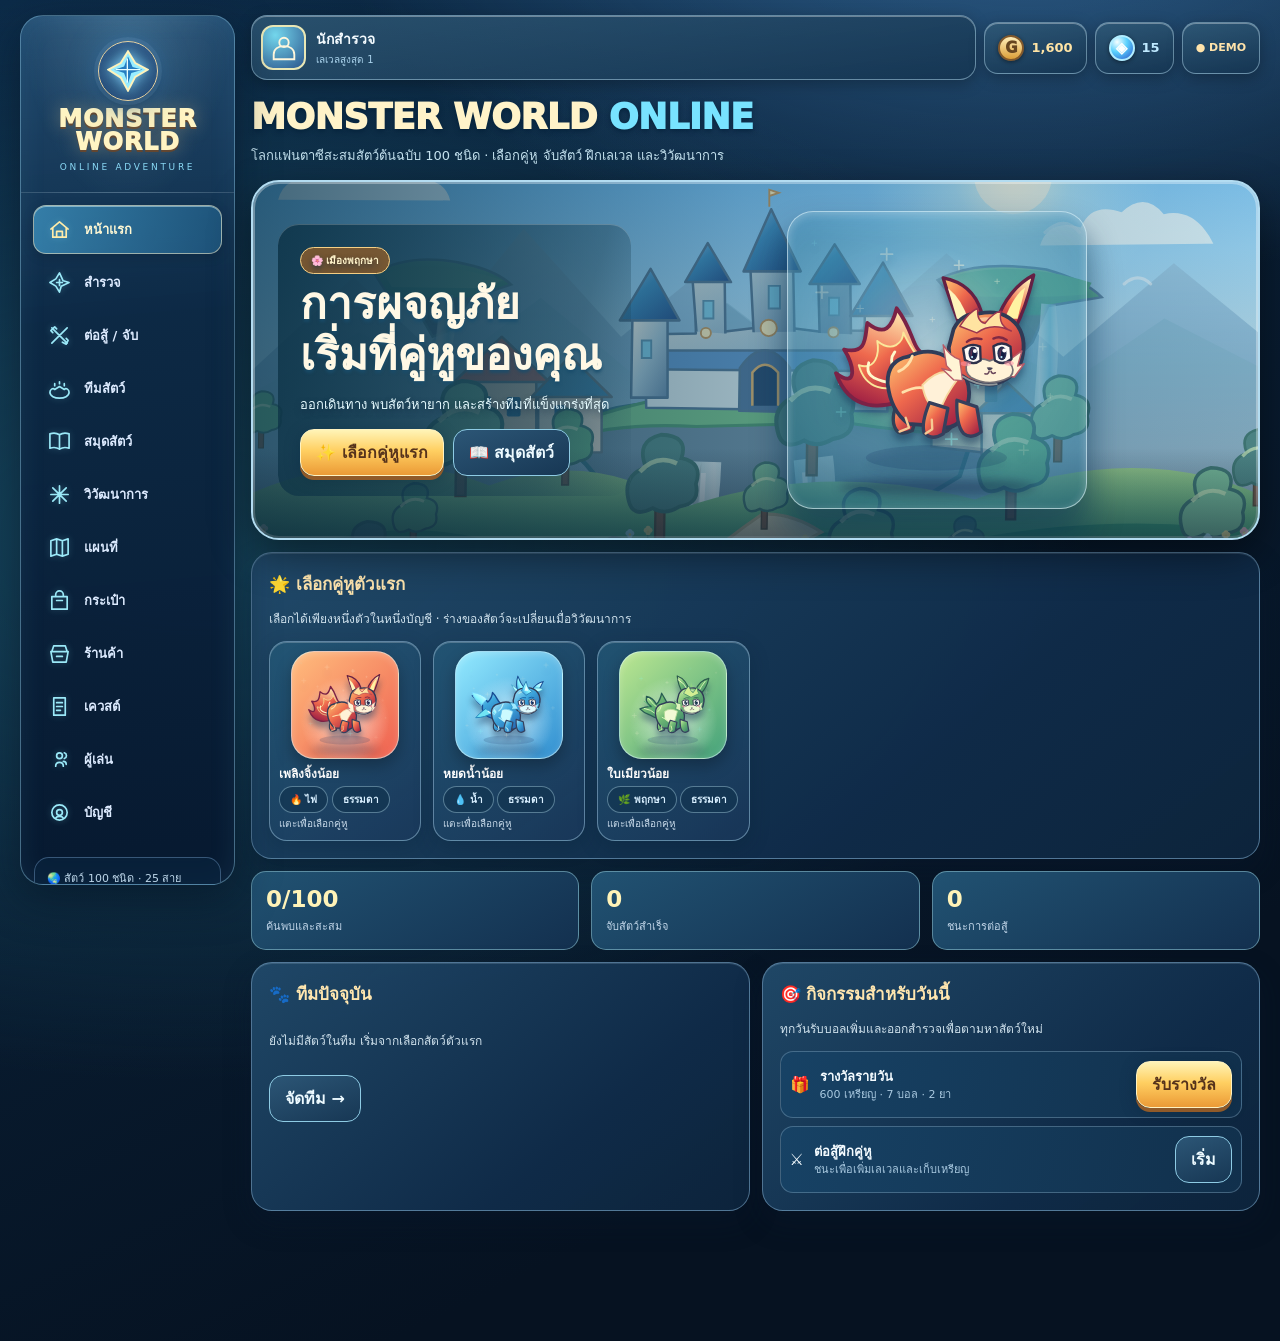
<file: public/monster-world/index.html>
<!doctype html>
<html lang="th"><head>
<meta charset="utf-8"><meta name="viewport" content="width=device-width,initial-scale=1,viewport-fit=cover">
<meta name="theme-color" content="#0d2239"><meta name="description" content="MONSTER WORLD ONLINE - capture, train, battle and evolve 100 original fantasy creatures">
<title>MONSTER WORLD ONLINE · V0.3.1 Hotfix</title>
<link rel="stylesheet" href="./style.css?v=030">
</head>
<body>
<div id="app">
 <aside class="sidebar">
  <div class="logo"><div class="logo-mark"><svg viewBox="0 0 64 64" aria-hidden="true"><path d="M32 2 43 20 62 30 43 41 32 62 21 42 2 30 21 20Z" fill="#98edff" stroke="#fff3bb" stroke-width="3"/><path d="M32 10 39 26 54 30 37 35 32 51 26 35 11 30 26 25Z" fill="#247dc1"/><path d="M31 13v37M13 30h38" stroke="#e9ffff" stroke-width="2"/></svg></div><strong>MONSTER<br>WORLD</strong><em>ONLINE ADVENTURE</em></div>
  <nav class="side-nav" id="menu" aria-label="เมนูเกม"></nav>
  <div class="side-note">🌏 สัตว์ 100 ชนิด · 25 สายวิวัฒนาการ<br>เซิร์ฟเวอร์ป้องกันการแก้ไขเหรียญและสัตว์</div>
 </aside>
 <main class="main">
  <header class="hud" aria-label="สถานะผู้เล่น">
   <div class="hud-user"><div class="hud-icon"><svg viewBox="0 0 32 32" aria-hidden="true"><circle cx="16" cy="10" r="5"/><path d="M5 28v-5c0-6 5-9 11-9s11 3 11 9v5Z"/></svg></div><div><strong id="trainer">นักสำรวจ</strong><small id="team-level">เลเวลสูงสุด 1</small></div></div>
   <div class="hud-chip gold"><span class="currency-icon" aria-hidden="true">G</span> <span id="coins">1,600</span></div>
   <div class="hud-chip ball"><span class="currency-icon ball" aria-hidden="true">◈</span> <span id="balls">15</span></div>
   <div class="hud-chip mode" id="mode">● DEMO</div>
  </header>
  <div id="view" role="main"></div>
 </main>
</div>
<nav id="mobile-menu" class="nav-mobile" aria-label="เมนูมือถือ"></nav>
<div id="toast" aria-live="polite"></div>
<script src="../config.js"></script>
<script defer src="./game.js?v=031"></script>
</body></html>
</file>
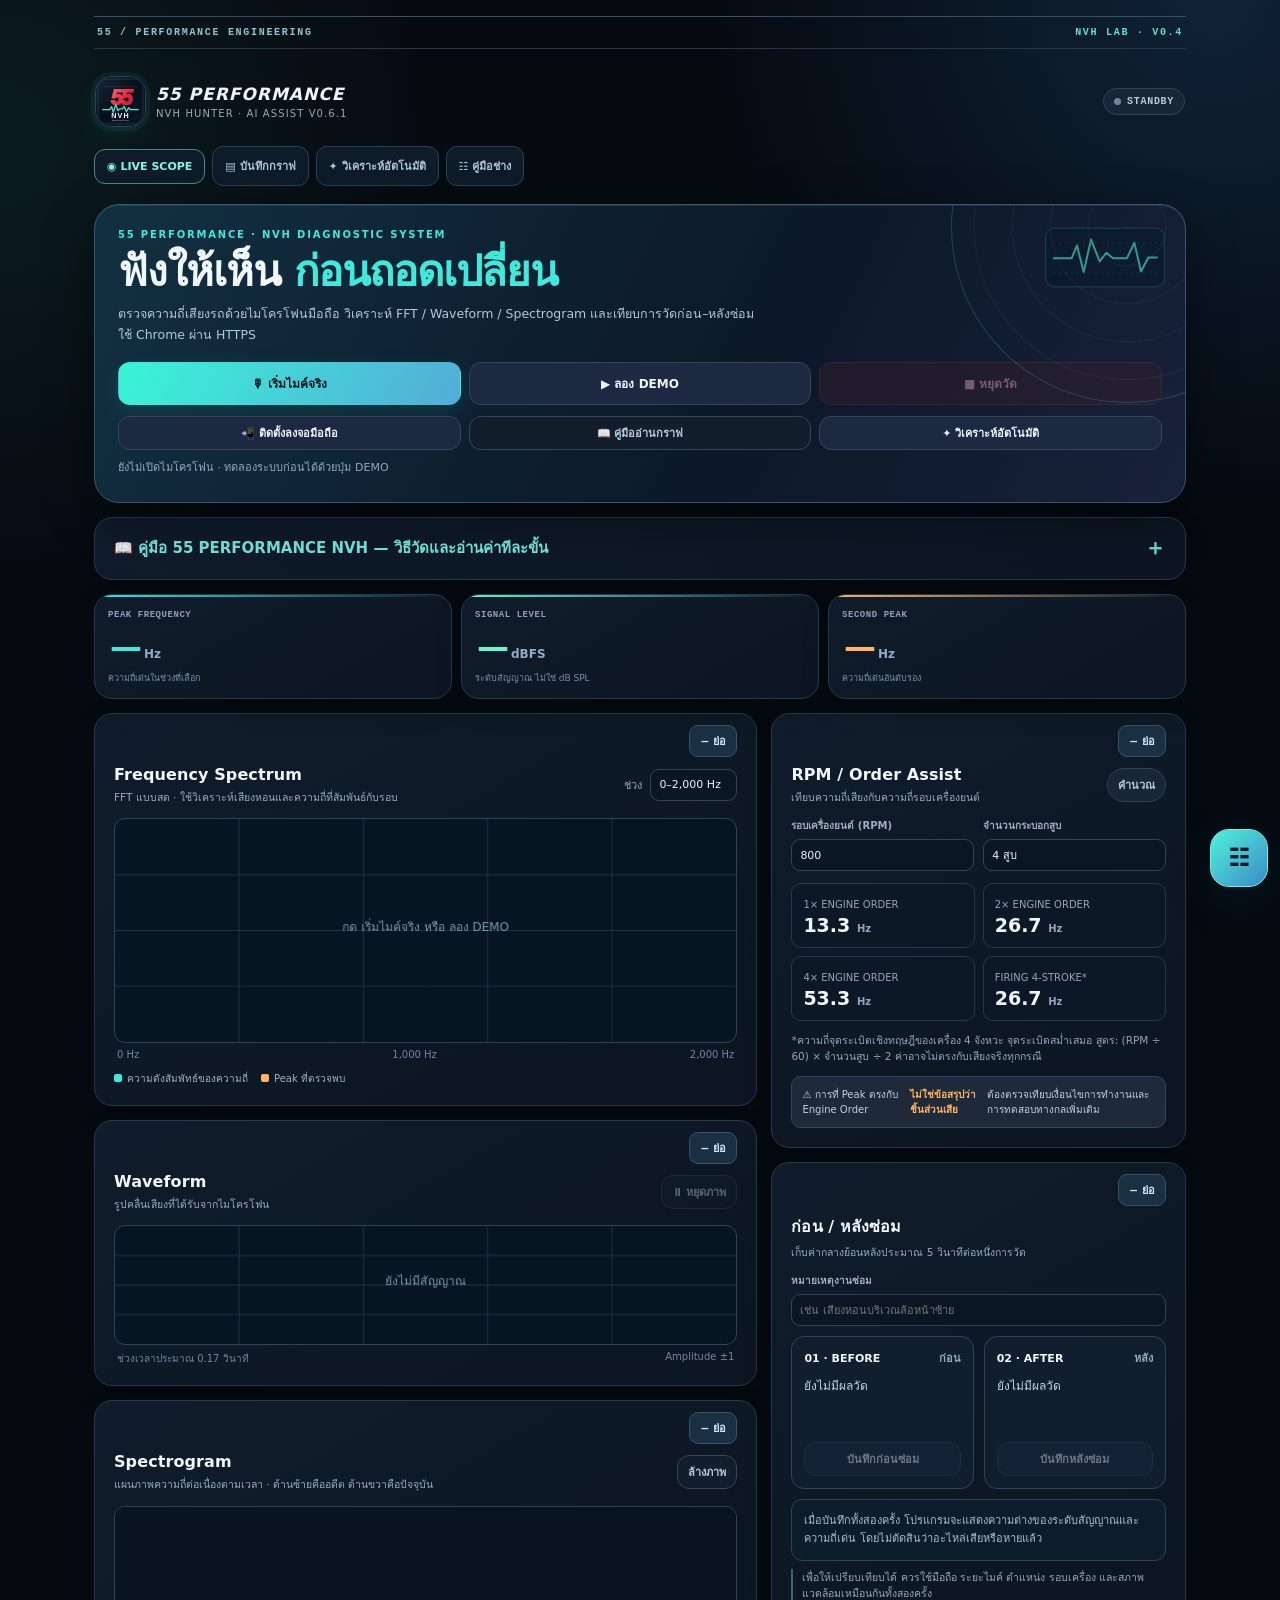
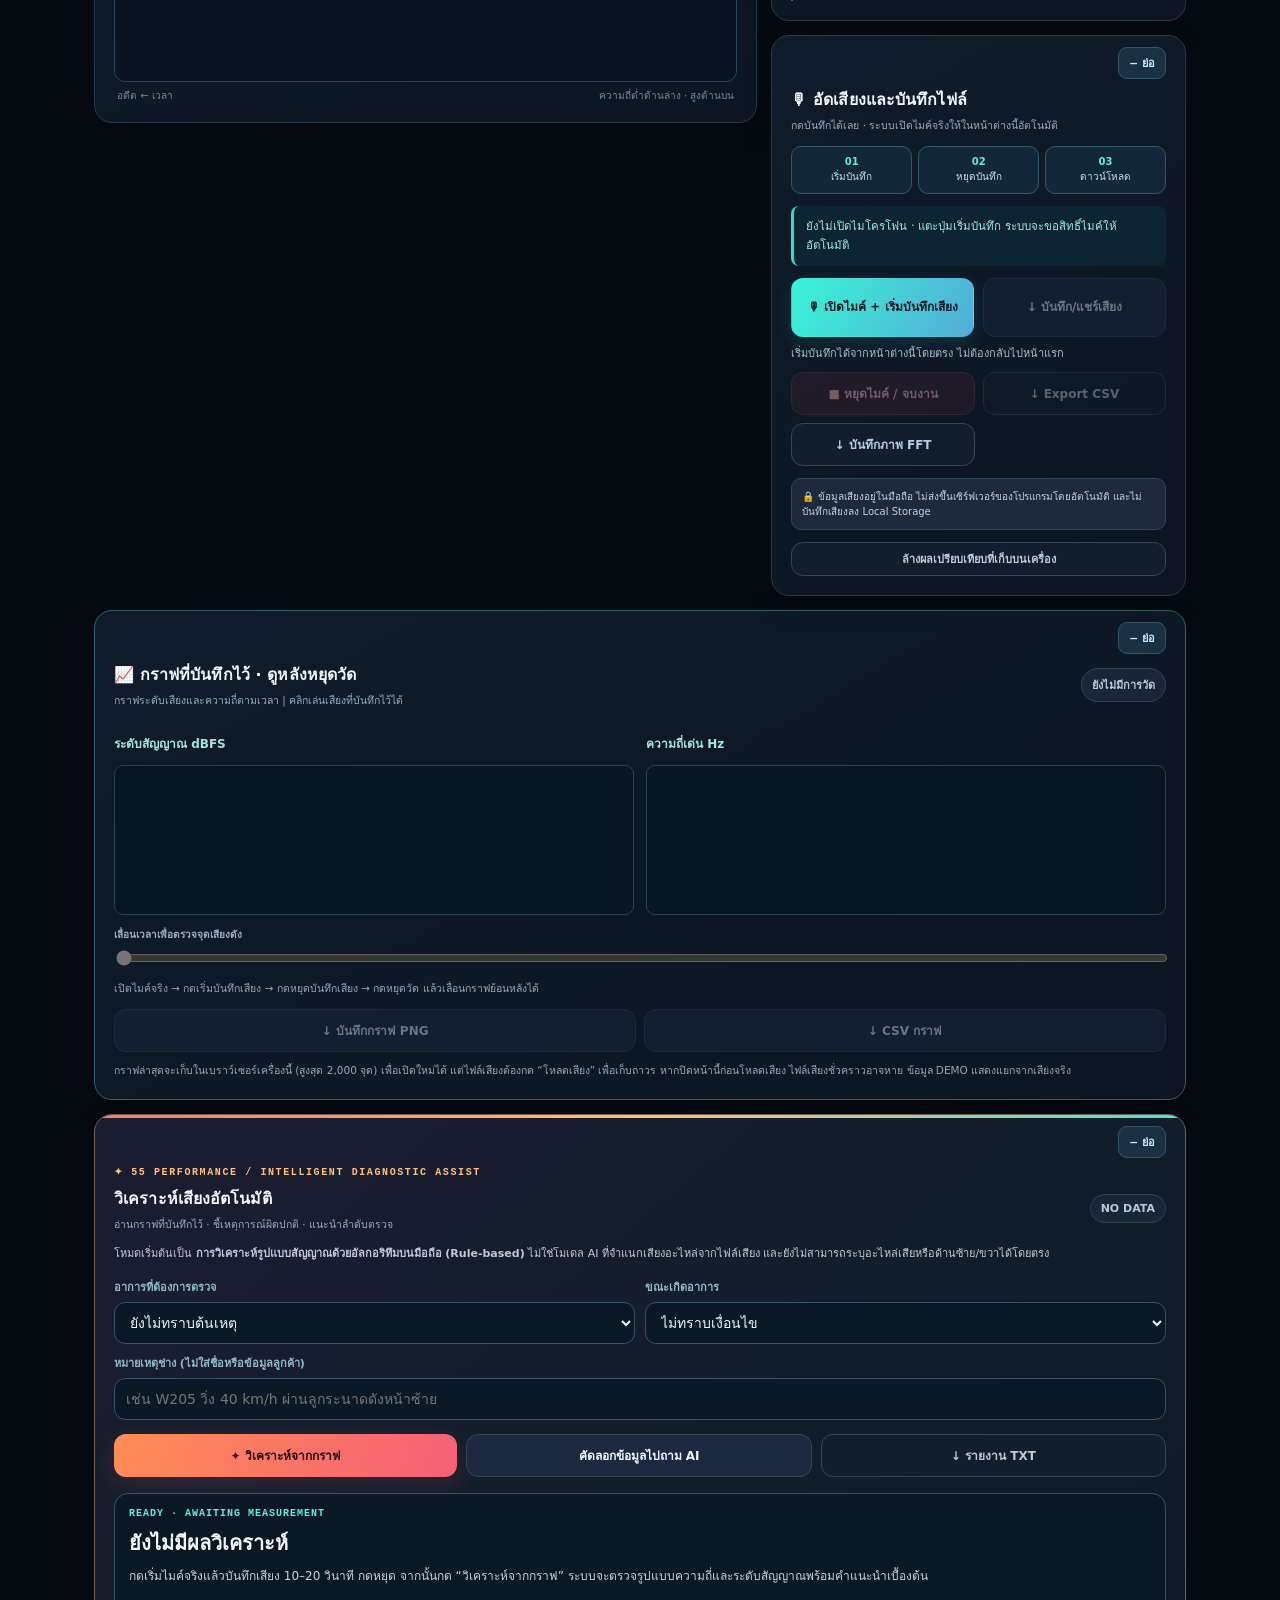
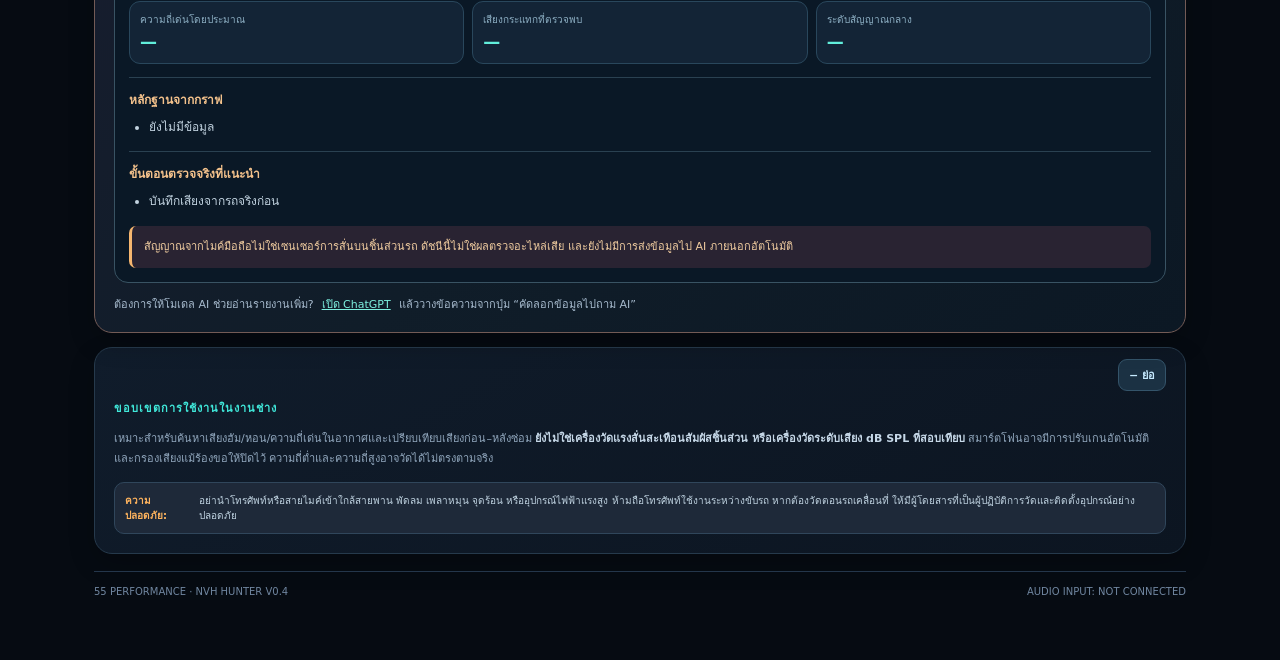
<file: public/nvh/index.html>
<!doctype html>
<html lang="th">
<head>
<meta charset="utf-8">
<meta name="viewport" content="width=device-width, initial-scale=1, viewport-fit=cover">
<meta name="theme-color" content="#0a101a">
<meta name="description" content="55 MB NVH HUNTER — Mobile Noise & Vibration Diagnosis Assistant">
<title>55 PERFORMANCE NVH HUNTER</title>
<link rel="manifest" href="./manifest.webmanifest">
<link rel="icon" type="image/svg+xml" href="./icon.svg">
<link rel="icon" type="image/png" sizes="192x192" href="./icon-192.png">
<link rel="apple-touch-icon" href="./icon-192.png">
<meta name="apple-mobile-web-app-capable" content="yes">
<meta name="apple-mobile-web-app-status-bar-style" content="black-translucent">
<meta name="application-name" content="55 NVH HUNTER">
<meta property="og:title" content="55 PERFORMANCE NVH HUNTER">
<style>
:root{color-scheme:dark;--bg:#080e18;--panel:#111a29;--panel2:#152133;--line:#263448;--text:#edf5ff;--dim:#8e9db4;--cyan:#48e7ed;--teal:#49d6aa;--amber:#ffbf66;--pink:#d29bff;--red:#ff7e91;--radius:17px}
*{box-sizing:border-box;-webkit-tap-highlight-color:transparent}html{scroll-behavior:smooth}body{margin:0;background:radial-gradient(ellipse at 8% -8%,#123349 0%,transparent 35%),var(--bg);color:var(--text);font-family:system-ui,-apple-system,"Noto Sans Thai",Tahoma,sans-serif;font-size:14px;font-variant-numeric:tabular-nums}
button,input,select{font:inherit}button{cursor:pointer}button:disabled{cursor:not-allowed;opacity:.42}button:focus-visible,input:focus-visible,select:focus-visible{outline:2px solid var(--cyan);outline-offset:3px}
.wrap{width:min(1120px,100%);margin:auto;padding:16px 14px 64px}.topbar{display:flex;align-items:center;justify-content:space-between;gap:12px;padding:8px 0 17px}.brand{display:flex;gap:10px;align-items:center}.emblem{display:grid;place-items:center;width:43px;height:43px;border-radius:13px;background:linear-gradient(140deg,#49e8e2,#0d827d);font-size:18px;color:#05121a;font-weight:950;box-shadow:0 4px 24px #33d6d42e}.brand strong{display:block;font-weight:850;letter-spacing:.35px;font-size:15px}.brand small{color:var(--dim);font-size:10px;letter-spacing:1.8px}.tag,.state{display:inline-flex;align-items:center;gap:6px;padding:7px 10px;background:#182636;border:1px solid #304354;color:#b8c9dc;border-radius:999px;font-size:11px;font-weight:800;white-space:nowrap}.dot{height:7px;width:7px;background:#71869e;border-radius:50%}.state.live .dot{background:var(--teal);box-shadow:0 0 12px var(--teal)}.state.demo .dot{background:var(--amber);box-shadow:0 0 12px var(--amber)}
.hero{padding:20px 20px 18px;background:linear-gradient(114deg,#132d3f,#111c2a 64%,#161c32);border:1px solid #244052;border-radius:22px;position:relative;overflow:hidden;margin-bottom:14px}.hero:after{content:"";position:absolute;right:-72px;top:-100px;width:250px;height:250px;border-radius:100%;border:50px solid #35ded510;pointer-events:none}.eyebrow{color:var(--cyan);font-weight:800;letter-spacing:1.8px;font-size:10px;margin-bottom:8px}.hero h1{font-size:clamp(24px,5.1vw,40px);line-height:1.15;margin:0 0 8px;font-weight:860;letter-spacing:-.8px}.hero h1 span{color:var(--cyan)}.hero p{color:#b6c7d8;line-height:1.65;margin:0;font-size:12.5px;max-width:630px}.actionbar{display:grid;grid-template-columns:1fr 1fr 1fr;gap:8px;margin:16px 0 0}.btn{min-height:43px;border:1px solid #35455b;background:#202d40;color:#edf5ff;border-radius:12px;padding:9px 11px;font-weight:780;font-size:12px;transition:background .15s}.btn:active{transform:translateY(1px)}.btn.primary{background:linear-gradient(125deg,#48e8e1,#38a9cf);border-color:transparent;color:#071721}.btn.stop{border-color:#63364a;color:#ffb5bd;background:#381e2c}.btn.secondary{background:#1c2940}.btn.muted{background:#121e2b;color:#b8cbe1}.btn.success{color:#65edb6;border-color:#346253}.btn.pill{border-radius:30px}.btn.full{width:100%}.btn.small{min-height:34px;padding:6px 10px;font-size:11px}#notice{margin:10px 0 0;min-height:18px;color:#90a8be;font-size:11px;line-height:1.5}#notice.warn{color:var(--amber)}#notice.error{color:#ff9fac}#notice.ok{color:var(--teal)}
.kpis{display:grid;grid-template-columns:repeat(3,1fr);gap:9px;margin:14px 0}.metric{padding:15px 13px 13px;background:var(--panel);border:1px solid var(--line);border-radius:var(--radius);min-width:0}.metric .lab{color:#8fa1b9;font-size:10px;font-weight:700;letter-spacing:.3px}.metric .val{font-weight:850;letter-spacing:-.7px;line-height:1.23;margin-top:8px;font-size:clamp(20px,4.8vw,32px);white-space:nowrap}.metric .val span{font-size:12px;color:#92acc1;font-weight:650;letter-spacing:0;margin-left:2px}.metric .tip{font-size:9px;color:#7890aa;margin-top:5px;line-height:1.4}.accent{color:var(--cyan)}.green{color:var(--teal)}.gold{color:var(--amber)}
.grid2{display:grid;grid-template-columns:minmax(0,1.6fr) minmax(0,1fr);gap:14px;align-items:start}.card{background:var(--panel);border:1px solid var(--line);border-radius:var(--radius);padding:17px;margin-bottom:14px;overflow:hidden}.card-title{display:flex;align-items:center;justify-content:space-between;flex-wrap:wrap;gap:10px;margin-bottom:13px}.card h2{margin:0;font-size:15px;letter-spacing:.1px}.subtitle{color:var(--dim);font-size:10.5px;margin:5px 0 0;line-height:1.55}.bar{display:flex;align-items:center;gap:8px;flex-wrap:wrap}.ctrl{appearance:none;background:#0b1624;border:1px solid #344256;color:#eaf4ff;border-radius:9px;padding:7px 8px;font-size:11px;min-height:32px;max-width:100%}.ctrl.number{width:95px}.ctrl.wide{width:100%}.mini{color:var(--dim);font-size:11px}.plot{width:100%;height:225px;display:block;border:1px solid #293c4c;background:linear-gradient(180deg,#0c1928,#091420);border-radius:11px}.plot.wave{height:120px}.plot.water{height:176px}.axis{display:flex;justify-content:space-between;color:#7088a2;font-size:10px;margin:6px 3px 0}.legend{display:flex;gap:13px;flex-wrap:wrap;color:#9fb1c6;font-size:10px;margin-top:11px}.swatch{display:inline-block;width:8px;height:8px;border-radius:2px;margin-right:5px;background:var(--cyan)}.swatch.pink{background:var(--pink)}.swatch.gold{background:var(--amber)}
.rpm-layout{display:grid;grid-template-columns:1fr 1fr;gap:9px}.field label{display:block;color:#9cafc4;font-size:10px;font-weight:750;margin-bottom:6px}.field input,.field select{width:100%}.orders{display:grid;grid-template-columns:1fr 1fr;gap:8px;margin-top:12px}.order{background:#0d1826;border:1px solid #25394e;border-radius:10px;padding:11px}.order small{color:#91a6bc;font-size:10px}.order strong{display:block;font-size:19px;margin-top:3px}.help{line-height:1.55;font-size:10.5px;color:#90a6bc}.hint{display:flex;gap:7px;align-items:flex-start;padding:10px;background:#1e2939;border:1px solid #30465b;border-radius:10px;color:#bfd2e0;font-size:10px;line-height:1.5;margin-top:12px}.hint b{color:var(--amber)}
.stepnote{border-left:2px solid #356778;padding-left:9px;margin-top:8px;color:#91a6bb;font-size:10.5px;line-height:1.55}.section-header{font-size:11px;font-weight:820;letter-spacing:1px;color:var(--cyan);margin:0 0 12px;text-transform:uppercase}.compare{display:grid;grid-template-columns:1fr 1fr;gap:10px}.capture{background:#101e2d;border:1px solid #344457;border-radius:13px;padding:12px}.capture .captitle{display:flex;align-items:center;justify-content:space-between;gap:5px;font-size:11px;font-weight:800}.capture .capstats{min-height:55px;margin:10px 0;color:#c5d3e3;font-size:12px;line-height:1.6}.capstats strong{color:var(--cyan)}.capture .date{color:#7c94aa;font-size:10px;margin-top:5px}.compare-result{padding:12px;margin-top:10px;background:#0d1c2b;border:1px solid #2d4253;border-radius:11px;font-size:11px;line-height:1.6;color:#a6bdd0}.tool-actions{display:grid;grid-template-columns:1fr 1fr;gap:8px}.record{display:flex;align-items:center;gap:8px;color:#a7bbcc;font-size:11px;margin-top:9px;line-height:1.5}.red-dot{width:8px;height:8px;background:var(--red);border-radius:50%;box-shadow:0 0 9px #ff7e917d}.footer{color:#70879c;font-size:10px;line-height:1.8;margin-top:16px;padding:0 2px}.footer strong{color:#d4a7a9}.footstrip{display:flex;justify-content:space-between;gap:10px;flex-wrap:wrap;border-top:1px solid #24364b;padding-top:14px;margin-top:17px;font-size:10px;color:#7086a0}.pill-demo{color:#fbd499;background:#4b3725;padding:3px 6px;border-radius:6px}
@media(max-width:760px){.grid2{grid-template-columns:1fr}.wrap{padding:12px 10px 60px}.topbar{padding:7px 4px 16px}.card{padding:13px}.hero{padding:18px 16px}.metric{padding:13px 10px}.metric .val{font-size:clamp(19px,5vw,24px)}.metric .tip{font-size:8.8px}.actionbar .btn{font-size:11px;padding:8px 5px}.plot{height:207px}.plot.water{height:152px}.kpis{gap:7px}}
@media(max-width:370px){.brand strong{font-size:13px}.tag{font-size:9px}.metric .val{font-size:19px}.hero h1{font-size:23px}.actionbar{grid-template-columns:1fr 1fr}.actionbar .btn:last-child{grid-column:1/-1}.compare{grid-template-columns:1fr}}
@media(prefers-reduced-motion:reduce){*{scroll-behavior:auto;transition:none!important}}

.usage-guide{border-color:#35576a;background:linear-gradient(140deg,#14253a,#101b2b)}
.usage-guide summary{cursor:pointer;color:#75eadc;font-size:15px;font-weight:800;line-height:1.55;list-style:none;display:flex;align-items:center;justify-content:space-between;gap:8px}
.usage-guide summary::-webkit-details-marker{display:none}
.usage-guide summary::after{content:'＋';font-size:22px;line-height:1;color:#5de1d3}
.usage-guide[open] summary::after{content:'−'}
.guide-intro{font-size:12px;color:#b5c7d7;line-height:1.85;margin:10px 0 16px}
.guide-grid{display:grid;grid-template-columns:repeat(2,minmax(0,1fr));gap:11px}
.guide-box{padding:12px;background:#0b1626;border:1px solid #2a4054;border-radius:13px}
.guide-box h3{margin:0 0 8px;color:#fff;font-size:13px}
.guide-box p,.guide-box li{font-size:11.5px;line-height:1.85;color:#bed0df;margin:0}
.guide-box ul,.guide-box ol{margin:6px 0 0;padding-left:21px}
.guide-box strong{color:#6be7d5}
.guide-table{width:100%;border-collapse:collapse;font-size:11.5px;line-height:1.7}
.guide-table th,.guide-table td{text-align:left;border-bottom:1px solid #304153;padding:8px 5px;vertical-align:top}
.guide-table th{color:#62e6d4}
.guide-wide{grid-column:1/-1}
.quick-links{display:flex;gap:8px;flex-wrap:wrap;margin-top:11px;margin-bottom:9px}
.quick-links .btn{flex:1;min-width:125px}
.guide-alert{font-size:11.5px;line-height:1.85;margin-top:12px;border-left:3px solid #ffbf66;background:#272435;padding:11px 12px;border-radius:7px;color:#ffd9a2}
.brand-logo{width:45px;height:45px;object-fit:contain;border-radius:12px;border:1px solid #284457;flex-shrink:0}
@media(max-width:600px){.guide-grid{grid-template-columns:1fr}.guide-box{padding:11px}.guide-wide{grid-column:auto}.usage-guide summary{font-size:13px}.quick-links .btn{min-width:0}}
.historyGrid{display:grid;grid-template-columns:1fr 1fr;gap:12px}.historyGrid canvas{display:block;width:100%;height:150px;background:#081624;border:1px solid #294153;border-radius:9px}.historyGrid h3{font-size:12px;color:#a4e3de}.historyPanel{border-color:#315d66}.historyPanel input[type=range]{width:100%;accent-color:#43d8cf}.historyPanel audio{width:100%;margin:10px 0}.historyPanel .help{line-height:1.75}@media(max-width:650px){.historyGrid{grid-template-columns:1fr}}
/* 55 PERFORMANCE NVH HUNTER V0.6.1 — TECH CONSOLE */
:root{--bg:#060b12;--panel:#0e1825;--panel2:#112131;--line:#274056;--text:#f0f7ff;--dim:#93abc0;--cyan:#40e9db;--teal:#67f5ce;--amber:#ffb45e;--pink:#caa5ff;--radius:18px}
body{background:radial-gradient(circle at 95% 0%,#17345290 0%,transparent 33%),radial-gradient(circle at 0% 16%,#153a385a,transparent 29%),#060b12;background-attachment:fixed}
.wrap{max-width:1160px}
.topbar{padding:12px 1px 18px}
.brand strong{font-size:17px;letter-spacing:1px;font-style:italic}
.brand small{font-size:10px;letter-spacing:1.1px}
.brand-logo{width:51px;height:51px;border-radius:16px;box-shadow:0 0 0 4px #36d9d010,0 8px 25px #40e9db14}
.state{font-family:ui-monospace,monospace;letter-spacing:.7px;font-size:10px}
.lab-ribbon{display:flex;justify-content:space-between;align-items:center;gap:12px;border-top:1px solid #335364;border-bottom:1px solid #203949;color:#8fc5cf;padding:10px 3px;font:700 10px ui-monospace,monospace;letter-spacing:1.7px;margin-bottom:15px}
.lab-ribbon span:last-child{color:#61e0ce}
.nav-rail{display:flex;align-items:center;gap:7px;overflow-x:auto;margin-bottom:14px;scrollbar-width:none;padding:1px 0 4px}
.nav-rail::-webkit-scrollbar{display:none}
.nav-rail a{white-space:nowrap;padding:10px 12px;border:1px solid #284153;background:#0e1c29;color:#adc6d6;border-radius:11px;text-decoration:none;font-size:11px;font-weight:750}
.nav-rail a:focus-visible,.nav-rail a:hover{color:#77ffe7;border-color:#3aafad}
.nav-rail a:first-child{border-color:#408c91;color:#83f9e6}
.hero{border-radius:25px;border:1px solid #38576a;background:linear-gradient(116deg,#123041,#0c1828 60%,#18213a);box-shadow:0 17px 50px #0006, inset 0 1px 0 #bceaff1b;min-height:236px;padding:24px 23px}
.hero:after{right:-118px;top:-154px;width:350px;height:350px;border:1px solid #56f1eb32;background:repeating-radial-gradient(circle,#47dbdc0f 0px,#47dbdc0f 1px,transparent 2px,transparent 38px);border-radius:50%}
.hero h1{font-size:clamp(26px,5.8vw,42px);max-width:700px;letter-spacing:-1.2px}
.hero p{max-width:650px}
.hero-scope{position:absolute;right:20px;top:17px;width:120px;height:71px;opacity:.58;pointer-events:none}
.btn{border-radius:12px}
.btn.primary{background:linear-gradient(120deg,#39f5d7,#54acd7);box-shadow:0 6px 20px #2ddcc122}
.btn.ai-cta{background:linear-gradient(110deg,#ff8d55,#f55f77);border:none;color:#200d18;font-weight:900;box-shadow:0 7px 25px #f5686d24}
.card,.metric{background:linear-gradient(150deg,#101c2b,#0c1521);border-color:#263a4c;box-shadow:0 10px 27px #0003}
.card{padding:19px}
.card h2{font-size:16px}
.metric{position:relative;overflow:hidden}
.metric:before{content:"";position:absolute;top:0;left:0;right:0;height:2px;background:linear-gradient(90deg,#37e9d9,transparent)}
.metric:nth-child(2):before{background:linear-gradient(90deg,#67f5ce,transparent)}
.metric:nth-child(3):before{background:linear-gradient(90deg,#ffb45e,transparent)}
.metric .lab{font-family:ui-monospace,monospace;font-size:9px;letter-spacing:.55px}
.plot{background:#071522;border-color:#294658}
.historyPanel{border-color:#32626e}
.ai-panel{border:1px solid #735b56;background:linear-gradient(140deg,#1b1d31,#101d29 60%,#0c1824);position:relative;overflow:hidden}
.ai-panel:before{content:"";position:absolute;top:0;left:0;right:0;height:3px;background:linear-gradient(90deg,#f77c61,#ffc076,#46e6d7)}
.ai-eyebrow{color:#ffc180;font:750 10px ui-monospace,monospace;letter-spacing:1.6px;margin:0 0 8px}
.ai-label{font-size:11px;color:#bdcbd9;line-height:1.7}
.ai-controls{display:grid;grid-template-columns:1fr 1fr;gap:10px;margin:14px 0}
.ai-controls label{display:block;color:#91b9c8;font-weight:700;font-size:11px;margin-bottom:6px}
.ai-controls select,.ai-controls input{width:100%;min-height:42px;background:#0b1927;border:1px solid #385066;color:#eaf8ff;border-radius:11px;padding:9px 11px}
.ai-controls .full{grid-column:1/-1}
.ai-actions{display:flex;gap:9px;flex-wrap:wrap}
.ai-actions .btn{flex:1;min-width:160px}
.ai-results{margin-top:16px;border-radius:14px;border:1px solid #395363;background:#0a1826;padding:14px}
.ai-stamp{font:750 10px ui-monospace,monospace;color:#61eddb;letter-spacing:1px}
.ai-results h3{margin:10px 0 6px;font-size:20px;color:#f3f8ff;line-height:1.4}
.ai-results p{font-size:12px;line-height:1.9;color:#c2d3e2;margin:8px 0}
.ai-tiles{display:grid;grid-template-columns:repeat(3,minmax(0,1fr));gap:8px;margin:13px 0}
.ai-tile{padding:11px 10px;background:#132436;border:1px solid #29475c;border-radius:11px}
.ai-tile small{display:block;font-size:10px;color:#8caec2;line-height:1.4}
.ai-tile strong{display:block;font-size:17px;color:#61eedb;margin-top:5px;overflow-wrap:anywhere}
.ai-section{border-top:1px solid #2a4151;padding-top:12px;margin-top:12px}
.ai-section h4{font-size:12px;color:#f4c28c;margin:0 0 7px}
.ai-section ul{margin:0;padding-left:20px;color:#c3d4e1;font-size:12px;line-height:1.95}
.ai-alert{background:#292332;border-left:3px solid #f6b66f;padding:11px 12px;border-radius:7px;color:#f1cda0;font-size:11px;line-height:1.8;margin-top:13px}
.ai-external{display:flex;align-items:center;gap:8px;flex-wrap:wrap;font-size:11px;margin-top:12px;color:#a7bbce}
.ai-external a{color:#7df0df}
.ai-event{display:inline-block;margin:4px;padding:6px 9px;background:#182a3b;border:1px solid #476073;color:#7df0df;border-radius:8px;font-size:11px;cursor:pointer}
.ai-event:focus-visible{outline:2px solid #7df0df}
#analysisPanel{scroll-margin-top:18px}#historyPanel{scroll-margin-top:18px}#usageGuide{scroll-margin-top:18px}
@media(max-width:760px){.hero{padding:21px 17px}.hero-scope{width:82px;height:53px;right:8px;top:9px;opacity:.36}.card{padding:14px}.nav-rail a{font-size:10px;padding:9px 11px}}
@media(max-width:450px){.hero h1{max-width:280px}.ai-tiles{grid-template-columns:1fr 1fr}.ai-tiles .ai-tile:last-child{grid-column:1/-1}.ai-controls{grid-template-columns:1fr}.ai-controls .full{grid-column:auto}.ai-actions .btn{min-width:135px}.lab-ribbon{letter-spacing:.7px;font-size:9px}}

/* V0.5 FLOATING WINDOWS + ANDROID AUDIO EXPORT */
.float-lock{overflow:hidden}
.nvh-float-backdrop{position:fixed;inset:0;background:rgba(3,8,16,.78);z-index:1380;backdrop-filter:blur(5px)}
.nvh-float-dock{position:fixed;z-index:1450;right:12px;bottom:max(13px,env(safe-area-inset-bottom));display:flex;flex-direction:column;align-items:flex-end;gap:9px}
.nvh-float-fab{width:58px;height:58px;border:1px solid #6df3e5;border-radius:19px;background:linear-gradient(135deg,#52f1dc,#388cc5);color:#071724;box-shadow:0 12px 34px #001820bf;font-weight:950;font-size:24px}
.nvh-float-menu{width:min(330px,calc(100vw - 24px));max-height:65vh;overflow-y:auto;background:#0b1828;border:1px solid #3c6c75;border-radius:20px;padding:14px;box-shadow:0 15px 50px #000b}
.nvh-float-menu[hidden],.nvh-float-backdrop[hidden],.nvh-float-close[hidden],.audio-recovery[hidden]{display:none!important}
.float-menu-grid{display:grid;grid-template-columns:1fr 1fr;gap:9px;margin-top:11px}
.float-menu-grid button{min-height:43px;text-align:left;border:1px solid #355164;border-radius:11px;background:#14283a;color:#e4f7ff;font-weight:750;font-size:11px;padding:9px}
.float-menu-grid button:active{background:#205066}
.float-menu-head{display:flex;align-items:center;justify-content:space-between;gap:8px;color:#fff}
.float-menu-head strong{font-size:15px}
.float-menu-head button{background:#192c3d;color:#eff;border:1px solid #365268;border-radius:9px;padding:8px 11px}
.card.float-panel{position:fixed!important;z-index:1405!important;top:7vh;left:50%;transform:translateX(-50%);width:min(790px,calc(100vw - 22px));max-height:85vh;overflow:auto!important;margin:0!important;border:1px solid #5ad8c5!important;box-shadow:0 22px 65px #000b;background:#0a1929!important;padding-top:51px!important}
.nvh-float-close{position:fixed;z-index:1410;right:max(19px,calc((100vw - 790px)/2 + 10px));top:calc(7vh + 9px);border:1px solid #5e7788;border-radius:10px;background:#273f51;color:#fff;font-size:12px;padding:8px 12px}
.card.float-collapsed>:not(.float-toolline):not(.card-title):not(.section-header):not(.ai-eyebrow){display:none!important}
.float-toolline{display:flex;justify-content:flex-end;gap:7px;margin:-8px 0 8px}
.float-collapse-btn{min-height:31px;border:1px solid #34546a;border-radius:9px;background:#1b3143;color:#c6eaff;font-size:11px;font-weight:800;padding:6px 10px}
.audio-recovery{margin-top:11px;padding:12px;background:#102537;border:1px solid #406376;border-radius:12px}
.audio-recovery strong{display:block;font-size:12px;color:#aaf5e4;margin-bottom:8px}
.audio-recovery audio{width:100%;margin-top:7px}
.audio-recovery a{display:block;margin:8px 0 0;background:#22554c;border:1px solid #4dd8c0;border-radius:10px;padding:11px;text-align:center;color:#e8fff8;text-decoration:none;font-size:12px;font-weight:800;overflow-wrap:anywhere}
.audio-recovery small{display:block;font-size:10px;line-height:1.6;color:#a7c3d3;margin-top:8px}
#downloadStatus{color:#7ae4ce;font-size:11px;min-height:18px;margin-top:6px}
@media(max-width:450px){.card.float-panel{top:5vh;max-height:90vh}.nvh-float-close{top:calc(5vh + 8px);right:19px}.nvh-float-dock{right:11px}}

/* V0.6 RECORDER FIX – record inside floating window */
.rec-flow{display:flex;justify-content:space-between;gap:6px;margin:7px 0 12px}
.rec-flow-stage{flex:1;min-width:0;background:#122739;border:1px solid #35576a;border-radius:10px;padding:9px 5px;text-align:center;font-size:10px;color:#c5e3ec}
.rec-flow-stage small{display:block;font-size:10px;font-weight:900;color:#63ebd7;margin-bottom:2px}
.rec-mic-status{border-left:3px solid #35dbcb;background:#0d2432;color:#9ceadf;padding:11px 12px;border-radius:8px;font-size:11.5px;line-height:1.65}
.rec-main{display:grid;grid-template-columns:1fr 1fr;gap:9px}
.rec-main .rec-primary{min-height:59px;font-size:12px;line-height:1.6}
#recordBtn.recording{border:1px solid #ff9ca8;background:linear-gradient(125deg,#e34b68,#bc2e49);color:#fff;animation:recPulse 1.4s ease-in-out infinite}
@keyframes recPulse{50%{box-shadow:0 0 0 4px #d43d4b26}}
#recMicStatus[data-state="recording"]{color:#ffb4bc;border-color:#ff738c;background:#311d2c}
#recMicStatus[data-state="ready"]{color:#8df1d6;border-color:#53cfa8}
#recMicStatus[data-state="error"]{color:#ffb4bc;border-color:#ff738c}
@media(max-width:380px){.rec-main{grid-template-columns:1fr}.rec-flow-stage{font-size:9px}}
</style>
</head>
<body>
<main class="wrap">
<div class="lab-ribbon"><span>55 / PERFORMANCE ENGINEERING</span><span>NVH LAB · V0.4</span></div>
  <header class="topbar">
    <div class="brand"><img class="brand-logo" src="./icon.svg" alt="55 PERFORMANCE NVH"><div><strong>55 PERFORMANCE</strong><small>NVH HUNTER · AI ASSIST V0.6.1</small></div></div>
    <div class="state" id="stateBadge"><i class="dot"></i><span id="stateText">STANDBY</span></div>
  </header>
<nav class="nav-rail" aria-label="เมนูโปรแกรม">
<a href="#liveDashboard">◉ LIVE SCOPE</a><a href="#historyPanel">▤ บันทึกกราฟ</a><a href="#analysisPanel">✦ วิเคราะห์อัตโนมัติ</a><a href="#usageGuide">☷ คู่มือช่าง</a>
</nav>
  <section class="hero" id="liveDashboard">
    <svg class="hero-scope" viewBox="0 0 180 90" xmlns="http://www.w3.org/2000/svg" aria-hidden="true"><rect x="1" y="1" width="178" height="88" rx="13" fill="#071b2a" stroke="#41ead7" stroke-opacity=".5"/><path d="M12 46H40L48 27L58 67L69 18L82 51L92 38L102 46H123L134 23L144 66L155 45H169" stroke="#48f2dd" fill="none" stroke-width="3" stroke-linejoin="round"/><path d="M12 23H168M12 68H168" stroke="#325067" stroke-width="1" stroke-dasharray="3 6"/></svg>
    <div class="eyebrow">55 PERFORMANCE · NVH DIAGNOSTIC SYSTEM</div>
    <h1>ฟังให้เห็น <span>ก่อนถอดเปลี่ยน</span></h1>
    <p>ตรวจความถี่เสียงรถด้วยไมโครโฟนมือถือ วิเคราะห์ FFT / Waveform / Spectrogram และเทียบการวัดก่อน–หลังซ่อม ใช้ Chrome ผ่าน HTTPS</p>
    <div class="actionbar">
      <button class="btn primary" id="startBtn">🎙 เริ่มไมค์จริง</button>
      <button class="btn secondary" id="demoBtn">▶ ลอง DEMO</button>
      <button class="btn stop" id="stopBtn" disabled>■ หยุดวัด</button>
    </div>
    <div class="quick-links"><button class="btn small secondary" id="installBtn" type="button">📲 ติดตั้งลงจอมือถือ</button><button class="btn small muted" id="guideBtn" type="button">📖 คู่มืออ่านกราฟ</button><button class="btn small secondary" id="goAiBtn" type="button">✦ วิเคราะห์อัตโนมัติ</button></div>
    <div id="notice" role="status" aria-live="polite">ยังไม่เปิดไมโครโฟน · ทดลองระบบก่อนได้ด้วยปุ่ม DEMO</div>
  </section>

  <details class="card usage-guide" id="usageGuide">
    <summary>📖 คู่มือ 55 PERFORMANCE NVH — วิธีวัดและอ่านค่าทีละขั้น</summary>
    <p class="guide-intro">โปรแกรมรับ <strong>เสียงในอากาศจากไมโครโฟน Android</strong> แล้วใช้ FFT แยกพลังงานตามความถี่ วาดรูปคลื่นและกราฟความถี่ตามเวลา พร้อมคำนวณความถี่ที่สัมพันธ์กับรอบเครื่องจาก RPM ที่ช่างกรอกเอง เครื่องมือนี้ช่วยหาเบาะแสของเสียงผิดปกติ ไม่ใช่เครื่องฟันธงอะไหล่เสีย</p>
    <div class="guide-grid">
      <div class="guide-box">
        <h3>01 · เริ่มวัดเสียงจริง</h3>
        <ol><li>เปิดหน้าเว็บนี้ด้วย Chrome ผ่าน HTTPS หรือไอคอนที่ติดตั้งบนหน้าจอ</li><li>กด <strong>เริ่มไมค์จริง</strong> และอนุญาตให้ใช้ไมโครโฟน</li><li>วางมือถือ ณ จุดปลอดภัยและกำหนดระยะห่างคงที่</li><li>รอกราฟนิ่งแล้วบันทึก Hz หรือกด Before / After</li><li>กด <strong>หยุดวัด</strong> เมื่อเสร็จ</li></ol>
        <p><strong>โหมด DEMO</strong> เป็นเสียงจำลอง ไม่ใช่ค่าจากรถ ห้ามนำไปวินิจฉัยจริง</p>
      </div>
      <div class="guide-box">
        <h3>02 · อ่านตัวเลขบนสุด</h3>
        <p><strong>PEAK FREQUENCY (Hz)</strong> ความถี่ที่เด่นที่สุดในย่านที่เลือก เช่น 185 Hz แปลว่าพบองค์ประกอบเสียงเด่นประมาณ 185 รอบคลื่นต่อวินาที <em>ไม่ได้แปลว่าลูกปืนเสีย</em></p>
        <p><strong>SECOND PEAK</strong> ความถี่เด่นอันดับรอง อาจเป็นฮาร์มอนิกของเสียงเดียวกันหรือแหล่งเสียงอื่น</p>
        <p><strong>SIGNAL LEVEL (dBFS)</strong> ระดับสัญญาณดิจิทัล: ค่าใกล้ 0 dBFS คือสัญญาณแรงขึ้น เป็น <strong>ไม่ใช่ dB SPL</strong> และไม่ใช่ระดับเสียงจริงที่สอบเทียบ</p>
      </div>
      <div class="guide-box">
        <h3>03 · Frequency Spectrum (FFT)</h3>
        <p>แกนนอนเป็น <strong>Hz</strong> (ซ้ายความถี่ต่ำ → ขวาความถี่สูง) กราฟยิ่งสูงหมายถึงพลังงานเสียงในย่านนั้นมาก เลือกย่าน 500 / 2,000 / 8,000 Hz เพื่อซูมช่วงที่สนใจ</p>
        <p><strong>ตัวอย่าง:</strong> พบยอดที่ 120 Hz และ 240 Hz อาจเกี่ยวข้องกันเป็นความถี่หลักกับ 2 เท่า ควรลองเปลี่ยนรอบหรือเงื่อนไขงานเพื่อดูว่ายอดเคลื่อนตามหรือไม่</p>
      </div>
      <div class="guide-box">
        <h3>04 · Waveform และ Spectrogram</h3>
        <p><strong>Waveform:</strong> รูปร่างสัญญาณตามเวลา ใช้ดูจังหวะเสียงกระแทก เสียงเป็นพัก ๆ หรือสัญญาณที่ดังขึ้น ไม่สามารถระบุชิ้นส่วนจากรูปคลื่นลำพัง</p>
        <p><strong>Spectrogram:</strong> ซ้ายคืออดีต ขวาคือปัจจุบัน; ความถี่ต่ำอยู่ล่าง สูงอยู่บน แถบสีสว่างแสดงพลังงานมากขึ้น เส้นแนวนอนต่อเนื่องอาจหมายถึงเสียงคงที่ เส้นที่เลื่อนขึ้นเมื่อเร่งอาจสัมพันธ์กับรอบ</p>
      </div>
      <div class="guide-box">
        <h3>05 · RPM / Engine Order</h3>
        <p>ใส่ <strong>RPM จากหน้าปัดหรือเครื่องสแกน</strong> ด้วยตนเอง (โปรแกรมยังไม่อ่าน ECU) โปรแกรมคำนวณ: <strong>1× = RPM ÷ 60</strong>; 2× และ 4× คือสองและสี่เท่า</p>
        <p>เช่น 1,500 RPM → 1× = 25 Hz, 2× = 50 Hz, 4× = 100 Hz; ค่า Firing สำหรับเครื่อง 4 จังหวะคำนวณจากจำนวนสูบ แต่แรงสั่นจริงมีฮาร์มอนิกและแหล่งอื่นได้</p>
      </div>
      <div class="guide-box">
        <h3>06 · ก่อน–หลังซ่อม / Export</h3>
        <p>วัดใน <strong>ตำแหน่งเดิม ระยะเดิม RPM เดิม และสภาพแวดล้อมใกล้เคียงกัน</strong> แล้วกด BEFORE ก่อนซ่อม และ AFTER หลังซ่อม ระบบเทียบค่าเฉลี่ยช่วงล่าสุดประมาณ 5 วินาที</p>
        <p>กด <strong>เริ่มบันทึกเสียง</strong> เพื่อบันทึก WebM; <strong>CSV</strong> เพื่อส่งออกค่าตามเวลา; <strong>PNG</strong> เพื่อเก็บรูป FFT ระหว่างตรวจ</p>
      </div>
      <div class="guide-box guide-wide">
        <h3>07 · อาการที่ใช้ช่วยตรวจได้</h3>
        <table class="guide-table">
          <thead><tr><th>อาการ</th><th>วิธีเปรียบเทียบ</th><th>ข้อควรระวังในการตีความ</th></tr></thead>
          <tbody>
            <tr><td>เสียงหอนตามรอบเครื่อง</td><td>เปรียบเทียบ FFT ที่เดินเบาและรอบสูงขึ้นขณะรถจอดอย่างปลอดภัย</td><td>เสียงอาจมาจากสายพาน ลูกลอก พัดลม หรือระบบอื่น ไม่ใช่คำยืนยัน</td></tr>
            <tr><td>เสียงหอนตามความเร็วรถ</td><td>บันทึกในห้องโดยสารด้วยอุปกรณ์ยึดแน่น ให้ผู้โดยสารเป็นผู้ควบคุม</td><td>มือถืออย่างเดียวแยกลูกปืนล้อ ยาง และเฟืองท้ายไม่ได้แน่นอน</td></tr>
            <tr><td>เสียงกุกกัก / กระแทก</td><td>ดู Waveform และ Spectrogram ว่าเกิดเป็นช่วงใด</td><td>ต้องตรวจช่วงล่างเชิงกลและทดสอบซ้ำ</td></tr>
            <tr><td>ตรวจหลังเปลี่ยนอะไหล่</td><td>เทียบ BEFORE / AFTER ภายใต้เงื่อนไขเดิม</td><td>Auto Gain Control ของไมค์อาจเปลี่ยนระดับเสียงที่วัดได้</td></tr>
          </tbody>
        </table>
      </div>
      <div class="guide-box guide-wide">
        <h3>📲 วิธีติดตั้งไอคอนบน Android</h3>
        <ol><li>เปิด <strong>https://tanawattanwa22-dotcom.github.io/amber-world-class/nvh/</strong> ใน Chrome</li><li>แตะ <strong>⋮</strong> มุมขวาบน เลือก <strong>ติดตั้งแอป</strong> หรือ <strong>เพิ่มลงในหน้าจอหลัก</strong> (ชื่อเมนูขึ้นอยู่กับรุ่น Chrome)</li><li>ยืนยันติดตั้ง จะเห็นไอคอน <strong>55 PERFORMANCE NVH</strong> บนหน้าจอมือถือ</li><li>เข้าไอคอนแล้วกดเริ่มไมโครโฟนเพื่อวัดจริง หากไม่ขึ้นไอคอนใหม่ให้ลบทางลัดเก่าและเพิ่มอีกครั้ง</li></ol>
      </div>
    </div>
    <div class="guide-alert"><strong>ความปลอดภัย:</strong> ห้ามถือมือถือวัดเสียงขณะขับรถหรือเข้าใกล้พัดลม/สายพาน/ท่อไอเสียร้อน ๆ; อย่าวางมือถือในบริเวณที่หล่นเข้าชิ้นส่วนหมุนหรือรบกวนถุงลมนิรภัย ไมค์มือถือวัดเสียงในอากาศ <strong>ไม่ใช่</strong> เซนเซอร์การสั่นชิ้นส่วนโดยตรง และไม่ควรใช้ค่า dBFS เปรียบเทียบระหว่างคนละรุ่นมือถือเพื่อยืนยันงานซ่อม</div>
  </details>
  <section class="kpis" aria-label="ค่าที่วัดได้">
    <div class="metric"><div class="lab">PEAK FREQUENCY</div><div class="val accent"><span id="peakVal" style="font-size:inherit;color:inherit">—</span><span>Hz</span></div><div class="tip">ความถี่เด่นในช่วงที่เลือก</div></div>
    <div class="metric"><div class="lab">SIGNAL LEVEL</div><div class="val green"><span id="rmsVal" style="font-size:inherit;color:inherit">—</span><span>dBFS</span></div><div class="tip">ระดับสัญญาณ ไม่ใช่ dB SPL</div></div>
    <div class="metric"><div class="lab">SECOND PEAK</div><div class="val gold"><span id="secondVal" style="font-size:inherit;color:inherit">—</span><span>Hz</span></div><div class="tip">ความถี่เด่นอันดับรอง</div></div>
  </section>
  <div class="grid2">
    <div>
      <section class="card" id="scopeFFT">
        <div class="card-title"><div><h2>Frequency Spectrum <span class="pill-demo" id="demoMark" hidden>SIMULATED</span></h2><p class="subtitle">FFT แบบสด · ใช้วิเคราะห์เสียงหอนและความถี่ที่สัมพันธ์กับรอบ</p></div><div class="bar"><label class="mini" for="freqRange">ช่วง</label><select id="freqRange" class="ctrl"><option value="500">0–500 Hz</option><option value="2000" selected>0–2,000 Hz</option><option value="5000">0–5,000 Hz</option><option value="10000">0–10,000 Hz</option></select></div></div>
        <canvas class="plot" id="spectrum" aria-label="กราฟความถี่เสียง"></canvas><div class="axis"><span>0 Hz</span><span id="sAxisMid">1,000 Hz</span><span id="sAxisMax">2,000 Hz</span></div>
        <div class="legend"><span><i class="swatch"></i>ความดังสัมพัทธ์ของความถี่</span><span><i class="swatch gold"></i>Peak ที่ตรวจพบ</span></div>
      </section>
      <section class="card" id="scopeWave">
        <div class="card-title"><div><h2>Waveform</h2><p class="subtitle">รูปคลื่นเสียงที่ได้รับจากไมโครโฟน</p></div><button class="btn small muted" id="pauseBtn" disabled>⏸ หยุดภาพ</button></div>
        <canvas id="waveform" class="plot wave" aria-label="รูปคลื่นเสียง"></canvas><div class="axis"><span id="waveDuration">ช่วงเวลาประมาณ 0.17 วินาที</span><span>Amplitude ±1</span></div>
      </section>
      <section class="card" id="scopeSpec">
        <div class="card-title"><div><h2>Spectrogram</h2><p class="subtitle">แผนภาพความถี่ต่อเนื่องตามเวลา · ด้านซ้ายคืออดีต ด้านขวาคือปัจจุบัน</p></div><button class="btn small muted" id="clearWaterBtn">ล้างภาพ</button></div>
        <canvas id="waterfall" class="plot water" aria-label="กราฟสเปกโตรแกรม"></canvas><div class="axis"><span>อดีต ← เวลา</span><span>ความถี่ต่ำด้านล่าง · สูงด้านบน</span></div>
      </section>
    </div>
    <div>
      <section class="card" id="scopeRPM">
        <div class="card-title"><div><h2>RPM / Order Assist</h2><p class="subtitle">เทียบความถี่เสียงกับความถี่รอบเครื่องยนต์</p></div><span class="tag">คำนวณ</span></div>
        <div class="rpm-layout"><div class="field"><label for="rpm">รอบเครื่องยนต์ (RPM)</label><input class="ctrl number wide" type="number" inputmode="numeric" min="0" max="20000" step="50" value="800" id="rpm"></div><div class="field"><label for="cyl">จำนวนกระบอกสูบ</label><select class="ctrl wide" id="cyl"><option value="3">3 สูบ</option><option value="4" selected>4 สูบ</option><option value="6">6 สูบ</option><option value="8">8 สูบ</option></select></div></div>
        <div class="orders"><div class="order"><small>1× ENGINE ORDER</small><strong><span id="order1">13.3</span> <small>Hz</small></strong></div><div class="order"><small>2× ENGINE ORDER</small><strong><span id="order2">26.7</span> <small>Hz</small></strong></div><div class="order"><small>4× ENGINE ORDER</small><strong><span id="order4">53.3</span> <small>Hz</small></strong></div><div class="order"><small>FIRING 4-STROKE*</small><strong><span id="orderFire">26.7</span> <small>Hz</small></strong></div></div>
        <p class="help">*ความถี่จุดระเบิดเชิงทฤษฎีของเครื่อง 4 จังหวะ จุดระเบิดสม่ำเสมอ สูตร: (RPM ÷ 60) × จำนวนสูบ ÷ 2 ค่าอาจไม่ตรงกับเสียงจริงทุกกรณี</p>
        <div class="hint">⚠️ การที่ Peak ตรงกับ Engine Order <b>ไม่ใช่ข้อสรุปว่าชิ้นส่วนเสีย</b> ต้องตรวจเทียบเงื่อนไขการทำงานและการทดสอบทางกลเพิ่มเติม</div>
      </section>
      <section class="card" id="scopeCompare">
        <div class="card-title"><div><h2>ก่อน / หลังซ่อม</h2><p class="subtitle">เก็บค่ากลางย้อนหลังประมาณ 5 วินาทีต่อหนึ่งการวัด</p></div></div>
        <div class="field" style="margin-bottom:10px"><label for="jobNote">หมายเหตุงานซ่อม</label><input class="ctrl wide" type="text" maxlength="100" id="jobNote" placeholder="เช่น เสียงหอนบริเวณล้อหน้าซ้าย"></div>
        <div class="compare">
          <div class="capture"><div class="captitle"><span>01 · BEFORE</span><span class="mini">ก่อน</span></div><div id="beforeStats" class="capstats">ยังไม่มีผลวัด</div><button class="btn small secondary full" id="beforeBtn" disabled>บันทึกก่อนซ่อม</button></div>
          <div class="capture"><div class="captitle"><span>02 · AFTER</span><span class="mini">หลัง</span></div><div id="afterStats" class="capstats">ยังไม่มีผลวัด</div><button class="btn small secondary full" id="afterBtn" disabled>บันทึกหลังซ่อม</button></div>
        </div>
        <div class="compare-result" id="compareResult">เมื่อบันทึกทั้งสองครั้ง โปรแกรมจะแสดงความต่างของระดับสัญญาณและความถี่เด่น โดยไม่ตัดสินว่าอะไหล่เสียหรือหายแล้ว</div>
        <div class="stepnote">เพื่อให้เปรียบเทียบได้ ควรใช้มือถือ ระยะไมค์ ตำแหน่ง รอบเครื่อง และสภาพแวดล้อมเหมือนกันทั้งสองครั้ง</div>
      </section>
      <section class="card" id="scopeRecord">
        <div class="card-title"><div><h2>🎙 อัดเสียงและบันทึกไฟล์</h2><p class="subtitle">กดบันทึกได้เลย · ระบบเปิดไมค์จริงให้ในหน้าต่างนี้อัตโนมัติ</p></div></div>
        <div class="rec-flow" aria-label="ขั้นตอนบันทึกเสียง">
          <div class="rec-flow-stage"><small>01</small> เริ่มบันทึก</div><div class="rec-flow-stage"><small>02</small> หยุดบันทึก</div><div class="rec-flow-stage"><small>03</small> ดาวน์โหลด</div>
        </div>
        <p id="recMicStatus" class="rec-mic-status" role="status">ไมโครโฟนยังไม่เปิด · แตะปุ่มเริ่มบันทึกด้านล่างได้เลย</p>
        <div class="rec-main">
          <button id="recordBtn" class="btn primary rec-primary" type="button">🎙 เปิดไมค์ + เริ่มบันทึกเสียง</button>
          <button id="audioBtn" class="btn secondary rec-primary" type="button" disabled>↓ บันทึก/แชร์เสียง</button>
        </div>
        <div class="record" id="recordStatus" role="status">เริ่มบันทึกได้จากหน้าต่างนี้โดยตรง ไม่ต้องกลับไปหน้าแรก</div>
        <div class="tool-actions" style="margin-top:10px"><button id="recStopMicBtn" class="btn stop" type="button" disabled>■ หยุดไมค์ / จบงาน</button><button id="csvBtn" class="btn muted">↓ Export CSV</button><button id="pngBtn" class="btn muted">↓ บันทึกภาพ FFT</button></div>
<div id="audioRecovery" class="audio-recovery" hidden>
<strong>ไฟล์เสียงที่บันทึกแล้ว · ฟังและดาวน์โหลด</strong>
<audio id="audioRecoveryPlayer" controls preload="metadata"></audio>
<a id="audioDownloadLink" href="#" download="55_NVH_AUDIO.webm">↓ ดาวน์โหลดไฟล์เสียงโดยตรง (.webm)</a>
<div id="downloadStatus" role="status"></div>
<small>หากกดปุ่มแล้ว Chrome ไม่บันทึก ให้แตะลิงก์ดาวน์โหลดค้างไว้และเลือก “ดาวน์โหลดลิงก์” หรือกดเมนูแชร์ของ Android ข้อมูลเสียงไม่ส่งขึ้นเซิร์ฟเวอร์โดยอัตโนมัติ</small>
</div>
        <div class="hint">🔒 ข้อมูลเสียงอยู่ในมือถือ ไม่ส่งขึ้นเซิร์ฟเวอร์ของโปรแกรมโดยอัตโนมัติ และไม่บันทึกเสียงลง Local Storage</div>
        <button class="btn small muted full" id="resetCompareBtn" style="margin-top:12px">ล้างผลเปรียบเทียบที่เก็บบนเครื่อง</button>
      </section>
    </div>
  </div>
  
<section class="card historyPanel" id="historyPanel"><div class="card-title"><div><h2>📈 กราฟที่บันทึกไว้ · ดูหลังหยุดวัด</h2><p class="subtitle">กราฟระดับเสียงและความถี่ตามเวลา | คลิกเล่นเสียงที่บันทึกไว้ได้</p></div><span class="tag" id="historyTag">ยังไม่มีการวัด</span></div>
<div class="historyGrid"><div><h3>ระดับสัญญาณ dBFS</h3><canvas id="historyRms"></canvas></div><div><h3>ความถี่เด่น Hz</h3><canvas id="historyHz"></canvas></div></div>
<div class="field" style="margin-top:12px"><label for="historySeek">เลื่อนเวลาเพื่อตรวจจุดเสียงดัง</label><input id="historySeek" type="range" min="0" max="0" value="0" disabled></div>
<p id="historyDetails" class="help">เปิดไมค์จริง → กดเริ่มบันทึกเสียง → กดหยุดบันทึกเสียง → กดหยุดวัด แล้วเลื่อนกราฟย้อนหลังได้</p>
<audio controls id="historyAudio" preload="metadata" hidden></audio>
<div class="tool-actions" style="margin-top:12px"><button id="historyPngBtn" class="btn secondary" disabled>↓ บันทึกกราฟ PNG</button><button id="historyCsvBtn" class="btn secondary" disabled>↓ CSV กราฟ</button></div>
<p class="help" style="margin:9px 0 0">กราฟล่าสุดจะเก็บในเบราว์เซอร์เครื่องนี้ (สูงสุด 2,000 จุด) เพื่อเปิดใหม่ได้ แต่ไฟล์เสียงต้องกด “โหลดเสียง” เพื่อเก็บถาวร หากปิดหน้านี้ก่อนโหลดเสียง ไฟล์เสียงชั่วคราวอาจหาย ข้อมูล DEMO แสดงแยกจากเสียงจริง</p></section>
<section class="card ai-panel" id="analysisPanel">
  <div class="ai-eyebrow">✦ 55 PERFORMANCE / INTELLIGENT DIAGNOSTIC ASSIST</div>
  <div class="card-title"><div><h2>วิเคราะห์เสียงอัตโนมัติ</h2><p class="subtitle">อ่านกราฟที่บันทึกไว้ · ชี้เหตุการณ์ผิดปกติ · แนะนำลำดับตรวจ</p></div><span class="tag" id="aiDataStatus">NO DATA</span></div>
  <p class="ai-label">โหมดเริ่มต้นเป็น <strong>การวิเคราะห์รูปแบบสัญญาณด้วยอัลกอริทึมบนมือถือ (Rule-based)</strong> ไม่ใช่โมเดล AI ที่จำแนกเสียงอะไหล่จากไฟล์เสียง และยังไม่สามารถระบุอะไหล่เสียหรือด้านซ้าย/ขวาได้โดยตรง</p>
  <div class="ai-controls">
    <div><label for="aiSymptom">อาการที่ต้องการตรวจ</label><select id="aiSymptom"><option value="unknown">ยังไม่ทราบต้นเหตุ</option><option value="suspension">กุกกัก / กระแทกช่วงล่าง</option><option value="hum">หอนตามความเร็วรถ</option><option value="engine">ฮัม / สั่นตามรอบเครื่อง</option><option value="steering">ก๊อกแก๊กเวลาเลี้ยว</option><option value="brake">ดังขณะเหยียบเบรก</option></select></div>
    <div><label for="aiCondition">ขณะเกิดอาการ</label><select id="aiCondition"><option value="unknown">ไม่ทราบเงื่อนไข</option><option value="idle">รถจอด / เดินเบา</option><option value="bump">ผ่านหลุม / ลูกระนาด</option><option value="steady">ขับด้วยความเร็วคงที่</option><option value="accelerate">เร่ง / ผ่อนคันเร่ง</option><option value="turn">เลี้ยว / หักพวงมาลัย</option><option value="brake">ขณะเบรก</option></select></div>
    <div class="full"><label for="aiNotes">หมายเหตุช่าง (ไม่ใส่ชื่อหรือข้อมูลลูกค้า)</label><input id="aiNotes" maxlength="160" placeholder="เช่น W205 วิ่ง 40 km/h ผ่านลูกระนาดดังหน้าซ้าย"></div>
  </div>
  <div class="ai-actions">
    <button class="btn ai-cta" id="aiAnalyzeBtn" type="button">✦ วิเคราะห์จากกราฟ</button>
    <button class="btn secondary" id="aiCopyBtn" type="button">คัดลอกข้อมูลไปถาม AI</button>
    <button class="btn muted" id="aiExportBtn" type="button">↓ รายงาน TXT</button>
  </div>
  <div class="ai-results" id="aiResults" aria-live="polite">
    <div class="ai-stamp" id="aiStamp">READY · AWAITING MEASUREMENT</div>
    <h3 id="aiHeadline">ยังไม่มีผลวิเคราะห์</h3>
    <p id="aiOverview">กดเริ่มไมค์จริงแล้วบันทึกเสียง 10–20 วินาที กดหยุด จากนั้นกด “วิเคราะห์จากกราฟ” ระบบจะตรวจรูปแบบความถี่และระดับสัญญาณพร้อมคำแนะนำเบื้องต้น</p>
    <div class="ai-tiles"><div class="ai-tile"><small>ความถี่เด่นโดยประมาณ</small><strong id="aiPeakMetric">—</strong></div><div class="ai-tile"><small>เสียงกระแทกที่ตรวจพบ</small><strong id="aiHitMetric">—</strong></div><div class="ai-tile"><small>ระดับสัญญาณกลาง</small><strong id="aiLevelMetric">—</strong></div></div>
    <div class="ai-section"><h4>หลักฐานจากกราฟ</h4><ul id="aiEvidence"><li>ยังไม่มีข้อมูล</li></ul></div>
    <div class="ai-section"><h4>ขั้นตอนตรวจจริงที่แนะนำ</h4><ul id="aiChecks"><li>บันทึกเสียงจากรถจริงก่อน</li></ul></div>
    <div id="aiEvents"></div>
    <div class="ai-alert" id="aiWarning">สัญญาณจากไมค์มือถือไม่ใช่เซนเซอร์การสั่นบนชิ้นส่วนรถ ดัชนีนี้ไม่ใช่ผลตรวจอะไหล่เสีย และยังไม่มีการส่งข้อมูลไป AI ภายนอกอัตโนมัติ</div>
  </div>
  <div class="ai-external"><span>ต้องการให้โมเดล AI ช่วยอ่านรายงานเพิ่ม?</span><a href="https://chatgpt.com/" target="_blank" rel="noopener noreferrer">เปิด ChatGPT</a><span>แล้ววางข้อความจากปุ่ม “คัดลอกข้อมูลไปถาม AI”</span></div>
</section>
<section class="card"><div class="section-header">ขอบเขตการใช้งานในงานช่าง</div><div class="help" style="font-size:11px;line-height:1.85">เหมาะสำหรับค้นหาเสียงฮัม/หอน/ความถี่เด่นในอากาศและเปรียบเทียบเสียงก่อน–หลังซ่อม <strong style="color:#c6d8e8">ยังไม่ใช่เครื่องวัดแรงสั่นสะเทือนสัมผัสชิ้นส่วน หรือเครื่องวัดระดับเสียง dB SPL ที่สอบเทียบ</strong> สมาร์ตโฟนอาจมีการปรับเกนอัตโนมัติและกรองเสียงแม้ร้องขอให้ปิดไว้ ความถี่ต่ำและความถี่สูงอาจวัดได้ไม่ตรงตามจริง</div><div class="hint"><b>ความปลอดภัย:</b> อย่านำโทรศัพท์หรือสายไมค์เข้าใกล้สายพาน พัดลม เพลาหมุน จุดร้อน หรืออุปกรณ์ไฟฟ้าแรงสูง ห้ามถือโทรศัพท์ใช้งานระหว่างขับรถ หากต้องวัดตอนรถเคลื่อนที่ ให้มีผู้โดยสารที่เป็นผู้ปฏิบัติการวัดและติดตั้งอุปกรณ์อย่างปลอดภัย</div></section>
  <footer class="footstrip"><span>55 PERFORMANCE · NVH HUNTER V0.4</span><span id="sampleRateText">AUDIO INPUT: NOT CONNECTED</span></footer>
</main>
<div id="floatBackdrop" class="nvh-float-backdrop" hidden></div>
<button id="floatClose" class="nvh-float-close" type="button" hidden>✕ ปิดหน้าต่าง</button>
<div class="nvh-float-dock">
 <section id="floatMenu" class="nvh-float-menu" hidden aria-label="รายการหน้าต่าง">
  <div class="float-menu-head"><strong>55 PERFORMANCE · WINDOWS</strong><button id="menuClose" type="button">✕</button></div>
  <div class="float-menu-grid">
   <button data-openwindow="scopeFFT">📈 FFT Spectrum</button>
   <button data-openwindow="scopeWave">〰 Waveform</button>
   <button data-openwindow="scopeSpec">🌈 Spectrogram</button>
   <button data-openwindow="scopeRPM">⚙️ RPM / Order</button>
   <button data-openwindow="scopeCompare">↔ ก่อน / หลังซ่อม</button>
   <button data-openwindow="scopeRecord">🎙 บันทึก/โหลดเสียง</button>
   <button data-openwindow="historyPanel">▤ กราฟย้อนหลัง</button>
   <button data-openwindow="analysisPanel">✦ วิเคราะห์อัตโนมัติ</button>
   <button data-openwindow="usageGuide">📖 คู่มือช่าง</button>
   <button id="floatToggleAll">▣ ย่อ/ขยายทุกแผง</button>
  </div>
 </section>
 <button class="nvh-float-fab" id="floatToggle" type="button" aria-expanded="false" aria-controls="floatMenu" title="เปิดเมนูหน้าต่างลอย">☷</button>
</div>
<script>
(()=>{'use strict';
const $=id=>document.getElementById(id);
const ui={waveDuration:$('waveDuration'),stateBadge:$('stateBadge'),stateText:$('stateText'),notice:$('notice'),start:$('startBtn'),stop:$('stopBtn'),demo:$('demoBtn'),pause:$('pauseBtn'),record:$('recordBtn'),audio:$('audioBtn'),csv:$('csvBtn'),png:$('pngBtn'),range:$('freqRange'),peak:$('peakVal'),rms:$('rmsVal'),second:$('secondVal'),spect:$('spectrum'),wave:$('waveform'),water:$('waterfall'),mark:$('demoMark'),before:$('beforeBtn'),after:$('afterBtn'),beforeStats:$('beforeStats'),afterStats:$('afterStats'),compare:$('compareResult'),jobNote:$('jobNote'),rpm:$('rpm'),cyl:$('cyl'),sr:$('sampleRateText'),recStatus:$('recordStatus')};
const FFT_SIZE=8192,LOG_MS=250,FRAME_MS=65,WATER_MS=110,MAX_LOG=7200,STORE_KEY='55mbnvhhunter_v01_compare',GRAPH_KEY='55nvh_history_v03';
const st={mode:'idle',startingRecording:false,paused:false,stream:null,ctx:null,src:null,analyser:null,recorder:null,recChunks:[],lastAudio:null,lastAudioType:'',url:null,recStart:0,raf:0,lastFrame:0,lastLog:0,lastWater:0,begin:0,sampleRate:48000,floats:new Float32Array(FFT_SIZE/2),times:new Float32Array(FFT_SIZE),specDb:new Float32Array(FFT_SIZE/2),time:new Float32Array(FFT_SIZE),peaks:[],peak:null,second:null,rms:null,history:[],recent:[],before:null,after:null,demotick:0,graph:null,selected:0,recordFrom:0,recorded:false,audioUrl:null,lastFrame:null};
function tell(msg,kind=''){ui.notice.className=kind;ui.notice.textContent=msg}
function badge(name,kind=''){ui.stateBadge.className='state'+(kind?' '+kind:'');ui.stateText.textContent=name}
function active(){return st.mode==='live'||st.mode==='demo'}
function uiState(){const a=active(),recording=st.recorder?.state==='recording';ui.start.disabled=st.mode==='live'||st.startingRecording;ui.demo.disabled=st.mode==='demo'||st.startingRecording;ui.stop.disabled=!a;ui.pause.disabled=!a;ui.pause.textContent=st.paused?'▶ เล่นต่อ':'⏸ หยุดภาพ';ui.before.disabled=!a||st.recent.length<5;ui.after.disabled=!a||st.recent.length<5;ui.csv.disabled=!st.history.length;ui.record.disabled=st.startingRecording;ui.record.classList.toggle('recording',!!recording);ui.record.textContent=recording?'■ หยุดบันทึกเสียง':st.startingRecording?'กำลังเปิดไมโครโฟน…':st.mode==='live'?'● เริ่มบันทึกเสียง':'🎙 เปิดไมค์ + เริ่มบันทึกเสียง';ui.audio.disabled=!!recording||!st.lastAudio;ui.mark.hidden=st.mode!=='demo';const mic=$('recMicStatus');if(mic){const error=mic.dataset.state==='error'&&st.mode!=='live';if(recording){mic.dataset.state='recording';mic.textContent='🔴 กำลังอัดเสียงจริง · กดปุ่มสีแดงอีกครั้งเพื่อหยุดและสร้างไฟล์'}else if(st.startingRecording){mic.dataset.state='connecting';mic.textContent='กำลังขอสิทธิ์ไมโครโฟนจาก Chrome… กรุณากดอนุญาต'}else if(st.lastAudio){mic.dataset.state='ready';mic.textContent='✓ มีไฟล์เสียงพร้อมดาวน์โหลดแล้ว · แตะปุ่มบันทึก/แชร์เสียง หรือดาวน์โหลดไฟล์ด้านล่าง'}else if(st.mode==='live'){mic.dataset.state='ready';mic.textContent='✓ ไมโครโฟนพร้อมแล้ว · กดเริ่มบันทึกเสียงได้เลย'}else if(!error){mic.dataset.state='idle';mic.textContent='ยังไม่เปิดไมโครโฟน · แตะปุ่มเริ่มบันทึก ระบบจะขอสิทธิ์ไมค์ให้อัตโนมัติ'}}const finish=$('recStopMicBtn');if(finish)finish.disabled=!a||st.startingRecording}
function num(x,n=1){return Number.isFinite(x)?x.toFixed(n):'—'}
function resize(c){const r=c.getBoundingClientRect(),d=Math.min(2,window.devicePixelRatio||1),w=Math.max(50,Math.round(r.width*d)),h=Math.max(50,Math.round(r.height*d));if(c.width!==w||c.height!==h){c.width=w;c.height=h;return true}return false}
function getC(c){const ct=c.getContext('2d');ct.setTransform(c.width/c.clientWidth,0,0,c.height/c.clientHeight,0,0);return ct}
function grid(ct,w,h,hor=4,vert=5){ct.clearRect(0,0,w,h);ct.strokeStyle='#273d4e';ct.lineWidth=.8;ct.beginPath();for(let i=1;i<hor;i++){let y=h*i/hor;ct.moveTo(0,y);ct.lineTo(w,y)}for(let i=1;i<vert;i++){let x=w*i/vert;ct.moveTo(x,0);ct.lineTo(x,h)}ct.stroke()}
function blankCanvas(c,label){resize(c);const ct=getC(c),w=c.clientWidth,h=c.clientHeight;grid(ct,w,h);ct.textAlign='center';ct.fillStyle='#7997ad';ct.font='12px system-ui,sans-serif';ct.fillText(label,w/2,h/2)}
function prepareWater(){resize(ui.water);const c=ui.water,ct=c.getContext('2d');ct.setTransform(1,0,0,1,0,0);ct.clearRect(0,0,c.width,c.height);ct.fillStyle='#091420';ct.fillRect(0,0,c.width,c.height)}
function idleDraw(){blankCanvas(ui.spect,'กด เริ่มไมค์จริง หรือ ลอง DEMO');blankCanvas(ui.wave,'ยังไม่มีสัญญาณ');prepareWater()}
function peakSearch(data,sr,maxHz){const binHz=sr/FFT_SIZE,minBin=Math.ceil(35/binHz),endBin=Math.min(data.length-2,Math.floor(maxHz/binHz));let arr=[];for(let i=minBin+1;i<endBin;i++){const v=data[i];if(v>data[i-1]&&v>=data[i+1]&&v>-90)arr.push({hz:i*binHz,db:v,bin:i})}arr.sort((a,b)=>b.db-a.db);const unique=[];for(const p of arr){if(unique.every(e=>Math.abs(e.hz-p.hz)>Math.max(18,binHz*3))){unique.push(p);if(unique.length===3)break}}return unique}
function demoFrame(now){st.demotick=(now-st.begin)/1000;const sr=st.sampleRate,s=st.demotick;const hz=185+11*Math.sin(s*.48),h2=hz*2;const len=FFT_SIZE/2;const binHz=sr/FFT_SIZE;const maxHz=+ui.range.value;
for(let i=0;i<len;i++){const f=i*binHz;const body=-90+6*Math.sin(i*.17+s*.9)+3*Math.cos(i*.53);const p1=67*Math.exp(-.5*((f-hz)/16)**2),p2=44*Math.exp(-.5*((f-h2)/22)**2);st.specDb[i]=Math.min(-14,body+p1+p2)}
for(let i=0;i<FFT_SIZE;i++){const t=i/sr;st.time[i]=.17*Math.sin(2*Math.PI*hz*t+s)+.07*Math.sin(2*Math.PI*h2*t+s*2)+.015*Math.sin(2*Math.PI*700*t+s*7)}
return {data:st.specDb,time:st.time,sr,maxHz}}
function microphoneFrame(){const a=st.analyser;if(!a)return null;a.getFloatFrequencyData(st.specDb);a.getFloatTimeDomainData(st.time);return {data:st.specDb,time:st.time,sr:st.sampleRate,maxHz:+ui.range.value}}
function measure(frame){const data=frame.data,time=frame.time,sr=frame.sr;const ps=peakSearch(data,sr,frame.maxHz);let sum=0;for(let i=0;i<time.length;i++)sum+=time[i]*time[i];const rms=Math.sqrt(sum/time.length);st.peak=ps[0]||null;st.second=ps[1]||null;st.peaks=ps;st.rms=20*Math.log10(Math.max(rms,1e-9));ui.peak.textContent=st.peak?num(st.peak.hz,0):'—';ui.second.textContent=st.second?num(st.second.hz,0):'—';ui.rms.textContent=num(st.rms,1)}
function renderSpectrum(frame){const c=ui.spect;resize(c);const ctx=getC(c),w=c.clientWidth,h=c.clientHeight;grid(ctx,w,h,4,5);const minDB=-105,maxDB=-15,range=frame.maxHz,bin=frame.sr/FFT_SIZE;const values=frame.data;const n=Math.min(900,Math.floor(w*1.5));const points=[];for(let x=0;x<=n;x++){const f=range*x/n,idx=Math.min(values.length-1,Math.floor(f/bin)),v=values[idx];points.push([w*x/n,h*(1-Math.max(0,Math.min(1,(v-minDB)/(maxDB-minDB))))])}
const shade=ctx.createLinearGradient(0,0,0,h);shade.addColorStop(0,'rgba(70,232,231,.30)');shade.addColorStop(1,'rgba(70,232,231,.008)');ctx.beginPath();ctx.moveTo(0,h);for(const p of points)ctx.lineTo(p[0],p[1]);ctx.lineTo(w,h);ctx.closePath();ctx.fillStyle=shade;ctx.fill();ctx.beginPath();points.forEach((p,i)=>i?ctx.lineTo(p[0],p[1]):ctx.moveTo(p[0],p[1]));ctx.strokeStyle='#48e7ed';ctx.lineWidth=1.8;ctx.stroke();
if(st.peak){const x=st.peak.hz/range*w,y=h*(1-Math.max(0,Math.min(1,(st.peak.db-minDB)/(maxDB-minDB))));ctx.setLineDash([4,5]);ctx.strokeStyle='#ffc16b';ctx.beginPath();ctx.moveTo(x,0);ctx.lineTo(x,h);ctx.stroke();ctx.setLineDash([]);ctx.fillStyle='#ffc16b';ctx.beginPath();ctx.arc(x,y,4,0,2*Math.PI);ctx.fill();const tx=Math.max(28,Math.min(w-40,x));ctx.fillStyle='#ffe0a4';ctx.textAlign='center';ctx.font='bold 11px system-ui';ctx.fillText(num(st.peak.hz,0)+'Hz',tx,16)} }
function renderWave(frame){const c=ui.wave;resize(c);const ct=getC(c),w=c.clientWidth,h=c.clientHeight;grid(ct,w,h,4,5);const samples=frame.time,step=Math.max(1,Math.floor(samples.length/(w*1.5)));ct.beginPath();for(let i=0;i<samples.length;i+=step){const x=i/(samples.length-1)*w,y=h/2-Math.max(-1,Math.min(1,samples[i]))*h*.43;if(!i)ct.moveTo(x,y);else ct.lineTo(x,y)}ct.strokeStyle='#d29bff';ct.lineWidth=1.4;ct.stroke()}
function heat(db){const p=Math.max(0,Math.min(1,(db+95)/80));if(p<.14)return '#0a1727';if(p<.35)return '#16405b';if(p<.52)return '#177b98';if(p<.7)return '#41bea4';if(p<.85)return '#ead46b';return '#ff856e'}
function renderWater(frame){const c=ui.water;if(resize(c))prepareWater();const ct=c.getContext('2d');ct.setTransform(1,0,0,1,0,0);const w=c.width,h=c.height;ct.drawImage(c,-Math.max(2,Math.round((window.devicePixelRatio||1)*3)),0);const dx=Math.max(2,Math.round((window.devicePixelRatio||1)*3));const hzStep=frame.sr/FFT_SIZE;for(let y=0;y<h;y+=2){const freq=frame.maxHz*(1-y/(h-1)),idx=Math.min(frame.data.length-1,Math.round(freq/hzStep));ct.fillStyle=heat(frame.data[idx]);ct.fillRect(w-dx,y,dx,2)}}
function updateAxes(){const range=+ui.range.value;$('sAxisMax').textContent=range.toLocaleString('en-US')+' Hz';$('sAxisMid').textContent=(range/2).toLocaleString('en-US')+' Hz';prepareWater()}
function calcOrders(){const rpm=Math.max(0,Math.min(20000,parseFloat(ui.rpm.value)||0)),cyl=Number(ui.cyl.value),hz=rpm/60;for(const [id,val] of [['order1',hz],['order2',hz*2],['order4',hz*4],['orderFire',hz*cyl/2]])$(id).textContent=num(val,1)}
function capturePoint(now){if(!Number.isFinite(st.rms))return;const x={secs:(now-st.begin)/1000,iso:new Date().toISOString(),mode:st.mode,peakHz:st.peak?.hz??null,secondHz:st.second?.hz??null,rmsDbFS:st.rms,rpm:Math.min(20000,Math.max(0,Number(ui.rpm.value)||0)),rangeHz:+ui.range.value};st.history.push(x);if(st.history.length>MAX_LOG)st.history.shift();st.recent.push(x);const threshold=x.secs-5;while(st.recent.length&&st.recent[0].secs<threshold)st.recent.shift();ui.csv.disabled=false;ui.before.disabled=st.recent.length<5;ui.after.disabled=st.recent.length<5}
function loop(now){if(!active())return;st.raf=requestAnimationFrame(loop);if(now-st.lastFrame<FRAME_MS)return;st.lastFrame=now;const frame=st.mode==='demo'?demoFrame(now):microphoneFrame();if(!frame)return;measure(frame);if(!st.paused){renderSpectrum(frame);renderWave(frame);if(now-st.lastWater>WATER_MS){st.lastWater=now;renderWater(frame)}}if(now-st.lastLog>LOG_MS){st.lastLog=now;capturePoint(now)}if(st.recorder?.state==='recording')ui.recStatus.textContent='🔴 กำลังบันทึกเสียง · '+num((now-st.recStart)/1000,0)+' วินาที'}

function compact(points){const step=Math.max(1,Math.ceil(points.length/2000));return points.filter((_,i)=>i%step===0).map(x=>({secs:x.secs,peakHz:x.peakHz,rmsDbFS:x.rmsDbFS,mode:x.mode}))}
function saveSession(points,reason){if(!points.length)return;st.graph={points:compact(points),mode:points[0].mode,reason,saved:new Date().toISOString()};st.selected=st.graph.points.length-1;try{localStorage.setItem(GRAPH_KEY,JSON.stringify(st.graph))}catch(e){}drawSession();if(typeof analyzeSavedSignal==='function')analyzeSavedSignal(false)}
function readSession(){try{const g=JSON.parse(localStorage.getItem(GRAPH_KEY)||'null');if(g&&Array.isArray(g.points)&&g.points.length){st.graph={...g,points:compact(g.points)};st.selected=st.graph.points.length-1;drawSession();if(typeof analyzeSavedSignal==='function')analyzeSavedSignal(false)}}catch(e){}}
function plotHistory(id,key,min,max,color){const c=$(id),pts=st.graph?.points;if(!pts?.length)return;resize(c);const x=c.getContext('2d'),w=c.width,h=c.height;x.fillStyle='#081624';x.fillRect(0,0,w,h);const l=38,t=10,r=10,b=23,ww=w-l-r,hh=h-t-b;if(ww<5||hh<5)return;x.font='10px sans-serif';x.strokeStyle='#284050';x.fillStyle='#94b4c1';for(let i=0;i<=4;i++){const y=t+hh*i/4;x.beginPath();x.moveTo(l,y);x.lineTo(w-r,y);x.stroke();x.textAlign='right';x.fillText(String(Math.round(max-(max-min)*i/4)),l-5,y+3)}const start=pts[0].secs,end=Math.max(.001,pts[pts.length-1].secs-start);x.textAlign='left';x.fillText('0s',l,h-5);x.textAlign='right';x.fillText(end.toFixed(1)+'s',w-r,h-5);x.strokeStyle=color;x.lineWidth=1.7;x.beginPath();let drawing=false;for(const p of pts){const val=p[key];if(!Number.isFinite(val)){drawing=false;continue}const xx=l+(p.secs-start)/end*ww,yy=t+(1-Math.max(0,Math.min(1,(val-min)/(max-min))))*hh;if(!drawing)x.moveTo(xx,yy);else x.lineTo(xx,yy);drawing=true}x.stroke();const current=pts[Math.max(0,Math.min(pts.length-1,st.selected))];const marker=l+(current.secs-start)/end*ww;x.strokeStyle='#ffbd76';x.setLineDash([4,4]);x.beginPath();x.moveTo(marker,t);x.lineTo(marker,t+hh);x.stroke();x.setLineDash([])}
function drawSession(){const pts=st.graph?.points;if(!pts?.length)return;st.selected=Math.max(0,Math.min(pts.length-1,st.selected));const maxHz=Math.max(200,Math.ceil(Math.max(...pts.map(x=>x.peakHz||0))/100)*100);plotHistory('historyRms','rmsDbFS',-90,0,'#4de1d4');plotHistory('historyHz','peakHz',0,maxHz,'#ffba6c');const seek=$('historySeek');seek.disabled=false;seek.max=pts.length-1;seek.value=st.selected;const p=pts[st.selected],offset=p.secs-pts[0].secs;$('historyDetails').textContent='เวลา '+num(offset,2)+' วินาที | ระดับ '+num(p.rmsDbFS,1)+' dBFS | Peak '+num(p.peakHz,0)+' Hz'+(st.graph.mode==='demo'?' | DEMO จำลอง':' | ไมค์จริง');$('historyTag').textContent=(st.graph.mode==='demo'?'DEMO | ':'')+'บันทึก '+num(pts[pts.length-1].secs-pts[0].secs,1)+'s';$('historyPngBtn').disabled=false;$('historyCsvBtn').disabled=false}
function finishRecordGraph(){if(st.recorded)return;const points=st.history.slice(st.recordFrom);if(points.length){saveSession(points,'recording');st.recorded=true}}
function bindPlayback(){const a=$('historyAudio'),panel=$('audioRecovery'),link=$('audioDownloadLink'),preview=$('audioRecoveryPlayer');if(st.audioUrl){URL.revokeObjectURL(st.audioUrl);st.audioUrl=null}if(!st.lastAudio){a.pause?.();a.hidden=true;a.removeAttribute('src');preview.pause?.();preview.removeAttribute('src');panel.hidden=true;return}st.audioUrl=URL.createObjectURL(st.lastAudio);a.src=st.audioUrl;a.hidden=false;a.load();preview.src=st.audioUrl;preview.load();const ext=st.lastAudioType.includes('ogg')?'ogg':'webm';const name='55_MBNVH_AUDIO_'+stamp()+'.'+ext;link.href=st.audioUrl;link.download=name;panel.hidden=false;$('downloadStatus').textContent='ไฟล์พร้อมดาวน์โหลด · '+(st.lastAudio.size/1024).toFixed(1)+' KB'}
function saveHistoryPng(){if(!st.graph)return;const c=document.createElement('canvas');c.width=1100;c.height=650;const ctx=c.getContext('2d');ctx.fillStyle='#081624';ctx.fillRect(0,0,c.width,c.height);ctx.fillStyle='#ebf5ff';ctx.font='bold 29px system-ui';ctx.fillText('55 PERFORMANCE NVH - RECORDED GRAPH',30,49);ctx.font='20px system-ui';ctx.fillText('Signal level (dBFS)',30,105);ctx.drawImage($('historyRms'),25,122,1050,200);ctx.fillText('Peak frequency (Hz)',30,380);ctx.drawImage($('historyHz'),25,397,1050,200);ctx.font='15px system-ui';ctx.fillStyle='#b3c8d6';ctx.fillText(st.graph.mode==='demo'?'DEMO - NOT REAL VEHICLE DATA':'MICROPHONE DATA - dBFS NOT CALIBRATED dB SPL',30,625);c.toBlob(b=>{if(b)dl(b,'55_NVH_SAVED_GRAPH_'+stamp()+'.png')},'image/png')}
function saveHistoryCsv(){if(!st.graph)return;const pts=st.graph.points,t0=pts[0].secs;const rows=['time_seconds,peak_hz,rms_dbfs,source',...pts.map(p=>[num(p.secs-t0,3),p.peakHz??'',num(p.rmsDbFS,2),p.mode].join(','))];dl(new Blob(['\ufeff'+rows.join('\r\n')],{type:'text/csv;charset=utf-8'}),'55_NVH_SAVED_GRAPH_'+stamp()+'.csv')}

const aiState={last:null};
function median(values){const a=values.filter(Number.isFinite).sort((x,y)=>x-y);if(!a.length)return null;const m=Math.floor(a.length/2);return a.length%2?a[m]:(a[m-1]+a[m])/2}
function percentile(values,p){const a=values.filter(Number.isFinite).sort((x,y)=>x-y);if(!a.length)return null;const k=(a.length-1)*p,lo=Math.floor(k),hi=Math.ceil(k);return a[lo]+(a[hi]-a[lo])*(k-lo)}
function addItems(elementId,arr){const root=$(elementId);root.textContent='';for(const item of arr){const li=document.createElement('li');li.textContent=item;root.appendChild(li)}}
function analyzeSavedSignal(scroll=true){
  const graph=st.graph;const pts=graph?.points?.filter(p=>Number.isFinite(p.secs)&&Number.isFinite(p.rmsDbFS))||[];
  if(pts.length<8){$('aiStamp').textContent='AWAITING DATA · ต้องมีข้อมูลอย่างน้อยประมาณ 2 วินาที';$('aiHeadline').textContent='ข้อมูลยังไม่พอสำหรับวิเคราะห์';$('aiOverview').textContent='กดเริ่มไมค์จริง เก็บข้อมูลอย่างน้อย 10–20 วินาที แล้วกดหยุดวัด';$('aiDataStatus').textContent='NO DATA';return}
  const levels=pts.map(p=>p.rmsDbFS),hz=pts.map(p=>p.peakHz).filter(v=>Number.isFinite(v)&&v>=35),m=median(levels),hzMed=median(hz),p10=percentile(levels,.1),p90=percentile(levels,.9);
  const start=pts[0].secs,duration=Math.max(0,pts[pts.length-1].secs-start);
  const spikes=[];for(let i=1;i<pts.length-1;i++){const here=pts[i].rmsDbFS;if(here-m>=7&&here>=pts[i-1].rmsDbFS&&here>pts[i+1].rmsDbFS&&(spikes.length===0||pts[i].secs-spikes[spikes.length-1].secs>.65))spikes.push({secs:pts[i].secs-start,level:here,index:i})}
  const stableFrac=hzMed==null?0:hz.filter(v=>Math.abs(v-hzMed)<=Math.max(17,hzMed*.12)).length/Math.max(1,hz.length);
  const stable=stableFrac>=.68&&hz.length>=8,variable=Number.isFinite(p90)&&Number.isFinite(p10)&&(p90-p10>=8);
  const sym=$('aiSymptom').value,condition=$('aiCondition').value,rpm=Number($('rpm').value)||0,isDemo=graph.mode==='demo';
  const symptomLabel=({unknown:'ไม่ระบุ',suspension:'เสียงกระแทกช่วงล่าง',hum:'เสียงหอนตามความเร็ว',engine:'ฮัมหรือสั่นตามรอบเครื่อง',steering:'เสียงเวลาเลี้ยว',brake:'เสียงขณะเบรก'})[sym]||'ไม่ระบุ';
  const conditionLabel=({unknown:'ไม่ได้ระบุ',idle:'จอด/เดินเบา',bump:'ผ่านหลุมหรือลูกระนาด',steady:'ความเร็วคงที่',accelerate:'เร่ง/ผ่อนคันเร่ง',turn:'เลี้ยว',brake:'เบรก'})[condition]||'ไม่ระบุ';
  let title=spikes.length>=2?'พบสัญญาณดังขึ้นฉับพลันเป็นบางช่วง':stable?'พบความถี่เด่นค่อนข้างต่อเนื่อง':variable?'ระดับเสียงมีการเปลี่ยนแปลงหลายช่วง':'ยังไม่พบรูปแบบผิดปกติชัดเจน';
  if(isDemo)title='DEMO · ผลทดสอบอัลกอริทึมจากสัญญาณจำลอง';
  const ev=[
    'ความยาวข้อมูล '+num(duration,1)+' วินาที / '+pts.length+' จุด (ข้อมูลเสียงถูกย่อเหลือค่าทุกประมาณ 0.25 วินาที ไม่ใช่คลื่นเสียงดิบ)',
    'ระดับสัญญาณมัธยฐาน '+num(m,1)+' dBFS และความต่าง P90–P10 ประมาณ '+num(p90-p10,1)+' dBFS',
    'พบยอดระดับสัญญาณที่สูงกว่าค่ากลาง ≥7 dBFS จำนวน '+spikes.length+' เหตุการณ์ที่แยกห่างกันอย่างน้อย 0.65 วินาที',
    hzMed!=null?'ความถี่ Peak มัธยฐานประมาณ '+num(hzMed,0)+' Hz; ความคงที่ของ Peak '+num(stableFrac*100,0)+'% (ไม่ได้เป็นผลวัดแหล่งกำเนิดเสียงโดยตรง)':'ไม่พบข้อมูลความถี่ Peak ที่เชื่อถือได้ในช่วงที่เลือก'
  ];
  if(rpm>0&&hzMed!=null){const o=rpm/60;let matched=[];for(const k of [1,2,4])if(Math.abs(hzMed-o*k)<=Math.max(10,o*k*.09))matched.push(k+'×');if(matched.length)ev.push('ความถี่ที่ตรวจพบอยู่ใกล้ Engine Order '+matched.join(', ')+' ที่ RPM กรอกไว้ แต่มีเพียงจุด RPM เดียว จึงยังยืนยันว่าเสียงแปรผันตามรอบเครื่องไม่ได้')}
  const checks=[
    'ฟังเสียง WebM จริงประกอบ และทำซ้ำในเงื่อนไขเดียวกันก่อนสรุป',
    'ระบุว่าเสียงเกิดเมื่อรถจอดหรือวิ่ง ผ่านหลุม เลี้ยว เบรก หรือเร่งเครื่อง',
    'บันทึก Before/After ที่ตำแหน่งไมโครโฟนและความเร็ว/รอบเครื่องใกล้เคียงกัน'
  ];
  if(sym==='suspension'||condition==='bump')checks.unshift('ตรวจลูกหมากกันโคลง บูชปีกนก ลูกหมาก และจุดยึดโช้คด้วยวิธีตรวจเชิงกล โดยยังไม่เปลี่ยนอะไหล่จากกราฟอย่างเดียว');
  if(sym==='hum'||condition==='steady')checks.unshift('แยกเสียงจากยาง ลูกปืนล้อ เฟืองท้าย และอุปกรณ์หมุน ด้วยการเปลี่ยนเงื่อนไขตามความเร็วอย่างปลอดภัย');
  if(sym==='engine'||condition==='idle'||condition==='accelerate')checks.unshift('เทียบเสียงเมื่อเปลี่ยน RPM และตรวจอุปกรณ์หมุน เช่น พัดลม ลูกลอก สายพาน ก่อนลงความเห็น');
  if(sym==='steering'||condition==='turn')checks.unshift('ทดลองเลี้ยวขณะรถจอดและขณะเคลื่อนช้า ๆ อย่างปลอดภัย พร้อมตรวจชิ้นส่วนบังคับเลี้ยว/ช่วงล่าง');
  if(sym==='brake'||condition==='brake')checks.unshift('ตรวจชิ้นส่วนเบรกและจุดยึดอย่างปลอดภัย และหยุดขับทดสอบหากพบอาการเกี่ยวกับความปลอดภัย');
  if(duration<8)checks.unshift('ข้อมูลสั้นกว่า 8 วินาที แนะนำบันทึกใหม่ให้ได้ 10–20 วินาที');
  const warning='ผลนี้เป็นการวิเคราะห์รูปแบบกราฟด้วยอัลกอริทึม Rule-based บนเครื่อง ไม่ใช่โมเดลแมชชีนเลิร์นนิงจำแนกชิ้นส่วน ไม่สามารถบอกตำแหน่งหน้าซ้าย/หน้าขวา หรือยืนยันอะไหล่เสียจากมือถือเครื่องเดียวได้ '+(isDemo?'ข้อมูลนี้เป็น DEMO ไม่ใช่เสียงรถจริง':'ระดับ dBFS ของไมค์มือถือยังไม่สอบเทียบ และอาจมีระบบปรับเกนหรือกรองเสียง');
  const report={title,source:graph.mode,symptom:symptomLabel,condition:conditionLabel,rpm,duration,medianDbfs:m,medianPeakHz:hzMed,spikes,variabilityDb:p90-p10,stableFraction:stableFrac,evidence:ev,checks,warning,note:$('aiNotes').value.trim(),savedAt:new Date().toISOString()};
  aiState.last=report;
  $('aiDataStatus').textContent=isDemo?'SIMULATED / DEMO':'MIC RECORDING';
  $('aiStamp').textContent=(isDemo?'DEMO · ':'LOCAL SIGNAL ANALYSIS · ')+pts.length+' SAMPLES';
  $('aiHeadline').textContent=title;
  $('aiOverview').textContent='อาการ: '+symptomLabel+' · เงื่อนไข: '+conditionLabel+' · '+(spikes.length?'ตรวจพบการเพิ่มขึ้นฉับพลันของระดับสัญญาณ แต่ไม่ได้พิสูจน์ว่าเป็นเสียงกระแทกจริง':'ยังไม่มีหลักฐานเสียงกระแทกจากข้อมูลสรุปนี้')+'.';
  $('aiPeakMetric').textContent=hzMed==null?'—':num(hzMed,0)+' Hz';
  $('aiHitMetric').textContent=String(spikes.length)+' ครั้ง';
  $('aiLevelMetric').textContent=num(m,1)+' dBFS';
  addItems('aiEvidence',ev);addItems('aiChecks',checks);$('aiWarning').textContent=warning;
  const events=$('aiEvents');events.textContent='';
  if(spikes.length){const titleEl=document.createElement('div');titleEl.className='ai-section';const head=document.createElement('h4');head.textContent='จุดเสียงดังขึ้น (แตะเพื่อดูตำแหน่งบนกราฟ)';titleEl.appendChild(head);
    for(const spike of spikes.slice(0,12)){const b=document.createElement('button');b.type='button';b.className='ai-event';b.textContent=num(spike.secs,1)+'s · '+num(spike.level,1)+' dBFS';b.addEventListener('click',()=>{const j=st.graph.points.findIndex(p=>p.secs>=spike.secs+start);st.selected=j>=0?j:0;drawSession();$('historyPanel').scrollIntoView({behavior:'smooth',block:'start'})});titleEl.appendChild(b)}events.appendChild(titleEl)}
  if(scroll)$('analysisPanel').scrollIntoView({behavior:'smooth',block:'start'});
}
function analysisPrompt(){if(!aiState.last)analyzeSavedSignal(false);const r=aiState.last;if(!r)return'';return 'ช่วยวิเคราะห์ข้อมูล NVH ของรถยนต์ในฐานะผู้ช่วยช่างเทคนิคอย่างระมัดระวัง แยกสิ่งที่วัดได้จากข้อสันนิษฐาน ห้ามฟันธงชิ้นส่วนเสียจากกราฟอย่างเดียว และให้ลำดับการตรวจยืนยันอย่างปลอดภัย\n\n'+
'ต้นทาง: '+(r.source==='demo'?'DEMO จำลอง ห้ามใช้วินิจฉัยจริง':'ไมโครโฟนมือถือ')+'\nอาการ: '+r.symptom+'\nเงื่อนไข: '+r.condition+'\nRPM ที่กรอกเอง: '+r.rpm+'\nระยะเวลา: '+num(r.duration,1)+'s\nPeak มัธยฐาน: '+num(r.medianPeakHz,0)+' Hz\nระดับเสียงกลาง: '+num(r.medianDbfs,1)+' dBFS\nจำนวนยอดที่สูงกว่าค่ากลาง 7dB: '+r.spikes.length+'\nช่วงเวลาเหตุการณ์: '+r.spikes.map(x=>num(x.secs,1)+'s').join(', ')+'\nหมายเหตุช่าง: '+(r.note||'ไม่มี')+'\n\nจำกัดความ: ข้อมูลเป็นสรุปจากกราฟไม่ใช่ไฟล์เสียงดิบ ไม่สามารถระบุตำแหน่งอะไหล่โดยอัตโนมัติ กรุณาบอกว่าต้องมีหลักฐานอะไรเพิ่ม';
}
async function copyAnalysis(){const str=analysisPrompt();if(!str){tell('ยังไม่มีผลวิเคราะห์ที่จะคัดลอก','warn');return}try{await navigator.clipboard.writeText(str);tell('คัดลอกรายงานสำหรับ ChatGPT แล้ว นำไปวางเพื่อรับคำอธิบายจากโมเดล AI','ok')}catch(e){tell('คัดลอกอัตโนมัติไม่ได้ กรุณาเปิดผ่าน HTTPS ใน Chrome แล้วลองใหม่','warn')}}
function exportAnalysis(){if(!aiState.last)analyzeSavedSignal(false);const r=aiState.last;if(!r)return;const content=['55 PERFORMANCE NVH HUNTER · SIGNAL DIAGNOSTIC ASSIST V0.4','',r.title,'',...r.evidence.map(x=>'- '+x),'','ขั้นตอนตรวจเพิ่มเติม:',...r.checks.map(x=>'- '+x),'','คำเตือน: '+r.warning,'','คำอธิบาย: วิเคราะห์โดยอัลกอริทึมบนเครื่อง ไม่ใช่โมเดล AI ที่ผ่านการฝึกกับเสียงอะไหล่รถ'];dl(new Blob(['\ufeff'+content.join('\r\n')],{type:'text/plain;charset=utf-8'}),'55_NVH_ANALYSIS_'+stamp()+'.txt')}
function clearReadings(){st.peak=null;st.second=null;st.rms=null;st.peaks=[];st.recent=[];ui.peak.textContent='—';ui.second.textContent='—';ui.rms.textContent='—';ui.before.disabled=ui.after.disabled=true}
async function stop(){const old=st.mode;if(st.recorder?.state==='recording')finishRecordGraph();else if(st.history.length&&!st.recorded)saveSession(st.history,'session');st.mode='idle';cancelAnimationFrame(st.raf);st.paused=false;if(st.recorder?.state==='recording'){try{st.recorder.stop()}catch(e){}}if(st.src){try{st.src.disconnect()}catch(e){}}if(st.stream){st.stream.getTracks().forEach(t=>t.stop());st.stream=null}if(st.ctx){try{await st.ctx.close()}catch(e){}st.ctx=null}st.src=null;st.analyser=null;badge('STANDBY');ui.sr.textContent='AUDIO INPUT: NOT CONNECTED';uiState();if(old!=='idle')tell('หยุดแล้ว · ดูกราฟย้อนหลังด้านล่าง เลื่อนเวลาหรือส่งออก PNG / CSV ได้','ok')}
async function startDemo(){if(active())await stop();clearReadings();st.history=[];st.recorded=false;st.mode='demo';st.sampleRate=48000;st.begin=performance.now();st.lastFrame=st.lastWater=st.lastLog=0;badge('DEMO MODE','demo');uiState();prepareWater();ui.sr.textContent='INPUT: SIMULATED / 48 kHz';ui.waveDuration.textContent='ช่วงเวลาประมาณ '+num(FFT_SIZE/st.sampleRate,2)+' วินาที';tell('DEMO: กราฟนี้เป็นสัญญาณที่โปรแกรมสร้างขึ้น ไม่ใช่เสียงจากรถหรือไมโครโฟน','warn');st.raf=requestAnimationFrame(loop)}
async function startMic(){if(active())await stop();if(!navigator.mediaDevices?.getUserMedia){tell('Chrome ยังไม่เปิดสิทธิ์ไมโครโฟน: เปิดไฟล์ผ่าน HTTPS (เช่น Netlify) หรือ localhost และใช้ Chrome เวอร์ชันที่รองรับ','error');return}ui.start.disabled=true;badge('กำลังเชื่อมต่อ');tell('กำลังขออนุญาตใช้ไมโครโฟน…');let stream=null,ctx=null;try{stream=await navigator.mediaDevices.getUserMedia({video:false,audio:{echoCancellation:false,noiseSuppression:false,autoGainControl:false,channelCount:1}});const Ctx=window.AudioContext||window.webkitAudioContext;if(!Ctx)throw new Error('เบราว์เซอร์ไม่รองรับ Web Audio API');ctx=new Ctx();await ctx.resume();const src=ctx.createMediaStreamSource(stream),an=ctx.createAnalyser();an.fftSize=FFT_SIZE;an.smoothingTimeConstant=.7;an.minDecibels=-110;an.maxDecibels=-10;src.connect(an); // intentionally not connected to speakers to prevent feedback
clearReadings();st.history=[];st.recorded=false;st.mode='live';st.stream=stream;st.ctx=ctx;st.src=src;st.analyser=an;st.sampleRate=ctx.sampleRate;st.begin=performance.now();st.lastFrame=st.lastWater=st.lastLog=0;ui.waveDuration.textContent='ช่วงเวลาประมาณ '+num(FFT_SIZE/st.sampleRate,2)+' วินาที';badge('MIC LIVE','live');ui.sr.textContent='MIC INPUT: '+st.sampleRate.toLocaleString('en-US')+' Hz';prepareWater();uiState();tell('กำลังอ่านเสียงจากไมโครโฟนจริง · อย่าปิดหน้านี้ระหว่างวัด','ok');st.raf=requestAnimationFrame(loop);
stream.getAudioTracks().forEach(t=>{t.onended=()=>{if(st.mode==='live'){stop();tell('ไมโครโฟนถูกตัดการเชื่อมต่อ','error')}}})
}catch(err){if(stream)stream.getTracks().forEach(t=>t.stop());if(ctx)try{await ctx.close()}catch(e){}st.mode='idle';badge('STANDBY');uiState();let msg='เปิดไมโครโฟนไม่ได้: '+(err?.message||String(err));if(err?.name==='NotAllowedError')msg='ไม่ได้รับอนุญาตใช้ไมโครโฟน: แตะไอคอนแม่กุญแจของเว็บไซต์และอนุญาตไมโครโฟน';if(err?.name==='NotFoundError')msg='ไม่พบไมโครโฟนที่ใช้งานได้';tell(msg,'error');ui.recStatus.textContent=msg;const mic=$('recMicStatus');if(mic){mic.dataset.state='error';mic.textContent=msg}}}
function togglePause(){if(!active())return;st.paused=!st.paused;uiState();tell(st.paused?'หยุดภาพแล้ว แต่ไมโครโฟนยังเปิดอยู่':'แสดงข้อมูลต่อแล้ว','ok')}
function avg(arr,key){const ns=arr.map(x=>x[key]).filter(x=>Number.isFinite(x));return ns.length?ns.reduce((a,b)=>a+b,0)/ns.length:null}
function snapshot(which){if(!active()||st.recent.length<5){tell('ต้องเริ่มวัดและเก็บข้อมูลอย่างน้อยประมาณ 1.5 วินาทีก่อน','warn');return}const snap={savedAt:new Date().toISOString(),mode:st.mode,peak:avg(st.recent,'peakHz'),rms:avg(st.recent,'rmsDbFS'),second:avg(st.recent,'secondHz'),rpm:Number(ui.rpm.value)||0,range:Number(ui.range.value),note:ui.jobNote.value.trim(),seconds:Math.max(0,st.recent[st.recent.length-1].secs-st.recent[0].secs)};st[which]=snap;storeCompare();renderCompare();tell('บันทึก'+(which==='before'?'ก่อน':'หลัง')+'ซ่อมแล้ว ('+st.recent.length+' จุดข้อมูลย้อนหลัง)','ok')}
function esc(s){return String(s??'').replaceAll('&','&amp;').replaceAll('<','&lt;').replaceAll('>','&gt;').replaceAll('"','&quot;').replaceAll("'",'&#39;')}
function renderCompare(){for(const key of ['before','after']){const elem=key==='before'?ui.beforeStats:ui.afterStats;const v=st[key];elem.innerHTML=v?'<strong>'+num(v.peak,0)+' Hz</strong> · '+num(v.rms,1)+' dBFS<br><span class="date">'+esc(new Date(v.savedAt).toLocaleString('th-TH'))+' · '+esc(v.mode.toUpperCase())+'</span>'+ (v.note?'<div class="date">'+esc(v.note)+'</div>':''):'ยังไม่มีผลวัด'}const a=st.before,b=st.after;if(!a||!b){ui.compare.textContent='เมื่อบันทึกทั้งสองครั้ง โปรแกรมจะแสดงความต่างของระดับสัญญาณและความถี่เด่น โดยไม่ตัดสินว่าอะไหล่เสียหรือหายแล้ว';return}const db=b.rms-a.rms,pk=b.peak-a.peak;const mismatched=a.mode!==b.mode?' ⚠️ แหล่งข้อมูลต่างกัน (DEMO กับไมค์จริง) ไม่ควรเปรียบเทียบ':'',range=a.range!==b.range?' ⚠️ ช่วงความถี่ต่างกัน':'';ui.compare.innerHTML='<b>ผลหลังเทียบกับก่อนซ่อม</b><div style="margin-top:5px">ระดับสัญญาณ: <strong style="color:#63e8b7">'+(db>=0?'+':'')+num(db,1)+' dBFS</strong> · ความถี่เด่น: <strong style="color:#7fe7f4">'+(pk>=0?'+':'')+num(pk,0)+' Hz</strong></div><div class="date">ค่าความต่างไม่ใช่หลักฐานยืนยันว่าอาการเสียหายไป และอาจได้รับผลจากระดับเสียงรบกวน/เกนไมโครโฟน</div>'+(mismatched||range?'<div style="color:#ffd18d;margin-top:7px">'+esc(mismatched+range)+'</div>':'')}
function storeCompare(){try{localStorage.setItem(STORE_KEY,JSON.stringify({before:st.before,after:st.after}))}catch(e){}}
function loadCompare(){try{const o=JSON.parse(localStorage.getItem(STORE_KEY)||'{}');if(o&&typeof o==='object'){st.before=o.before||null;st.after=o.after||null}}catch(e){}renderCompare()}
function resetCompare(){st.before=st.after=null;storeCompare();renderCompare();tell('ล้างข้อมูลเปรียบเทียบที่เก็บบนเครื่องแล้ว','ok')}
function getType(){for(const t of ['audio/webm;codecs=opus','audio/webm','audio/ogg;codecs=opus'])if(window.MediaRecorder?.isTypeSupported(t))return t;return ''}
async function audioRecord(){
 if(st.startingRecording)return;
 if(st.recorder?.state==='recording'){
   finishRecordGraph();
   try{st.recorder.stop()}catch(err){ui.recStatus.textContent='หยุดบันทึกไม่สำเร็จ: '+(err.message||err)}
   uiState();return
 }
 if(!window.MediaRecorder){ui.recStatus.textContent='Chrome เครื่องนี้ไม่รองรับ MediaRecorder · ต้องเปิดผ่าน Chrome ที่รองรับ';return}
 if(st.mode!=='live'||!st.stream){
   st.startingRecording=true;uiState();
   ui.recStatus.textContent='กำลังขอสิทธิ์ไมโครโฟน · เลือก อนุญาต เมื่อ Chrome ถาม';
   try{await startMic()}finally{st.startingRecording=false;uiState()}
   if(st.mode!=='live'||!st.stream){
     $('recMicStatus').dataset.state='error';
     $('recMicStatus').textContent=ui.notice.textContent||'เปิดไมค์ไม่สำเร็จ กรุณาอนุญาตไมโครโฟนให้เว็บไซต์';
     ui.recStatus.textContent='เปิดไมค์ไม่สำเร็จ · ตรวจสิทธิ์ Chrome แล้วลองใหม่';
     return
   }
 }
 try{
   const type=getType(),rec=new MediaRecorder(st.stream,type?{mimeType:type}:undefined);
   st.recChunks=[];st.recorder=rec;
   st.recordFrom=st.history.length;st.recorded=false;
   st.lastAudioType=rec.mimeType||type||'audio/webm';
   rec.ondataavailable=e=>{if(e.data&&e.data.size>0)st.recChunks.push(e.data)};
   rec.onerror=e=>{ui.recStatus.textContent='เกิดข้อผิดพลาดระหว่างอัดเสียง: '+(e.error?.message||'ไม่ทราบสาเหตุ');uiState()};
   rec.onstop=()=>{
     // Preserve the previous file on a failed/empty recording.
     const blob=st.recChunks.length?new Blob(st.recChunks,{type:st.lastAudioType}):null;
     if(blob?.size>0){st.lastAudio=blob;bindPlayback();
       ui.recStatus.textContent='✓ บันทึกเสียงสำเร็จ '+(blob.size/1024).toFixed(1)+' KB · กดบันทึก/แชร์เสียงได้แล้ว';
     }else{
       ui.recStatus.textContent='ไฟล์เสียงว่างเปล่า กรุณาลองใหม่และอัดนานกว่า 2 วินาที';
     }
     st.recChunks=[];if(!st.recorded)finishRecordGraph();uiState();
   };
   rec.start(750);
   st.recStart=performance.now();
   ui.recStatus.textContent='🔴 กำลังบันทึกเสียงจริง · กด หยุดบันทึกเสียง เมื่อได้ยินอาการ';
   tell('กำลังบันทึกเสียงจริงและกราฟย้อนหลัง','ok');uiState();
 }catch(err){ui.recStatus.textContent='เริ่มอัดเสียงไม่ได้: '+(err.message||err);tell(ui.recStatus.textContent,'error');uiState()}
}
function dl(blob,name){const url=URL.createObjectURL(blob);const a=document.createElement('a');a.href=url;a.download=name;document.body.append(a);a.click();a.remove();setTimeout(()=>URL.revokeObjectURL(url),30000)}
function stamp(){return new Date().toISOString().replaceAll(':','-').replaceAll('.','-')}
async function downloadAudio(){if(!st.lastAudio){tell('ยังไม่มีไฟล์เสียง กรุณากดเริ่มบันทึกเสียงก่อน','warn');return}const ext=st.lastAudioType.includes('ogg')?'ogg':'webm';const filename=$('audioDownloadLink').download||'55_MBNVH_AUDIO_'+stamp()+'.'+ext;const status=$('downloadStatus');if(!st.audioUrl)bindPlayback();try{if(navigator.share&&navigator.canShare&&typeof File!=='undefined'){const file=new File([st.lastAudio],filename,{type:st.lastAudioType||st.lastAudio.type||'audio/webm'});if(navigator.canShare({files:[file]})){await navigator.share({files:[file],title:filename});status.textContent='เมนูแชร์ไฟล์เปิดแล้ว';tell('เลือกบันทึกไฟล์หรือแชร์ไปแอปอื่นจากเมนู Android','ok');return}}}catch(e){if(e?.name==='AbortError'){status.textContent='ยกเลิกเมนูแชร์แล้ว';return}status.textContent='แชร์ไม่สำเร็จ กดลองดาวน์โหลดด้านล่างได้'}const anchor=$('audioDownloadLink');anchor.click();status.textContent='หากยังไม่ถูกบันทึก ให้แตะลิงก์ดาวน์โหลดด้านบนค้างไว้แล้วเลือก ดาวน์โหลดลิงก์';tell('กำลังพยายามดาวน์โหลดไฟล์เสียง ถ้าไม่สำเร็จให้ใช้ลิงก์ด้านล่าง','warn')}
function csv(){if(!st.history.length){tell('ยังไม่มีข้อมูลให้ส่งออก','warn');return}const head=['timestamp','seconds','mode','peak_hz','second_peak_hz','rms_dbfs','rpm_manual','frequency_range_hz'];const rows=st.history.map(x=>[x.iso,x.secs,x.mode,x.peakHz,x.secondHz,x.rmsDbFS,x.rpm,x.rangeHz].map(v=>v==null?'':String(v)).join(','));const b=new Blob(['\ufeff'+head.join(',')+'\r\n'+rows.join('\r\n')],{type:'text/csv;charset=utf-8'});dl(b,'55_MBNVH_LOG_'+stamp()+'.csv');tell('ส่งออกข้อมูล CSV จำนวน '+st.history.length+' แถวแล้ว','ok')}
function png(){const c=ui.spect;c.toBlob(b=>{if(b){dl(b,'55_MBNVH_FFT_'+stamp()+'.png');tell('บันทึกภาพ FFT แล้ว','ok')}else tell('บันทึกภาพไม่สำเร็จ','error')},'image/png')}
ui.start.addEventListener('click',startMic);ui.demo.addEventListener('click',startDemo);ui.stop.addEventListener('click',stop);ui.pause.addEventListener('click',togglePause);ui.range.addEventListener('change',updateAxes);ui.rpm.addEventListener('input',calcOrders);ui.cyl.addEventListener('change',calcOrders);ui.before.addEventListener('click',()=>snapshot('before'));ui.after.addEventListener('click',()=>snapshot('after'));$('resetCompareBtn').addEventListener('click',resetCompare);$('clearWaterBtn').addEventListener('click',prepareWater);ui.record.addEventListener('click',audioRecord);$('recStopMicBtn').addEventListener('click',stop);ui.audio.addEventListener('click',downloadAudio);ui.csv.addEventListener('click',csv);ui.png.addEventListener('click',png);window.addEventListener('resize',()=>{if(!active())idleDraw();else prepareWater();if(st.graph)drawSession()});window.addEventListener('pagehide',()=>{if(st.stream){st.stream.getTracks().forEach(t=>t.stop())}});loadCompare();calcOrders();updateAxes();idleDraw();uiState();readSession();nvhSetupFloating();$('aiAnalyzeBtn').addEventListener('click',()=>analyzeSavedSignal(true));$('aiCopyBtn').addEventListener('click',copyAnalysis);$('aiExportBtn').addEventListener('click',exportAnalysis);$('goAiBtn').addEventListener('click',()=>{$('analysisPanel').scrollIntoView({behavior:'smooth',block:'start'})});$('aiSymptom').addEventListener('change',()=>analyzeSavedSignal(false));$('aiCondition').addEventListener('change',()=>analyzeSavedSignal(false));$('aiNotes').addEventListener('input',()=>{if(st.graph)analyzeSavedSignal(false)});$('historySeek').addEventListener('input',e=>{st.selected=+e.target.value;drawSession();const a=$('historyAudio');if(!a.hidden&&Number.isFinite(a.duration)){const pts=st.graph.points;a.currentTime=Math.min(a.duration,pts[st.selected].secs-pts[0].secs)}});$('historyAudio').addEventListener('timeupdate',e=>{if(!st.graph)return;const pts=st.graph.points,t0=pts[0].secs;let i=0;while(i<pts.length-1&&pts[i+1].secs-t0<e.target.currentTime)i++;st.selected=i;drawSession()});$('historyPngBtn').addEventListener('click',saveHistoryPng);$('historyCsvBtn').addEventListener('click',saveHistoryCsv);


function nvhPrepareWindows(){
// Each floating window uses a permanent HTML ID, independent of visible heading text.
for(const card of document.querySelectorAll('section.card')){if(card.id==='usageGuide')continue;if(card.querySelector('.float-toolline'))continue;const strip=document.createElement('div');strip.className='float-toolline';const button=document.createElement('button');button.type='button';button.className='float-collapse-btn';button.textContent='− ย่อ';button.setAttribute('aria-expanded','true');button.addEventListener('click',()=>{const collapsed=card.classList.toggle('float-collapsed');button.textContent=collapsed?'＋ ขยาย':'− ย่อ';button.setAttribute('aria-expanded',String(!collapsed));if(!collapsed&&card.id==='historyPanel'&&st.graph)requestAnimationFrame(()=>drawSession())});strip.append(button);card.prepend(strip)}
}
let activeFloat=null;
function nvhCloseFloating(){if(activeFloat){activeFloat.classList.remove('float-panel');activeFloat=null}document.body.classList.remove('float-lock');$('floatClose').hidden=true;$('floatBackdrop').hidden=true}
function nvhMenu(open){$('floatMenu').hidden=!open;$('floatToggle').setAttribute('aria-expanded',String(open))}
function nvhOpenFloating(target){nvhMenu(false);nvhCloseFloating();const el=$(target);if(!el){tell('ไม่พบหน้าต่าง '+target,'warn');return}if(el.tagName==='DETAILS')el.open=true;el.classList.remove('float-collapsed');const b=el.querySelector('.float-collapse-btn');if(b){b.textContent='− ย่อ';b.setAttribute('aria-expanded','true')}el.classList.add('float-panel');activeFloat=el;$('floatClose').hidden=false;$('floatBackdrop').hidden=false;document.body.classList.add('float-lock');el.scrollTop=0;if(el.id==='historyPanel'&&st.graph)requestAnimationFrame(()=>drawSession());}
function nvhSetupFloating(){nvhPrepareWindows();$('floatToggle').addEventListener('click',()=>nvhMenu($('floatMenu').hidden));$('menuClose').addEventListener('click',()=>nvhMenu(false));$('floatClose').addEventListener('click',nvhCloseFloating);$('floatBackdrop').addEventListener('click',nvhCloseFloating);document.querySelectorAll('[data-openwindow]').forEach(b=>b.addEventListener('click',()=>nvhOpenFloating(b.dataset.openwindow)));$('floatToggleAll').addEventListener('click',()=>{const cards=[...document.querySelectorAll('section.card')];const allCollapsed=cards.every(c=>c.classList.contains('float-collapsed'));for(const c of cards){c.classList.toggle('float-collapsed',!allCollapsed);const btn=c.querySelector('.float-collapse-btn');if(btn){btn.textContent=allCollapsed?'− ย่อ':'＋ ขยาย';btn.setAttribute('aria-expanded',String(allCollapsed))}}nvhMenu(false)});document.addEventListener('keydown',e=>{if(e.key==='Escape'){nvhCloseFloating();nvhMenu(false)}})}

let installEvent=null;
window.addEventListener('beforeinstallprompt',event=>{event.preventDefault();installEvent=event});
$('guideBtn').addEventListener('click',()=>{const d=$('usageGuide');d.open=true;d.scrollIntoView({behavior:'smooth',block:'start'})});
$('installBtn').addEventListener('click',async()=>{if(installEvent){const event=installEvent;installEvent=null;await event.prompt();return}const d=$('usageGuide');d.open=true;d.scrollIntoView({behavior:'smooth',block:'start'});tell('หากไม่เห็นหน้าติดตั้ง ให้ใช้เมนู Chrome ⋮ → ติดตั้งแอป / เพิ่มลงในหน้าจอหลัก','ok')});
window.addEventListener('appinstalled',()=>tell('ติดตั้ง 55 PERFORMANCE NVH HUNTER ลงหน้าจอเรียบร้อย','ok'));
if('serviceWorker' in navigator && window.isSecureContext){window.addEventListener('load',()=>navigator.serviceWorker.register('./sw.js',{scope:'./'}).catch(error=>console.warn('NVH offline cache',error)))}
})();
</script>
</body></html>
</file>
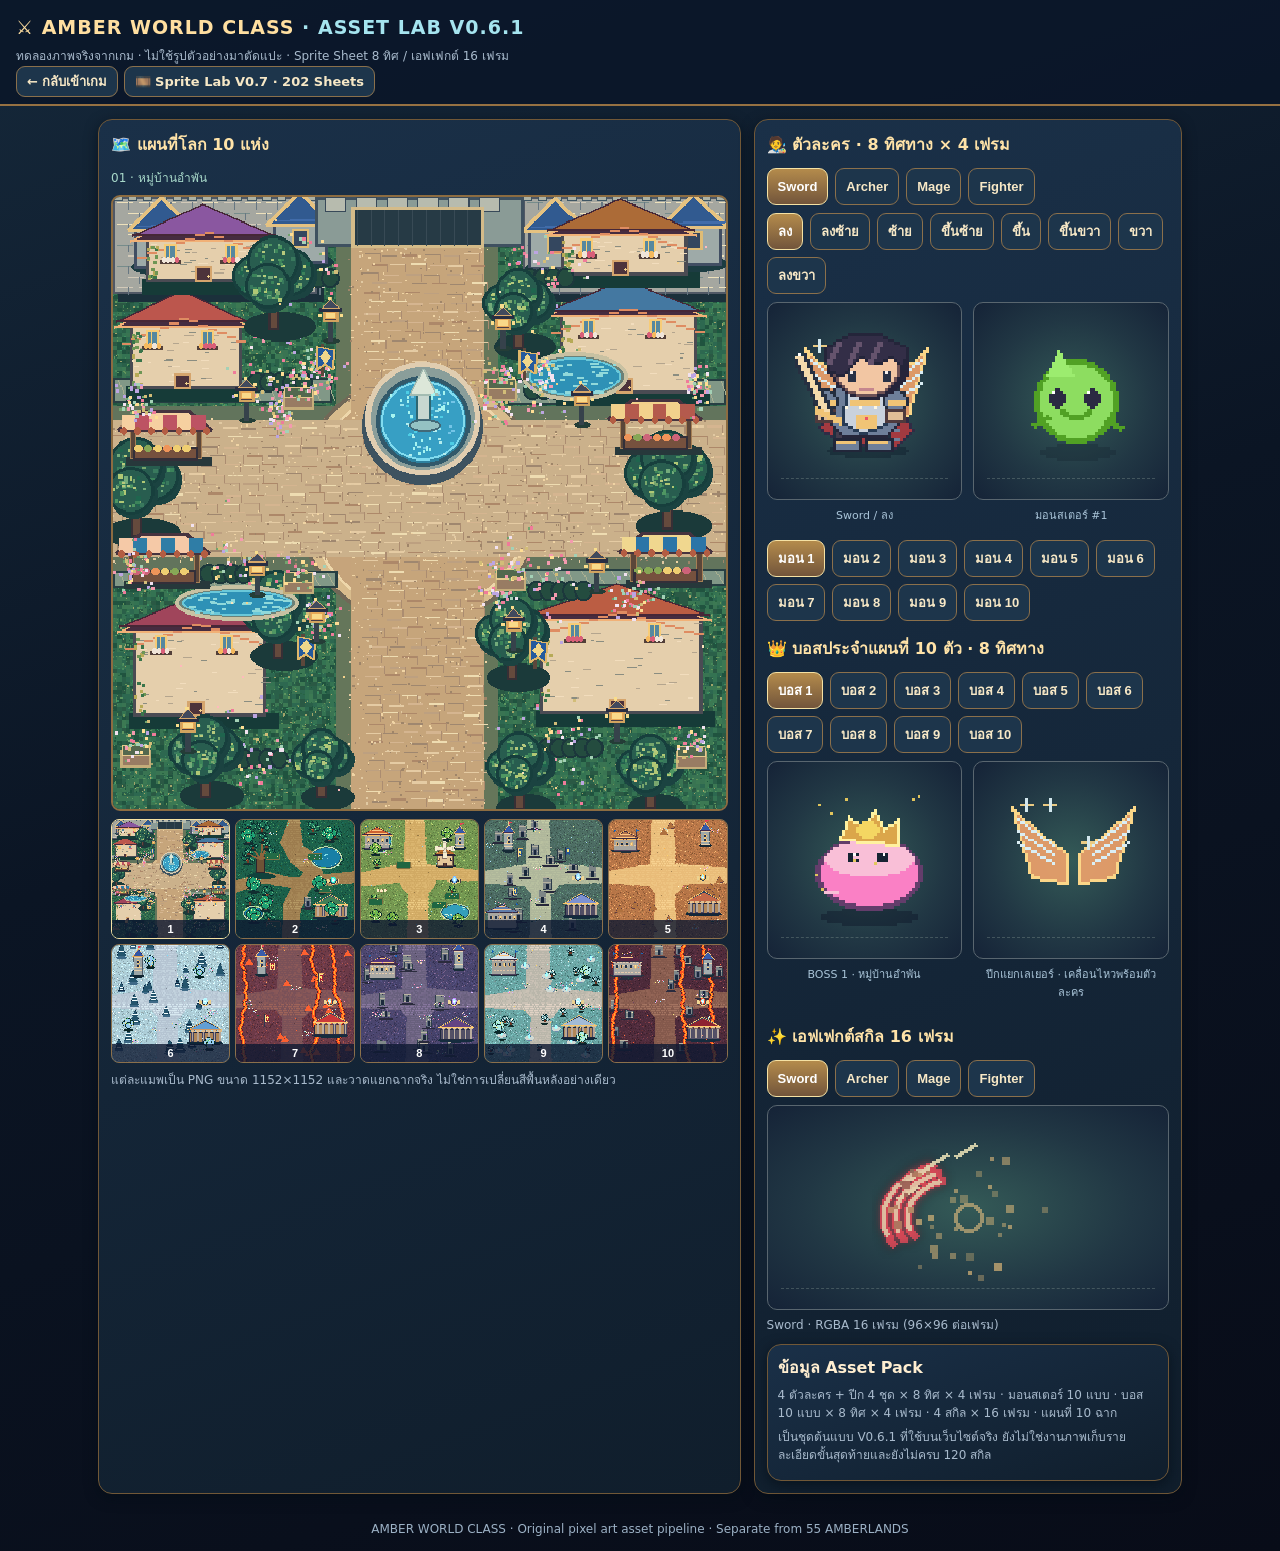
<file: public/asset-gallery.html>
<!doctype html>
<html lang="th">
<head>
<meta charset="utf-8">
<meta name="viewport" content="width=device-width,initial-scale=1,viewport-fit=cover">
<meta name="theme-color" content="#111827">
<title>AMBER WORLD CLASS | Asset Lab V0.6.1</title>
<style>
:root{--bg:#0b1524;--box:#15263a;--edge:#9b6c3d;--gold:#f1ce89;--text:#ffeed0}
*{box-sizing:border-box}body{margin:0;background:linear-gradient(160deg,#15283a,var(--bg) 45%,#080c18);color:var(--text);font-family:system-ui,-apple-system,"Noto Sans Thai",sans-serif}
header{padding:15px 16px 12px;border-bottom:2px solid #967142;background:#0b1629de;position:sticky;top:0;z-index:3}
h1{font-size:19px;line-height:1.3;color:#ffdfa0;letter-spacing:1px;margin:0}h2{font-size:16px;margin:0 0 11px;color:#ffe3a8}
.note{color:#a9bbcd;font-size:12px;margin:6px 0}.controls{display:flex;flex-wrap:wrap;gap:7px;margin:8px 0}
button,a.control{background:#1d354b;border:1px solid #8b704b;border-radius:9px;color:#f7e8c6;cursor:pointer;min-height:37px;font-size:13px;padding:7px 10px;font-weight:600;text-decoration:none}
button.active,button:focus-visible{background:linear-gradient(#b48b4c,#72553b);border-color:#f5e1a3;color:#fff}
main{max-width:1110px;margin:auto;padding:13px;display:grid;grid-template-columns:minmax(0,1.2fr) minmax(300px,.8fr);gap:13px}
.panel{background:linear-gradient(160deg,#1a3048,#101e2c);border:1px solid #715837;border-radius:14px;padding:12px;box-shadow:0 4px 13px #050d17aa;min-width:0}
.stamp{font-size:12px;color:#a8d9ca;margin:0 0 8px}
.frame{border:2px solid #8c6c41;background:#304c50;border-radius:9px;overflow:hidden;position:relative;aspect-ratio:1}
.frame img{display:block;width:100%;height:100%;image-rendering:pixelated;object-fit:cover}
.thumbnail-grid{display:grid;grid-template-columns:repeat(5,1fr);gap:5px}
.thumb{padding:0;overflow:hidden;aspect-ratio:1;border-radius:8px;background:#142439;position:relative}
.thumb img{width:100%;height:100%;display:block;object-fit:cover;image-rendering:pixelated}
.thumb b{position:absolute;bottom:0;left:0;right:0;background:#0d1831cc;font-size:11px;color:#fff;padding:3px}
.labRow{display:grid;grid-template-columns:1fr 1fr;gap:11px}
.visual{position:relative;display:grid;place-items:center;background:radial-gradient(#345a57,#213744 58%,#152337);height:198px;border:1px solid #59666f;border-radius:10px;overflow:hidden}
.visual:before{content:'';position:absolute;left:13px;right:13px;bottom:20px;border-top:1px dashed #aec0b044}
canvas{image-rendering:pixelated;position:relative;z-index:1}
.legend{font-size:11px;color:#a9c4d8;margin:6px 0 8px;text-align:center}
a{color:#ffe1a5}p{line-height:1.5}footer{text-align:center;padding:15px;font-size:12px;color:#9cb1c5}
@media(max-width:735px){main{display:block}.panel{margin-bottom:12px}.thumbnail-grid{grid-template-columns:repeat(5,1fr)}.labRow{grid-template-columns:1fr 1fr}.visual{height:152px}header{padding:12px}}
</style>
</head>
<body>
<header>
<h1>⚔ AMBER WORLD CLASS <span style="color:#a5e4ef">· ASSET LAB V0.6.1</span></h1>
<div class="note">ทดลองภาพจริงจากเกม · ไม่ใช้รูปตัวอย่างมาตัดแปะ · Sprite Sheet 8 ทิศ / เอฟเฟกต์ 16 เฟรม</div>
<a class="control" href="./index.html?v=061">← กลับเข้าเกม</a>
<a class="control" href="./sprite-lab-v07.html">🎞️ Sprite Lab V0.7 · 202 Sheets</a>
</header>
<main>
<section class="panel">
<h2>🗺️ แผนที่โลก 10 แห่ง</h2>
<div class="stamp" id="mapLabel">01 · หมู่บ้านอำพัน</div>
<div class="frame"><img id="mapView" src="./assets/maps/map-01.png?v=061" alt="Amber Village map art"></div>
<div class="controls thumbnail-grid" id="mapButtons"></div>
<p class="note">แต่ละแมพเป็น PNG ขนาด 1152×1152 และวาดแยกฉากจริง ไม่ใช่การเปลี่ยนสีพื้นหลังอย่างเดียว</p>
</section>
<section class="panel">
<h2>🧑‍🎨 ตัวละคร · 8 ทิศทาง × 4 เฟรม</h2>
<div class="controls" id="jobs"></div>
<div class="controls" id="dirs"></div>
<div class="labRow">
<div>
<div class="visual"><canvas id="charCanvas" width="172" height="172" aria-label="animated 2D character sprite"></canvas></div>
<div class="legend" id="charLabel">Sword / Down</div>
</div>
<div>
<div class="visual"><canvas id="mobCanvas" width="172" height="172" aria-label="animated monster sprite"></canvas></div>
<div class="legend" id="mobLabel">มอนสเตอร์ #1</div>
</div>
</div>
<div class="controls" id="mobButtons"></div>
<h2 style="margin-top:15px">👑 บอสประจำแผนที่ 10 ตัว · 8 ทิศทาง</h2>
<div class="controls" id="bossButtons"></div>
<div class="labRow"><div><div class="visual"><canvas id="bossCanvas" width="172" height="172" aria-label="animated unique world boss asset"></canvas></div><div class="legend" id="bossLabel">Royal Slime · 4×8</div></div>
<div><div class="visual"><canvas id="wingCanvas" width="172" height="172" aria-label="animated class wing layer"></canvas></div><div class="legend">ปีกแยกเลเยอร์ · เคลื่อนไหวพร้อมตัวละคร</div></div></div>
<h2 style="margin-top:15px">✨ เอฟเฟกต์สกิล 16 เฟรม</h2>
<div class="controls" id="effectButtons"></div>
<div class="visual" style="height:205px"><canvas id="effectCanvas" width="192" height="192" aria-label="original transparent animated skill spritesheet"></canvas></div>
<p class="note" id="effectLabel">Sword · 16 frames at 96×96 / frame</p>
<div class="panel" style="margin-top:10px;padding:10px">
<b>ข้อมูล Asset Pack</b>
<p class="note">4 ตัวละคร + ปีก 4 ชุด × 8 ทิศ × 4 เฟรม · มอนสเตอร์ 10 แบบ · บอส 10 แบบ × 8 ทิศ × 4 เฟรม · 4 สกิล × 16 เฟรม · แผนที่ 10 ฉาก</p>
<p class="note">เป็นชุดต้นแบบ V0.6.1 ที่ใช้บนเว็บไซต์จริง ยังไม่ใช่งานภาพเก็บรายละเอียดขั้นสุดท้ายและยังไม่ครบ 120 สกิล</p>
</div>
</section>
</main>
<footer>AMBER WORLD CLASS · Original pixel art asset pipeline · Separate from 55 AMBERLANDS</footer>
<script>
'use strict';
const maps=['หมู่บ้านอำพัน','ป่ามรกต','ทุ่งสายลม','นครหินผา','ทะเลทรายเพลิง','ภูเขาหิมะ','หุบเขามังกร','นครรัตติกาล','ดินแดนสวรรค์','ป้อมจอมมาร'];
const jobs=['Sword','Archer','Mage','Fighter'],directions=['ลง','ลงซ้าย','ซ้าย','ขึ้นซ้าย','ขึ้น','ขึ้นขวา','ขวา','ลงขวา'];
const img=(name)=>{const obj=new Image();obj.src='./assets/'+name+'.png?v=061';return obj};
const heroes=jobs.map((_,i)=>img('sprites/hero-'+i));
const monsters=Array.from({length:10},(_,i)=>img('sprites/mob-'+i));
const bosses=Array.from({length:10},(_,i)=>img('sprites/boss-'+String(i).padStart(2,'0')));
const wings=jobs.map((_,i)=>img('sprites/wing-'+i));
const effects=jobs.map((_,i)=>img('effects/skill-'+i));
let job=0,dir=0,mob=0,boss=0,effect=0,frame=0,fxFrame=0;
const el=(id)=>document.getElementById(id);
function options(id,names,choose,active){const root=el(id);root.innerHTML='';
 names.forEach((name,i)=>{const b=document.createElement('button');b.type='button';b.textContent=name;b.classList.toggle('active',i===active);b.addEventListener('click',()=>choose(i));root.appendChild(b)})}
function refresh(){
 options('jobs',jobs,i=>{job=i;refresh()},job);
 options('dirs',directions,i=>{dir=i;refresh()},dir);
 options('mobButtons',Array.from({length:10},(_,i)=>'มอน '+(i+1)),i=>{mob=i;refresh()},mob);
 options('effectButtons',jobs,i=>{effect=i;refresh()},effect);
 options('bossButtons',maps.map((_,i)=>'บอส '+(i+1)),i=>{boss=i;refresh()},boss);
 el('bossLabel').textContent='BOSS '+(boss+1)+' · '+maps[boss];
 el('charLabel').textContent=jobs[job]+' / '+directions[dir];
 el('mobLabel').textContent='มอนสเตอร์ #'+(mob+1);
 el('effectLabel').textContent=jobs[effect]+' · RGBA 16 เฟรม (96×96 ต่อเฟรม)';
}
maps.forEach((name,i)=>{
 const button=document.createElement('button');button.className='thumb';button.innerHTML='<img loading="lazy" src="./assets/maps/map-'+String(i+1).padStart(2,'0')+'.png?v=061" alt=""><b>'+(i+1)+'</b>';
 button.title=name;
 button.addEventListener('click',()=>{
  el('mapView').src='./assets/maps/map-'+String(i+1).padStart(2,'0')+'.png?v=061';
  el('mapLabel').textContent=String(i+1).padStart(2,'0')+' · '+name;
  Array.from(el('mapButtons').children).forEach((b,j)=>b.classList.toggle('active',i===j));
 });
 el('mapButtons').appendChild(button);
});
el('mapButtons').firstChild.classList.add('active');refresh();
function render(now){
 const walk=Math.floor(now/180)%4;const skill=Math.floor(now/45)%16;
 const ch=el('charCanvas').getContext('2d');ch.clearRect(0,0,172,172);ch.imageSmoothingEnabled=false;
 if(wings[job].complete&&wings[job].naturalWidth)ch.drawImage(wings[job],walk*48,dir*48,48,48,17,12,140,140);
 if(heroes[job].complete&&heroes[job].naturalWidth)ch.drawImage(heroes[job],walk*48,dir*48,48,48,17,12,140,140);
 const mo=el('mobCanvas').getContext('2d');mo.clearRect(0,0,172,172);mo.imageSmoothingEnabled=false;
 if(monsters[mob].complete&&monsters[mob].naturalWidth)mo.drawImage(monsters[mob],walk*48,dir*48,48,48,17,12,140,140);
 const bw=el('bossCanvas').getContext('2d');bw.clearRect(0,0,172,172);bw.imageSmoothingEnabled=false;
 if(bosses[boss].complete&&bosses[boss].naturalWidth)bw.drawImage(bosses[boss],walk*48,dir*48,48,48,17,12,140,140);
 const wg=el('wingCanvas').getContext('2d');wg.clearRect(0,0,172,172);wg.imageSmoothingEnabled=false;
 if(wings[job].complete&&wings[job].naturalWidth)wg.drawImage(wings[job],walk*48,dir*48,48,48,17,12,140,140);
 const eff=el('effectCanvas').getContext('2d');eff.clearRect(0,0,192,192);eff.imageSmoothingEnabled=false;
 if(effects[effect].complete&&effects[effect].naturalWidth)eff.drawImage(effects[effect],(skill%4)*96,Math.floor(skill/4)*96,96,96,0,0,192,192);
 requestAnimationFrame(render);
}
requestAnimationFrame(render);
</script>
</body>
</html>
</file>
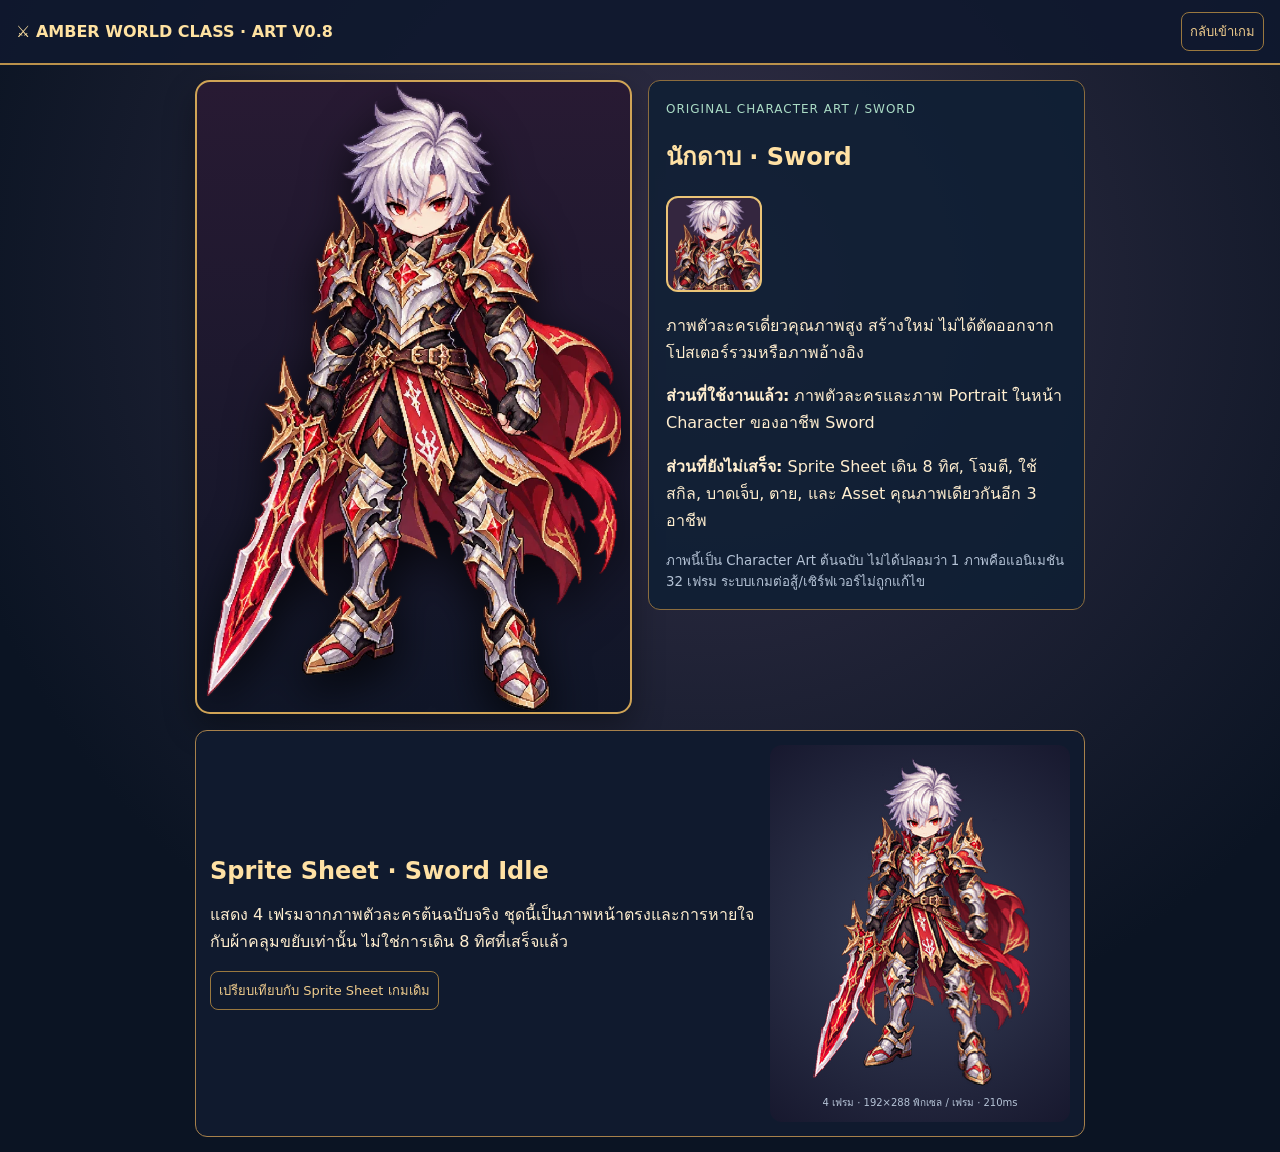
<file: public/hd-art-v08.html>
<!doctype html>
<html lang="th"><head><meta charset="utf-8"><meta name="viewport" content="width=device-width,initial-scale=1,viewport-fit=cover">
<meta name="theme-color" content="#0b1423"><title>AMBER WORLD CLASS · Character Art V0.8</title>
<style>
:root{color-scheme:dark}*{box-sizing:border-box}body{margin:0;background:radial-gradient(circle at 55% 25%,#343048,#0b1423 70%);color:#ffeecf;font-family:system-ui,'Noto Sans Thai',sans-serif}
header{position:sticky;top:0;z-index:2;display:flex;justify-content:space-between;align-items:center;gap:10px;padding:12px 16px;background:#10192fe8;border-bottom:2px solid #ba914b}
h1{font-size:16px;margin:0;color:#ffe2a1}a{display:inline-block;color:#eecb8c;text-decoration:none;padding:8px;border:1px solid #9a783f;border-radius:8px;font-size:13px}
main{width:min(100%,920px);margin:auto;padding:15px;display:grid;grid-template-columns:minmax(0,1fr) minmax(250px,1fr);gap:16px}
figure{margin:0;display:grid;place-items:center;background:linear-gradient(180deg,#281a33,#101628);border:2px solid #d0a456;border-radius:15px;overflow:hidden;min-height:450px;box-shadow:0 14px 32px #0005}
figure img{height:min(76vh,630px);max-width:100%;object-fit:contain;filter:drop-shadow(0 16px 22px #000b)}
aside{border:1px solid #8c6d3e;background:#0f1f34da;padding:17px;border-radius:12px;align-self:start}
h2{color:#ffe1a4}p,li{line-height:1.7}ul{padding-left:22px}small{color:#b5c3d6}.stamp{font-size:12px;color:#aadbc5;letter-spacing:1px}
.avatar{width:96px;height:96px;object-fit:cover;object-position:top;border:2px solid #ebc477;border-radius:12px;background:#34263f}
@media(max-width:660px){main{display:block}figure{min-height:310px;margin-bottom:15px}figure img{height:58vh}}

.idle-preview{grid-column:1/-1;border:1px solid #a7814b;padding:14px;border-radius:12px;background:#101a2e;display:grid;grid-template-columns:1fr 300px;align-items:center;gap:14px}
.idle-preview h2{margin:0 0 5px}.idle-preview .stage{display:grid;place-items:center;gap:8px;border-radius:12px;background:radial-gradient(circle at center,#39415a,#17182e);padding:12px}.stage canvas{width:220px;height:330px;image-rendering:pixelated}.idle-preview .stage small{font-size:10px}
@media(max-width:660px){.idle-preview{display:block}.idle-preview .stage{margin-top:10px}.stage canvas{width:180px;height:270px}}
</style></head>
<body><header><h1>⚔ AMBER WORLD CLASS · ART V0.8</h1><a href="./index.html?v=08">กลับเข้าเกม</a></header>
<main>
<figure><img id="heroArt" src="./assets/portraits/sword-concept-v08.svg" alt="Original Sword class character full-body concept with ornate armor and sword" loading="eager"></figure>
<aside>
<span class="stamp">ORIGINAL CHARACTER ART / SWORD</span>
<h2>นักดาบ · Sword</h2>
<img class="avatar" src="./assets/portraits/sword-portrait-v08.svg" alt="Sword face portrait">
<p>ภาพตัวละครเดี่ยวคุณภาพสูง สร้างใหม่ ไม่ได้ตัดออกจากโปสเตอร์รวมหรือภาพอ้างอิง</p>
<p><strong>ส่วนที่ใช้งานแล้ว:</strong> ภาพตัวละครและภาพ Portrait ในหน้า Character ของอาชีพ Sword</p>
<p><strong>ส่วนที่ยังไม่เสร็จ:</strong> Sprite Sheet เดิน 8 ทิศ, โจมตี, ใช้สกิล, บาดเจ็บ, ตาย, และ Asset คุณภาพเดียวกันอีก 3 อาชีพ</p>
<small>ภาพนี้เป็น Character Art ต้นฉบับ ไม่ได้ปลอมว่า 1 ภาพคือแอนิเมชัน 32 เฟรม ระบบเกมต่อสู้/เซิร์ฟเวอร์ไม่ถูกแก้ไข</small>
</aside>
<section class="idle-preview">
  <div><h2>Sprite Sheet · Sword Idle</h2><p>แสดง 4 เฟรมจากภาพตัวละครต้นฉบับจริง ชุดนี้เป็นภาพหน้าตรงและการหายใจกับผ้าคลุมขยับเท่านั้น ไม่ใช่การเดิน 8 ทิศที่เสร็จแล้ว</p><a href="./sprite-lab-v07.html">เปรียบเทียบกับ Sprite Sheet เกมเดิม</a></div>
  <div class="stage"><canvas id="sprite" width="192" height="288" aria-label="animated Sword idle sprite"></canvas><small id="spriteState">กำลังโหลด Sprite Sheet...</small></div>
</section>
</main>
<script>
const spriteSheet=new Image(),preview=document.getElementById('sprite'),g=preview.getContext('2d');let f=0;
spriteSheet.onload=()=>{document.getElementById('spriteState').textContent='4 เฟรม · 192×288 พิกเซล / เฟรม · 210ms';g.imageSmoothingEnabled=false;setInterval(()=>{g.clearRect(0,0,192,288);g.drawImage(spriteSheet,f*192,0,192,288,0,0,192,288);f=(f+1)%4},210)};
spriteSheet.onerror=()=>document.getElementById('spriteState').textContent='ไม่พบ Sprite Sheet';
spriteSheet.src='./assets/sprites/sword-idle-front-4f-v08.svg';
</script>
</body></html>
</file>
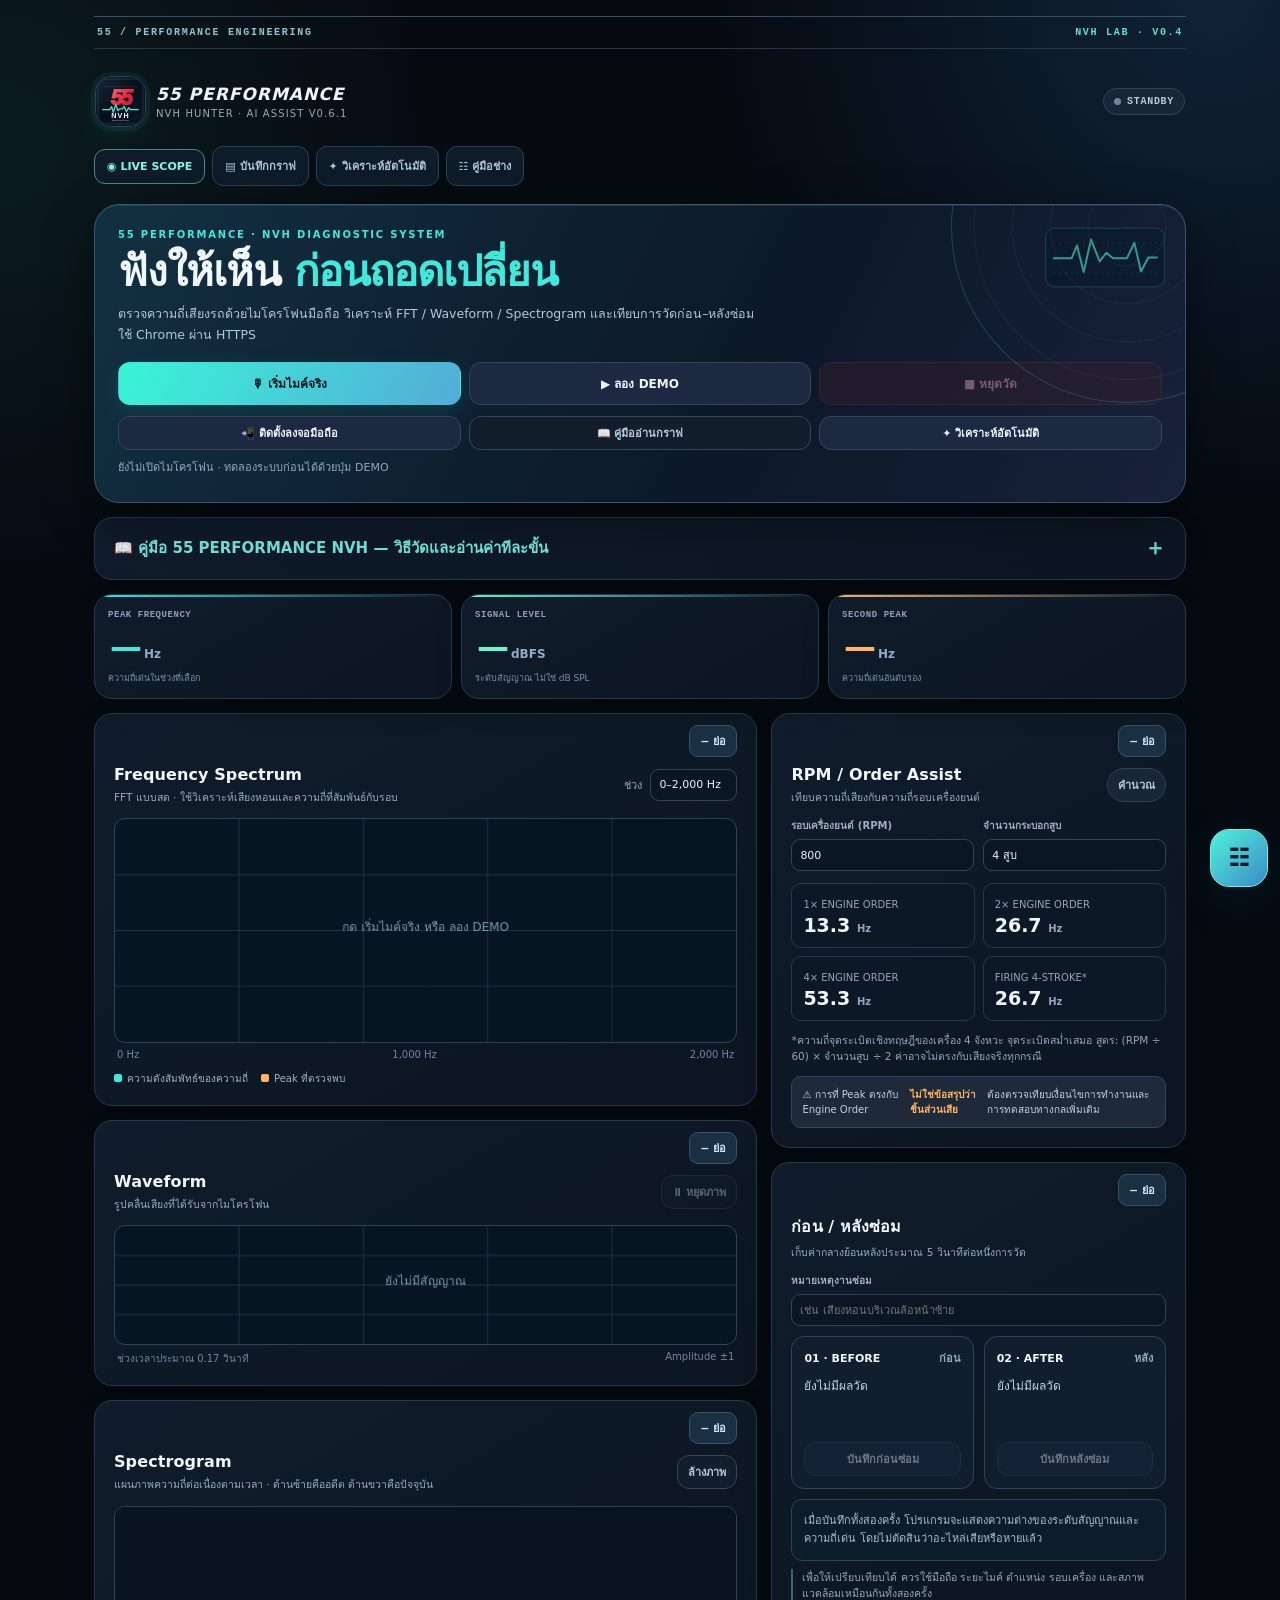
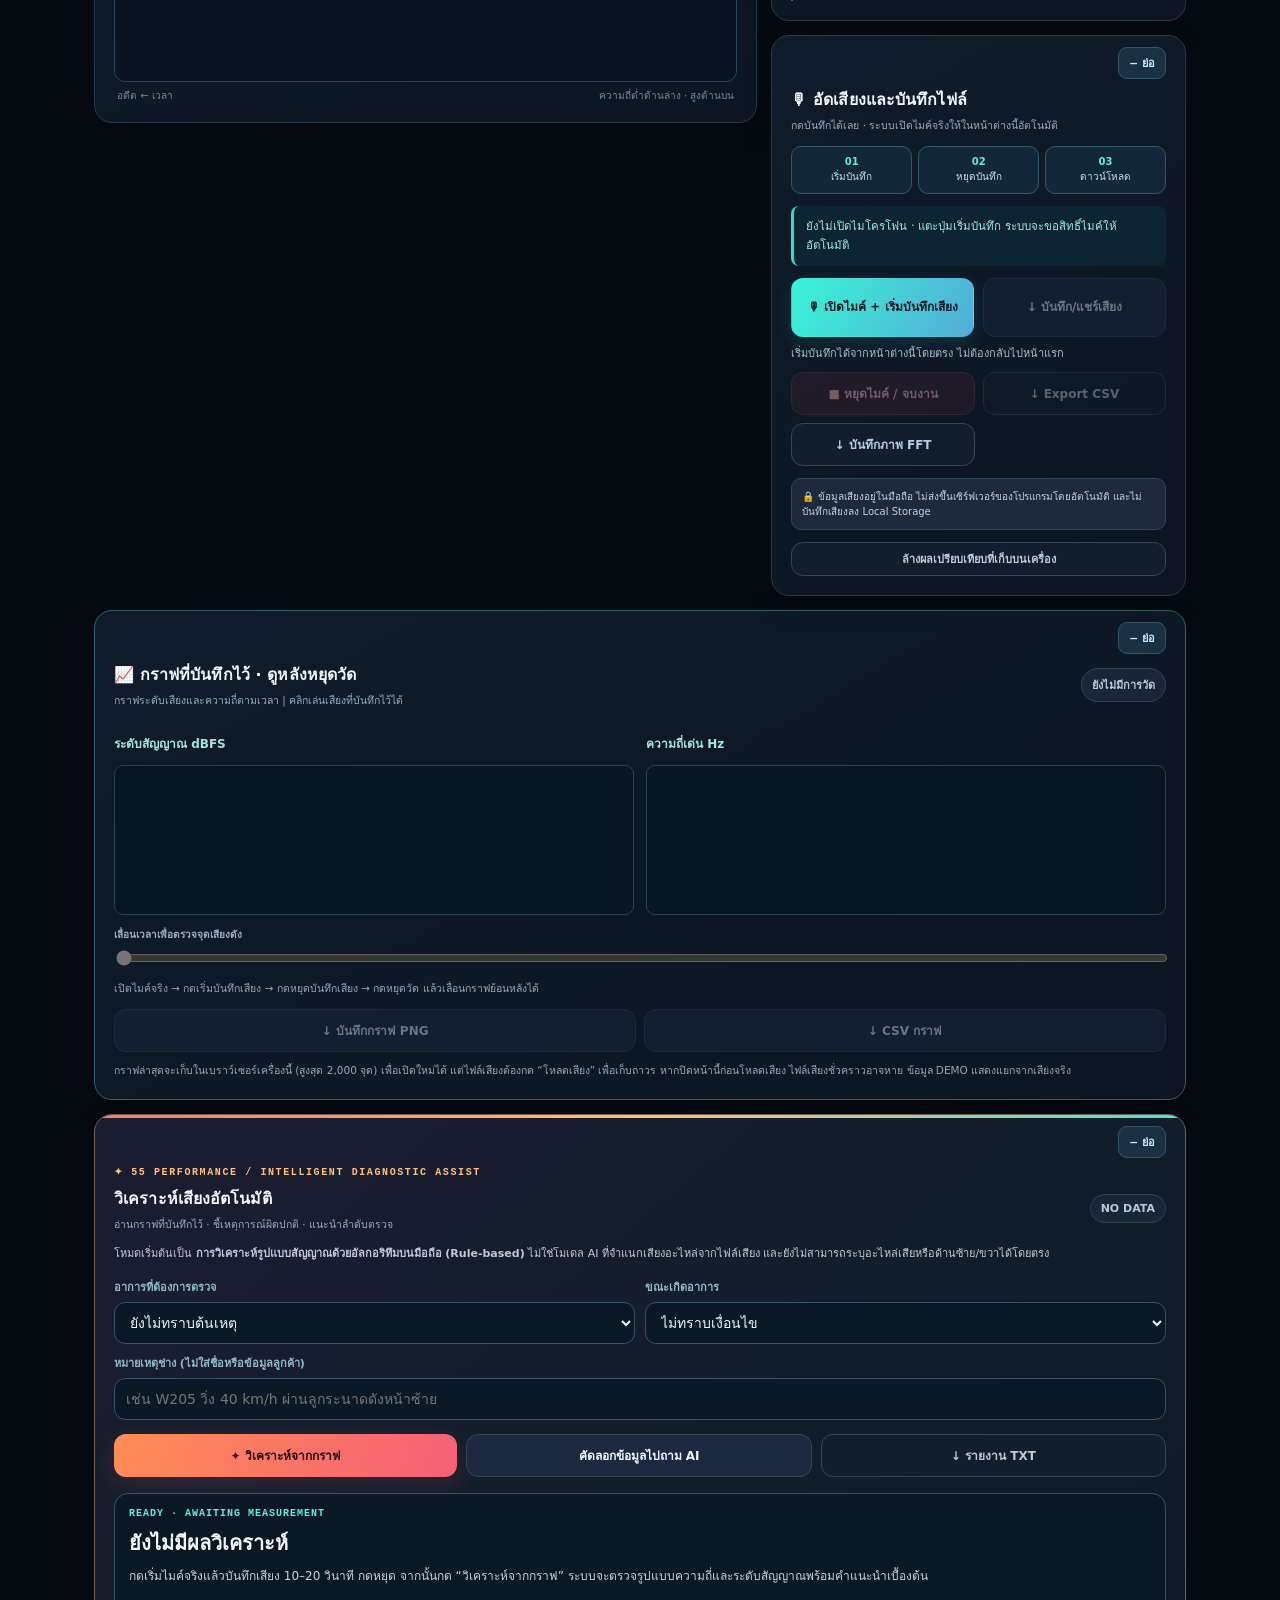
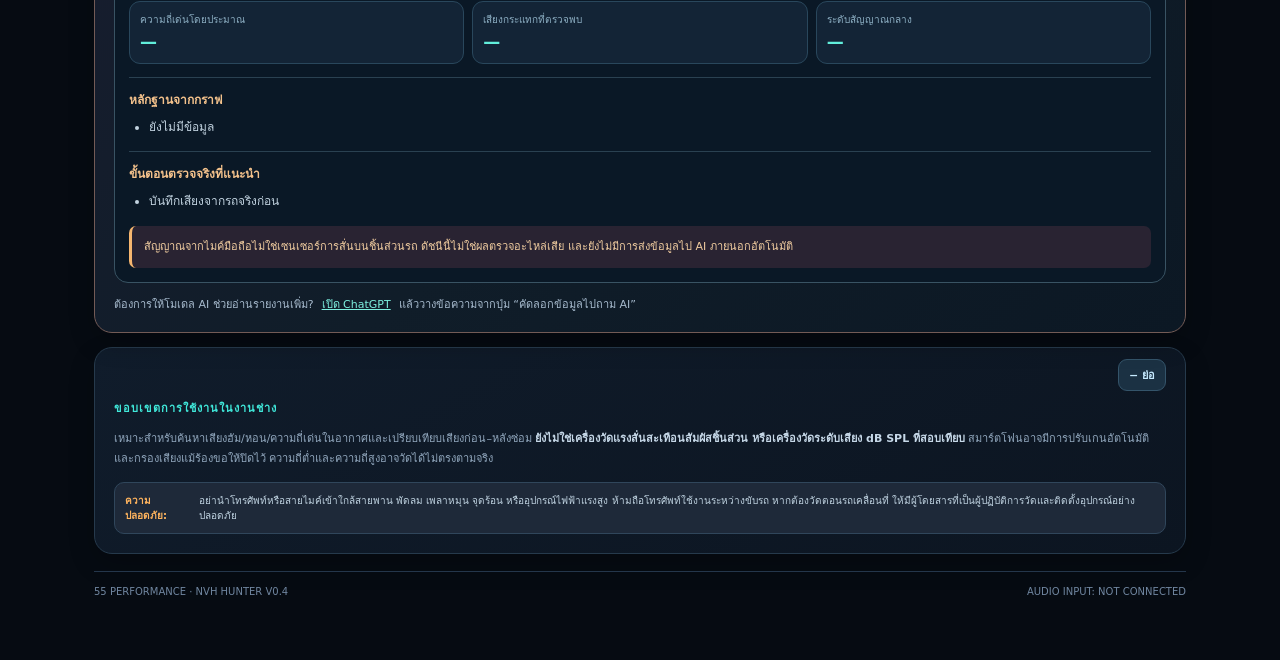
<file: public/nvh-home-backup.html>
<!doctype html>
<html lang="th">
<head>
<meta charset="utf-8">
<meta name="viewport" content="width=device-width,initial-scale=1">
<meta name="theme-color" content="#0a101a">
<meta http-equiv="refresh" content="0;url=./nvh/">
<title>55 MB NVH HUNTER · Mobile Noise Analyzer</title>
<style>body{margin:0;background:#0a101a;color:#e6f2ff;display:grid;min-height:100vh;place-items:center;font:16px system-ui,sans-serif;text-align:center}a{color:#5bdac9}main{padding:24px}</style>
</head>
<body><main><h1>55 MB NVH HUNTER</h1><p>กำลังเปิดเครื่องวิเคราะห์เสียงรถยนต์...</p><p><a href="./nvh/">เปิด NVH HUNTER</a></p><small>เว็บเกมเดิม: <a href="./monster-world/">MONSTER WORLD</a> · <a href="./amber-classic.html">AMBER CLASSIC</a></small></main></body>
</html>
</file>
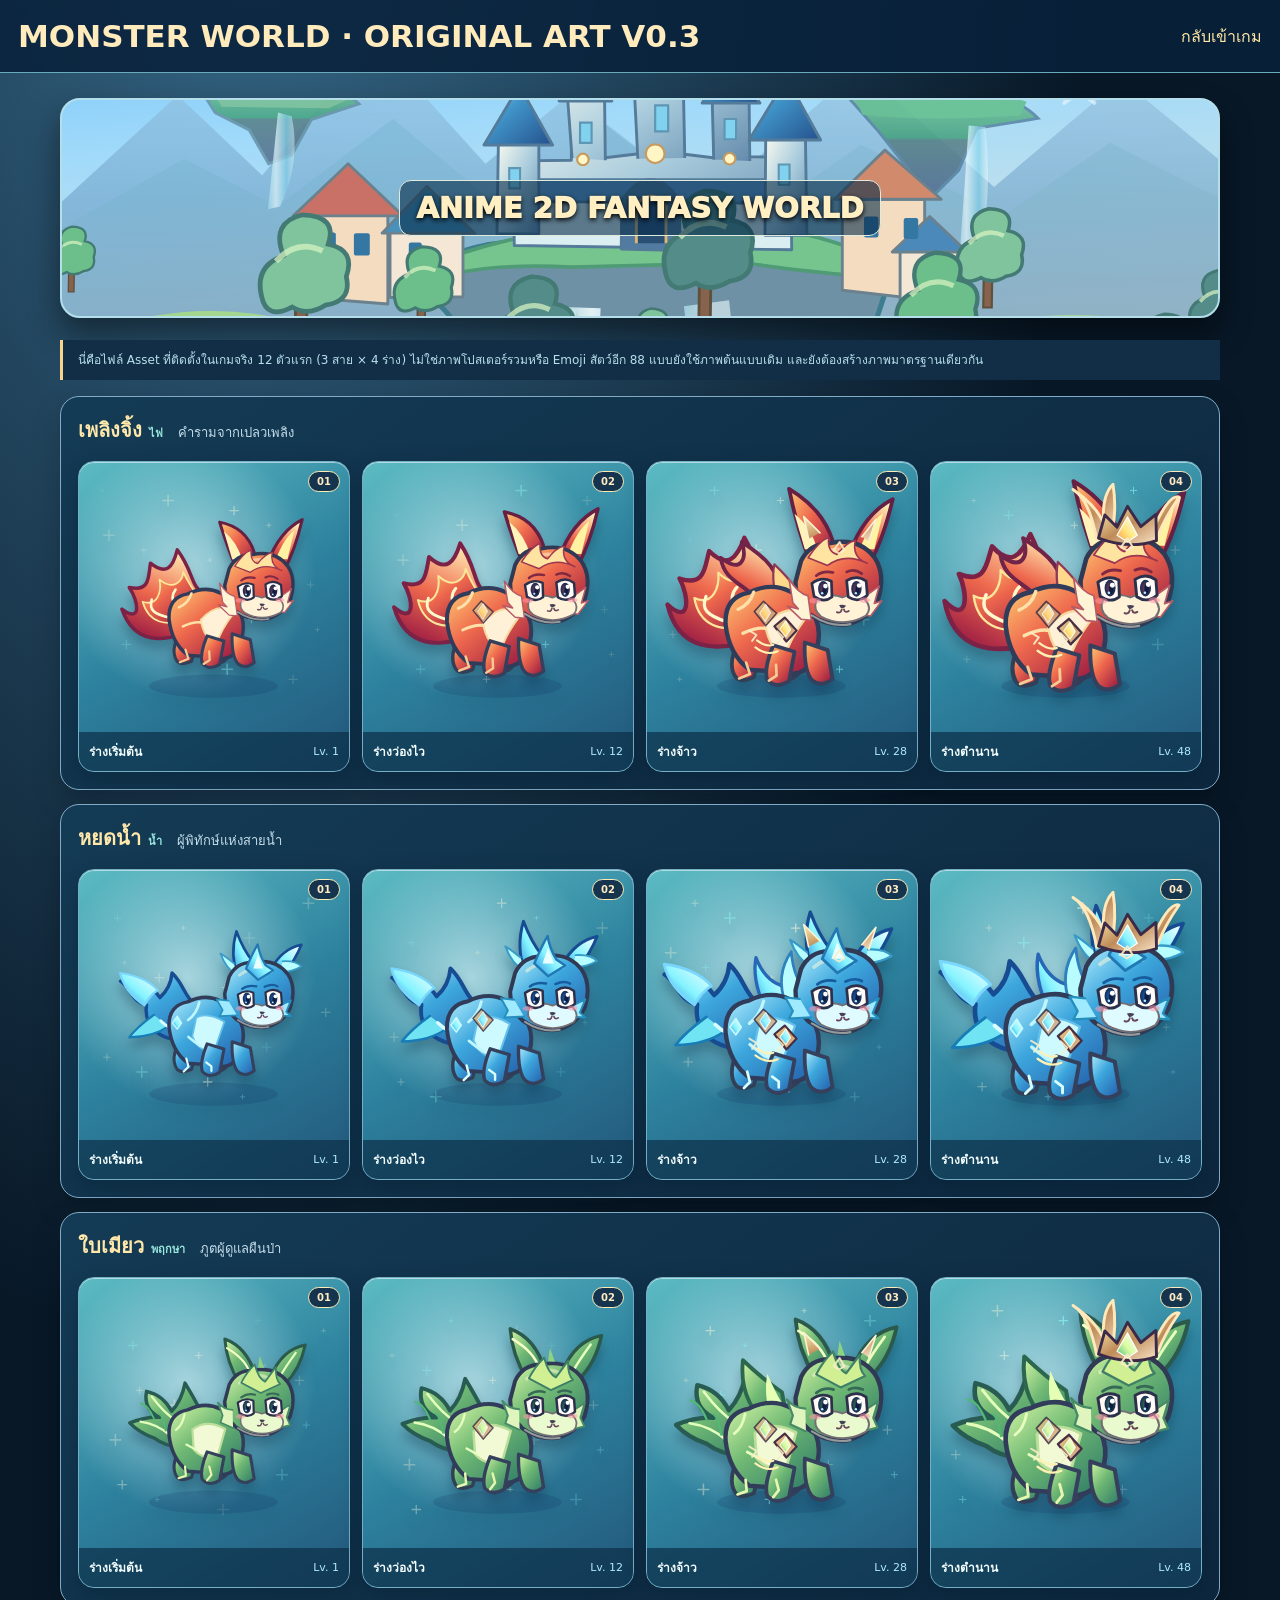
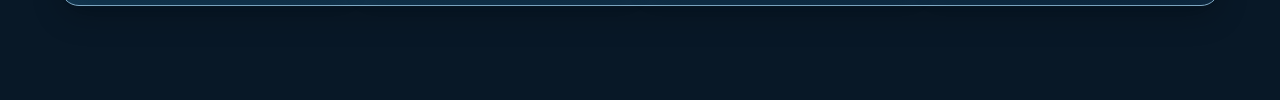
<file: public/monster-world/art-v03.html>
<!doctype html><html lang="th"><head><meta charset="utf-8"><meta name="viewport" content="width=device-width,initial-scale=1"><meta name="theme-color" content="#0e2842"><title>MONSTER WORLD · Original Creature Art V0.3</title>
<style>
:root{color-scheme:dark}*{box-sizing:border-box}body{margin:0;background:radial-gradient(ellipse at 20% -10%,#376a8a,#081827 58%);font-family:system-ui,"Noto Sans Thai",sans-serif;color:#f5ffff}
a{color:#ffe8a4;text-decoration:none}header.top{padding:18px;display:flex;flex-wrap:wrap;gap:13px;justify-content:space-between;align-items:center;border-bottom:1px solid #6aabbb;background:#09213bde}
h1{font-size:clamp(21px,4vw,31px);color:#ffebbb;margin:0}p{color:#c6deec;line-height:1.7;font-size:13px}main{max-width:1190px;margin:25px auto;padding:0 15px 55px}
.cover{height:220px;border-radius:20px;background:url('./assets/scenes/sunvale.svg?v=030') center 54%/cover;border:2px solid #b3deea;display:grid;place-items:center;box-shadow:0 16px 32px #0007;margin:0 0 22px}
.cover span{padding:10px 16px;background:#082c4999;border:1px solid #dfebdd;border-radius:12px;font-weight:950;color:#ffefc3;text-shadow:0 2px 5px #000;font-size:clamp(18px,4vw,29px)}
.family{border:1px solid #81abc6;border-radius:19px;background:linear-gradient(145deg,#143b55,#0d273e);padding:17px;margin:14px 0;box-shadow:0 12px 30px #0003}
.family header{display:flex;align-items:baseline;flex-wrap:wrap;gap:5px 15px;margin:0 0 15px}.family h2{color:#ffe8aa;font-size:20px;margin:0}.family h2 small{font-size:11px;color:#9ae9df}.family p{margin:0}
.grid{display:grid;grid-template-columns:repeat(4,minmax(0,1fr));gap:12px}
.art-card{margin:0;border:1px solid #76afc5;border-radius:16px;background:linear-gradient(150deg,#5cbbc3,#2d829e 50%,#23577b);overflow:hidden;box-shadow:inset 0 1px 0 #fff8,0 7px 20px #031e2f66}
.stage{position:relative;aspect-ratio:1;display:grid;place-items:center;background:radial-gradient(circle at 40% 40%,#e9ffff9f,transparent 56%)}
.stage img{width:100%;height:100%;object-fit:contain;filter:drop-shadow(0 9px 6px #0d3d5666)}
.orb{position:absolute;right:9px;top:9px;background:#112944e3;color:#ffeac1;border:1px solid #ffecb7;border-radius:99px;font-weight:850;padding:4px 8px;font-size:10px}
figcaption{display:flex;justify-content:space-between;align-items:center;gap:4px;padding:10px;background:#0c2f48b5}
figcaption b{font-size:12px}figcaption small{color:#afe9ff;font-size:11px}
.note{font-size:12px;color:#b6e1eb;border-left:3px solid #f8d38e;padding:10px 15px;background:#122e47;margin:16px 0}
@media(max-width:650px){.grid{grid-template-columns:repeat(2,minmax(0,1fr));gap:8px}.family{padding:10px}.cover{height:160px}figcaption{padding:6px}figcaption b{font-size:11px}}
</style></head><body><header class="top"><h1>MONSTER WORLD · ORIGINAL ART V0.3</h1><a href="./">กลับเข้าเกม</a></header><main><div class="cover"><span>ANIME 2D FANTASY WORLD</span></div>
<p class="note">นี่คือไฟล์ Asset ที่ติดตั้งในเกมจริง 12 ตัวแรก (3 สาย × 4 ร่าง) ไม่ใช่ภาพโปสเตอร์รวมหรือ Emoji สัตว์อีก 88 แบบยังใช้ภาพต้นแบบเดิม และยังต้องสร้างภาพมาตรฐานเดียวกัน</p>
<section class="family"><header><h2>เพลิงจิ้ง <small>ไฟ</small></h2><p>คำรามจากเปลวเพลิง</p></header><div class="grid"><figure class="art-card"><div class="stage"><img src="./assets/creatures/flamefox-1.svg?v=030" loading="eager" alt="เพลิงจิ้ง ร่างเริ่มต้น" width="512" height="512"><span class="orb">01</span></div><figcaption><b>ร่างเริ่มต้น</b><small>Lv. 1</small></figcaption></figure><figure class="art-card"><div class="stage"><img src="./assets/creatures/flamefox-2.svg?v=030" loading="lazy" alt="เพลิงจิ้ง ร่างว่องไว" width="512" height="512"><span class="orb">02</span></div><figcaption><b>ร่างว่องไว</b><small>Lv. 12</small></figcaption></figure><figure class="art-card"><div class="stage"><img src="./assets/creatures/flamefox-3.svg?v=030" loading="lazy" alt="เพลิงจิ้ง ร่างจ้าว" width="512" height="512"><span class="orb">03</span></div><figcaption><b>ร่างจ้าว</b><small>Lv. 28</small></figcaption></figure><figure class="art-card"><div class="stage"><img src="./assets/creatures/flamefox-4.svg?v=030" loading="lazy" alt="เพลิงจิ้ง ร่างตำนาน" width="512" height="512"><span class="orb">04</span></div><figcaption><b>ร่างตำนาน</b><small>Lv. 48</small></figcaption></figure></div></section><section class="family"><header><h2>หยดน้ำ <small>น้ำ</small></h2><p>ผู้พิทักษ์แห่งสายน้ำ</p></header><div class="grid"><figure class="art-card"><div class="stage"><img src="./assets/creatures/tidewyrm-1.svg?v=030" loading="eager" alt="หยดน้ำ ร่างเริ่มต้น" width="512" height="512"><span class="orb">01</span></div><figcaption><b>ร่างเริ่มต้น</b><small>Lv. 1</small></figcaption></figure><figure class="art-card"><div class="stage"><img src="./assets/creatures/tidewyrm-2.svg?v=030" loading="lazy" alt="หยดน้ำ ร่างว่องไว" width="512" height="512"><span class="orb">02</span></div><figcaption><b>ร่างว่องไว</b><small>Lv. 12</small></figcaption></figure><figure class="art-card"><div class="stage"><img src="./assets/creatures/tidewyrm-3.svg?v=030" loading="lazy" alt="หยดน้ำ ร่างจ้าว" width="512" height="512"><span class="orb">03</span></div><figcaption><b>ร่างจ้าว</b><small>Lv. 28</small></figcaption></figure><figure class="art-card"><div class="stage"><img src="./assets/creatures/tidewyrm-4.svg?v=030" loading="lazy" alt="หยดน้ำ ร่างตำนาน" width="512" height="512"><span class="orb">04</span></div><figcaption><b>ร่างตำนาน</b><small>Lv. 48</small></figcaption></figure></div></section><section class="family"><header><h2>ใบเมียว <small>พฤกษา</small></h2><p>ภูตผู้ดูแลผืนป่า</p></header><div class="grid"><figure class="art-card"><div class="stage"><img src="./assets/creatures/verdant-1.svg?v=030" loading="eager" alt="ใบเมียว ร่างเริ่มต้น" width="512" height="512"><span class="orb">01</span></div><figcaption><b>ร่างเริ่มต้น</b><small>Lv. 1</small></figcaption></figure><figure class="art-card"><div class="stage"><img src="./assets/creatures/verdant-2.svg?v=030" loading="lazy" alt="ใบเมียว ร่างว่องไว" width="512" height="512"><span class="orb">02</span></div><figcaption><b>ร่างว่องไว</b><small>Lv. 12</small></figcaption></figure><figure class="art-card"><div class="stage"><img src="./assets/creatures/verdant-3.svg?v=030" loading="lazy" alt="ใบเมียว ร่างจ้าว" width="512" height="512"><span class="orb">03</span></div><figcaption><b>ร่างจ้าว</b><small>Lv. 28</small></figcaption></figure><figure class="art-card"><div class="stage"><img src="./assets/creatures/verdant-4.svg?v=030" loading="lazy" alt="ใบเมียว ร่างตำนาน" width="512" height="512"><span class="orb">04</span></div><figcaption><b>ร่างตำนาน</b><small>Lv. 48</small></figcaption></figure></div></section>
</main></body></html>
</file>
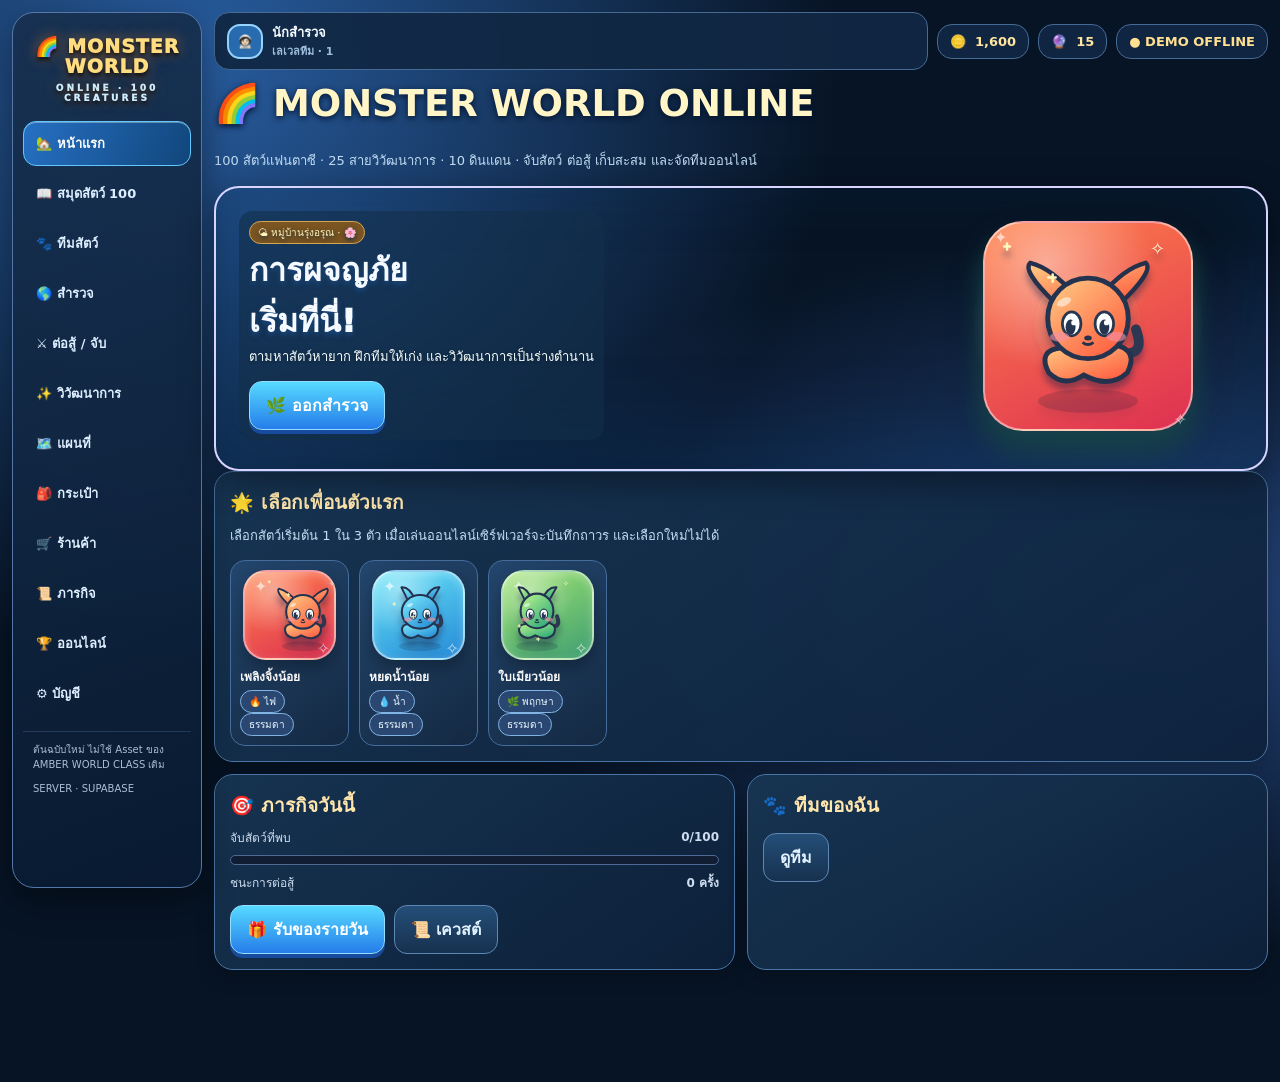
<file: public/monster-world/legacy.html>
<!doctype html>
<html lang="th"><head><meta charset="utf-8"><meta name="viewport" content="width=device-width,initial-scale=1,viewport-fit=cover">
<meta name="theme-color" content="#071629"><meta name="description" content="Monster World Online - 100 collectible fantasy creatures with server-backed encounters and evolutions">
<title>MONSTER WORLD ONLINE · 100 Creatures</title>
<link rel="stylesheet" href="./style-legacy.css?v=1"></head>
<body>
<div id="app">
 <aside class="side">
  <div class="brand">🌈 MONSTER<br>WORLD <small>ONLINE · 100 CREATURES</small></div>
  <nav class="nav" id="sidebar"></nav>
  <div class="side-footer">ต้นฉบับใหม่ ไม่ใช้ Asset ของ AMBER WORLD CLASS เดิม<br><br>SERVER · SUPABASE</div>
 </aside>
 <div class="main">
  <header class="top">
   <div class="player-pill"><span class="avatar">🧑🏻‍🚀</span><span id="trainer">นักสำรวจ <small style="display:block;color:#9ebedf">เลเวลทีม · 1</small></span></div>
   <div class="wallet">🪙 <span id="coins">1,600</span></div>
   <div class="wallet">🔮 <span id="balls">15</span></div>
   <div class="online-pill" id="net-status">◉ DEMO</div>
  </header>
  <div id="content" role="main" aria-live="polite"></div>
 </div>
</div>
<nav class="bottom" id="bottom"></nav>
<div id="toast" aria-live="polite"></div>
<script src="../config.js"></script>
<script defer src="./game-legacy.js?v=1"></script>
</body></html>
</file>
<file: public/monster-world/style.css>
:root{--bg:#081526;--deep:#0b2039;--panel:#142c4a;--panel2:#1c3959;--line:#456b94;--gold:#ffe2a3;--text:#f4f7ff;--muted:#b3c9df;--blue:#65d5ff;--green:#81d2ac;--red:#ff8b94;--shadow:0 18px 38px #00102055;}
*{box-sizing:border-box}
html,body{margin:0;min-height:100%;background:var(--bg);color:var(--text);font-family:system-ui,-apple-system,"Noto Sans Thai",sans-serif}
body{background:radial-gradient(ellipse 95% 65% at 50% -23%,#2c668d 0%,transparent 70%),linear-gradient(#112c47,#071426 520px)}
button,input{font:inherit}button{cursor:pointer;touch-action:manipulation}button:disabled{opacity:.35;cursor:not-allowed}a{color:#ffe1a6}
button:focus-visible,input:focus-visible{outline:2px solid #82e1ff;outline-offset:2px}
#app{max-width:1440px;min-height:100dvh;display:grid;grid-template-columns:215px minmax(0,1fr);gap:16px;margin:auto;padding:15px 20px 32px}
.sidebar{background:linear-gradient(170deg,#1a3b5c,#10263e 55%,#0a1c2f);border:1px solid #5b7695;border-radius:23px;position:sticky;align-self:start;top:15px;height:calc(100dvh - 30px);overflow-y:auto;box-shadow:var(--shadow)}
.logo{padding:21px 14px 18px;text-align:center;border-bottom:1px solid #aec4d033}
.logo .logo-mark{font-size:40px;filter:drop-shadow(0 5px 3px #030f2499)}
.logo strong{display:block;font-size:22px;line-height:1;letter-spacing:1px;font-weight:950;color:#ffe2a7;text-shadow:0 2px 3px #7a4d23}
.logo em{font-style:normal;letter-spacing:4px;font-size:10px;color:#9de7ff}
.side-nav{padding:12px;display:grid;gap:4px}
.side-nav button{display:flex;align-items:center;gap:11px;color:#dceafe;background:transparent;border:1px solid transparent;border-radius:13px;padding:10px 11px;text-align:left;font-weight:720;font-size:13px}
.side-nav button span:first-child{font-size:18px;width:24px;text-align:center}
.side-nav button.active{border-color:#90cbe4;background:linear-gradient(100deg,#2d77af,#254c78);box-shadow:inset 0 1px 0 #ffffff44;color:white}
.side-nav button:hover{background-color:#39587c55}
.side-note{margin:8px 13px 15px;padding:12px;border-radius:15px;background:#07182d;border:1px solid #3c5b7e;font-size:11px;color:#b6d4e5;line-height:1.6}
.main{min-width:0;padding-bottom:86px}
.hud{display:flex;flex-wrap:wrap;align-items:center;gap:9px;margin-bottom:12px}
.hud-user,.hud-chip{background:linear-gradient(#25415c,#11293f);border:1px solid #6480a0;border-radius:15px;box-shadow:inset 0 1px 0 #a7dfff27}
.hud-user{display:flex;gap:10px;align-items:center;flex:1;min-width:170px;padding:9px}
.hud-icon{background:#6ec7e0;color:#10304e;border-radius:12px;width:42px;height:42px;display:grid;place-items:center;font-size:25px;border:2px solid #ffffffb7}
.hud-user strong{font-size:14px}.hud-user small{display:block;color:#a9d2eb;margin-top:2px;font-size:10px}
.hud-chip{padding:11px 13px;font-size:13px;font-weight:850}
.hud-chip.gold{color:#ffe4a5}.hud-chip.ball{color:#bfe9ff}.hud-chip.mode{color:#f8dc98;font-size:11px}
.topline{display:flex;justify-content:space-between;align-items:start;gap:12px;margin-bottom:13px}
.topline h1{font-size:clamp(21px,3vw,31px);color:var(--gold);margin:0 0 5px;line-height:1.25}
.subtitle{font-size:13px;color:var(--muted);line-height:1.7;margin:0}
.page-width{max-width:1100px;margin:0 auto}
.hero{position:relative;min-height:338px;border-radius:24px;overflow:hidden;border:2px solid #88bccd;box-shadow:var(--shadow);background-color:#5fbeaa;background-image:linear-gradient(90deg,#0b324bbd 0%,#163d5575 44%,#00000008 100%),url('./areas-10.svg?v=1');background-size:cover,500% 200%;background-position:center,0 0}
.hero:after{content:"";position:absolute;inset:auto 0 0;height:80px;background:linear-gradient(transparent,#08162999);pointer-events:none}
.hero-content{position:relative;z-index:2;display:flex;min-height:338px;padding:26px;align-items:center}
.hero-copy{max-width:60%;min-width:225px;text-shadow:0 3px 6px #152e46b7}
.hero-copy h1{font-size:clamp(26px,4.2vw,43px);margin:4px 0 10px;color:#fff4ca;font-weight:950;line-height:1.17}
.hero-copy p{max-width:350px;font-size:13px;line-height:1.7;color:#f1faff}
.hero-art{width:min(45%,320px);margin:auto;display:grid;place-items:center;filter:drop-shadow(0 22px 13px #001b4d88)}
.badge{display:inline-flex;align-items:center;gap:5px;padding:5px 10px;color:#d8efff;border:1px solid #8db4c98c;background:#123550b9;border-radius:30px;font-weight:760;font-size:10px}
.badge.gold{background:#855b2edc;color:#fff4cb;border-color:#f6d085}.badge.green{background:#185d57;color:#c7fff0;border-color:#6ddebd}
.btn{display:inline-flex;justify-content:center;align-items:center;gap:7px;text-align:center;border-radius:13px;border:1px solid #fff0ae;background:linear-gradient(#fff2ab,#ffb83d);color:#3d2d14;font-weight:900;padding:10px 15px;min-height:43px;box-shadow:0 4px 0 #9f6b28;transition:transform .1s}
.btn:active{transform:translateY(2px);box-shadow:0 2px 0 #9f6b28}
.btn.blue{background:linear-gradient(#7ae2ff,#2887d4);color:#fff;border-color:#a6eeff;box-shadow:0 4px 0 #14548e;text-shadow:0 1px 1px #1264a0}
.btn.ghost{background:linear-gradient(#34536f,#213951);color:#edf5ff;border:1px solid #7da6c5;box-shadow:none}
.btn.red{background:linear-gradient(#ffb1a4,#ef5967);color:#641f2b;border:1px solid #ffd7bd;box-shadow:0 4px 0 #8b3c45}
.btn.small{font-size:11px;min-height:34px;padding:6px 9px;border-radius:10px}
.actions{display:flex;flex-wrap:wrap;align-items:center;gap:9px;margin-top:12px}
.panel{background:linear-gradient(155deg,#213d59dd,#112841f2);border:1px solid #6980a3;border-radius:19px;padding:17px;box-shadow:var(--shadow);min-width:0}
.panel h2{margin:0 0 13px;font-size:17px;color:#ffe7ad}.panel h3{margin:5px 0 9px;font-size:14px;color:#e8f6ff}
.panel-grid{display:grid;grid-template-columns:repeat(2,minmax(0,1fr));gap:12px;margin:12px 0}
.panel-grid.three{grid-template-columns:repeat(3,minmax(0,1fr))}
.stat-tile{padding:14px;border:1px solid #6386a4;background:#173857;border-radius:15px}
.stat-tile b{font-size:23px;color:#ffe0a1}.stat-tile span{display:block;font-size:11px;color:#c0d5e8;margin-top:5px}
.muted{color:var(--muted);font-size:12px;line-height:1.6}
.rows{display:grid;gap:8px}
.list-row{display:flex;gap:10px;align-items:center;border:1px solid #506f96;border-radius:13px;padding:9px;background:#152f4a;min-width:0}
.list-row strong{display:block;font-size:13px}.list-row small{display:block;color:#a9c9e0;font-size:11px;line-height:1.5}.list-row .flex{flex:1;min-width:0}
.list-row .pill{border-radius:14px;background:#0c233b;color:#ffe6ae;padding:4px 7px;font-size:10px}
.progress{border:1px solid #547397;border-radius:30px;background:#071b32;height:12px;overflow:hidden}
.progress i{display:block;height:100%;border-radius:30px;transition:width .3s;background:linear-gradient(90deg,#6bcdef,#3a7fc0)}
.progress.hp i{background:linear-gradient(90deg,#7de8b7,#21b989)}
.progress.enemy i{background:linear-gradient(90deg,#ffb29b,#e85b75)}
.sheet{display:grid;grid-template-columns:repeat(auto-fill,minmax(115px,1fr));gap:9px}
.creature-card{background:linear-gradient(145deg,#2a5575,#183147);border:1px solid #5c86a9;border-radius:16px;color:white;text-align:left;padding:9px;transition:border .13s,transform .13s;min-width:0}
.creature-card:hover,.creature-card.selected{border-color:#ffdd9f;transform:translateY(-2px)}
.creature-card .name{font-size:12px;font-weight:850;white-space:nowrap;overflow:hidden;text-overflow:ellipsis;margin-top:5px}
.creature-card .sub{font-size:10px;color:#c6d8e8;margin-top:3px}
.creature-card .number{font-weight:800;color:#e6f6ffb6;font-size:10px}
.creature-card.locked{opacity:.50}
.creature-art{width:108px;height:108px;max-width:100%;margin:auto;position:relative;border-radius:23px;border:1px solid #ffffff61;box-shadow:inset 0 2px 7px #ffffff34,0 7px 16px #0004;background:radial-gradient(circle at 30% 17%,#fff7,transparent 44%),linear-gradient(140deg,var(--c1),var(--c2));overflow:hidden}
.creature-art:after{content:"";position:absolute;left:15%;bottom:1%;height:10%;width:70%;background:#0d1d4160;filter:blur(5px);border-radius:50%}
.creature-art img{width:100%;height:100%;object-fit:cover;display:block;image-rendering:auto;animation:float 3.2s ease-in-out infinite}
.creature-art.large{width:min(210px,100%);height:210px;border-radius:36px}
.creature-art.large img{animation:float 2.8s ease-in-out infinite}
.creature-art.small{width:54px;height:54px;border-radius:13px;flex:none;margin:0}
.creature-art.small img{animation:none}
.creature-art.locked{filter:grayscale(1) brightness(.7)}
@keyframes float{50%{transform:translateY(-6px) rotate(-2deg)}}@keyframes shiver{15%{transform:translateX(4px)}35%{transform:translateX(-5px)}60%{transform:translateX(4px)}}@keyframes impact{40%{filter:brightness(2) saturate(1.5);transform:scale(.94)}}@keyframes capture{30%{transform:scale(.3);opacity:.9}75%{transform:scale(.05);opacity:0}}
.battle-stage{position:relative;border:2px solid #a6d9e6;border-radius:23px;overflow:hidden;background:#71b7be;background-image:linear-gradient(#72c5e5bb,#60b3976e),url('./areas-10.svg?v=1');background-size:cover,500% 200%;min-height:320px;box-shadow:inset 0 -35px 30px #1a3e4880}
.battle-stage:before{content:"";position:absolute;inset:auto 0 0;height:70px;background:linear-gradient(transparent,#0a283b70);pointer-events:none}
.wild-area{position:relative;z-index:2;display:grid;justify-items:center;gap:8px;padding:19px}
.wild-area .creature-art{filter:drop-shadow(0 13px 12px #1843527a)}
.wild-area.shiver{animation:shiver .35s}.wild-area.hit{animation:impact .25s}.wild-area.capture{animation:capture .75s forwards}
.battle-label{background:#082b4aeb;color:#fff;border:1px solid #9bcbe7;padding:7px 13px;border-radius:24px;font-weight:850;font-size:13px;max-width:90%;text-align:center}
.wild-hp{width:min(260px,82%)}
.battle-bottom{display:grid;grid-template-columns:1fr 1fr;gap:10px;margin-top:12px}
.battle-buttons{display:grid;grid-template-columns:1fr 1fr;gap:9px}
.battle-buttons .btn{width:100%;min-height:48px}
.battle-hero{display:flex;gap:10px;align-items:center;padding:10px 15px;background:#132b47;border-radius:16px;border:1px solid #51718f}
.battle-hero .flex{flex:1}
.tips{font-size:11px;color:#d9f5fa;line-height:1.5;margin-top:10px}
.evolutions{display:flex;align-items:center;gap:6px;overflow-x:auto;padding:10px 2px}
.evolutions .evo-stage{flex:0 0 125px;text-align:center;background:#16334d;border:1px solid #4f729b;padding:10px;border-radius:16px}
.evolutions .evo-stage .creature-art{width:93px;height:93px}
.evolutions .arrow{color:#ffe4a0;font-size:23px}
.filters{display:flex;flex-wrap:wrap;gap:6px;margin:12px 0}
.filters button{background:#193953;border:1px solid #4c759c;color:#dceeff;border-radius:23px;padding:7px 11px;font-size:11px;font-weight:750}
.filters button.active{background:#2c78c0;color:#fff;border-color:#8fdfff}
.input{width:100%;padding:12px 14px;background:#091f35;color:#f4f8ff;border:1px solid #6c91b0;border-radius:12px;font-size:15px}
.field-label{color:#d1e4f4;font-size:11px;display:block;margin:9px 0 3px}
.map-grid{display:grid;grid-template-columns:repeat(auto-fill,minmax(170px,1fr));gap:12px}
.map-card{border:1px solid #6189ab;border-radius:16px;overflow:hidden;background:#172f4b;color:white;text-align:left;padding:0}
.map-card.active{border-color:#ffe3a2;box-shadow:0 0 0 2px #ffce7049}
.map-card.locked{opacity:.57}
.map-thumb{height:113px;background-image:url('./areas-10.svg?v=1');background-size:500% 200%;background-repeat:no-repeat}
.map-card .map-caption{padding:9px 12px}.map-card b{display:block;font-size:13px}.map-card small{color:#b7cede;font-size:11px}
.team-grid{display:grid;grid-template-columns:repeat(3,minmax(0,1fr));gap:9px}
.team-slot{border:1px dashed #82a3bd;border-radius:17px;padding:10px;background:#17304a;min-height:160px;text-align:center}
.team-slot .creature-art{width:85px;height:85px}
.team-slot.empty{display:grid;place-items:center;color:#a6c6db}
.team-slot strong{display:block;font-size:11px}
.nav-mobile{display:none}
.notice{background:#163650;border-left:3px solid #fed284;border-radius:7px;padding:11px;color:#e8f7fd;font-size:12px;line-height:1.7;margin:10px 0}
.toast{position:fixed;top:15px;left:50%;transform:translateX(-50%);min-width:min(280px,85vw);max-width:90vw;z-index:99;background:#153957;color:#fff5d8;border:2px solid #a7d8e5;border-radius:15px;text-align:center;padding:13px 18px;box-shadow:0 13px 40px #000a;pointer-events:none}
.display-none{display:none!important}
.divider{border:0;border-top:1px solid #6785a958;margin:13px 0}
@media(max-width:820px){#app{display:block;padding:8px 9px 85px}.sidebar{display:none}.main{padding-bottom:24px}.nav-mobile{display:flex;position:fixed;z-index:70;left:0;right:0;bottom:0;height:76px;padding:5px 4px max(8px,env(safe-area-inset-bottom));gap:2px;background:#0b233ced;border-top:2px solid #5785a4;box-shadow:0 -8px 25px #001020a0;justify-content:space-between}.nav-mobile button{flex:1;min-width:0;background:none;border:none;color:#bdd8ea;font-size:9px;font-weight:800;display:flex;align-items:center;flex-direction:column;gap:3px}.nav-mobile button b{font-size:25px}.nav-mobile button.active{color:#ffdfa0}.nav-mobile .more{color:#9decff}.hud{gap:5px}.hud-user{min-width:135px;flex-basis:50%;padding:6px}.hud-icon{height:36px;width:36px}.hud-chip{padding:8px;font-size:11px}.hud-chip.mode{font-size:10px}.hero,.hero-content{min-height:282px}.hero-content{padding:16px}.hero-copy{max-width:65%;min-width:0}.hero-copy h1{font-size:25px}.hero-art{width:39%}.panel-grid.three{grid-template-columns:repeat(3,minmax(0,1fr))}}
@media(max-width:550px){.topline h1{font-size:22px}.hero,.hero-content{min-height:255px}.hero-copy{max-width:64%}.hero-copy h1{font-size:23px}.hero-copy p{font-size:11px}.hero-art .creature-art.large{width:125px;height:125px}.panel-grid{grid-template-columns:1fr}.panel-grid.three{grid-template-columns:repeat(3,minmax(0,1fr))}.panel{padding:13px}.sheet{grid-template-columns:repeat(3,minmax(0,1fr));gap:6px}.creature-card{padding:6px}.creature-card .creature-art{width:87px;height:87px}.battle-bottom{grid-template-columns:1fr}.team-grid{grid-template-columns:repeat(3,minmax(0,1fr))}.team-slot{min-height:130px;padding:6px}.team-slot .creature-art{width:72px;height:72px}.map-grid{grid-template-columns:repeat(2,minmax(0,1fr));gap:7px}.map-thumb{height:95px}.hud-user{min-width:155px}.hud-chip{font-size:10px}}
@media(max-width:360px){.hero-copy h1{font-size:19px}.hero-copy .btn{padding:8px;font-size:11px}.creature-card .creature-art{width:75px;height:75px}}

/* Each pet illustration is a unique cell in the original 10×10 creature atlas. */
.creature-art>.creature-image{display:block;position:absolute;inset:0;z-index:1;
background-image:url('./creatures-100-v2.svg?v=2');background-size:1000% 1000%;
background-repeat:no-repeat;image-rendering:auto;animation:float 3.2s ease-in-out infinite}
.creature-art.small>.creature-image{animation:none}
.creature-art.locked>.creature-image{filter:grayscale(1)}
.hero-art .creature-art.large{background-color:#ffffff17;border-color:#eafaff9c;box-shadow:0 19px 32px #092d5477,inset 0 2px 8px #fff4}


/* === MONSTER WORLD 0.3 visual identity: illustrated anime fantasy, not Emoji artwork === */
:root{
 --bg:#071525;--deep:#0c233b;--panel:#112b46;--panel2:#1c4367;
 --line:#6b9fbe;--gold:#ffe6a1;--text:#f7fbff;--muted:#d1e3ee;
 --blue:#8ae4ff;--green:#90edc7;--red:#ffa3b4;
 --shadow:0 18px 45px #0614276b;
}
body{
 background:radial-gradient(ellipse 70% 42% at 80% -12%,#488ac6a8,transparent 80%),
 radial-gradient(ellipse 90% 52% at 15% 40%,#16465c,transparent 78%),
 linear-gradient(154deg,#0c2b48,#061221 78%);
 color:#f4fbff;
}
#app{max-width:1480px;gap:16px}
.sidebar{
 background:linear-gradient(175deg,#29557cbf,#0d2945fa 35%,#071a31 95%);
 border:1px solid #83bedb80;box-shadow:0 14px 40px #0513238c,inset 0 0 27px #61bde91a;
}
.logo{background:radial-gradient(ellipse at 50% -30%,#b9e7fa38,transparent 76%);padding:25px 10px 20px}
.logo-mark{width:60px;height:60px;margin:0 auto 7px;display:grid;place-items:center;
 background:radial-gradient(circle,#5dcfff4c,#294c88a1);border:1px solid #e9d5a5;border-radius:50%;
 box-shadow:0 0 0 4px #a3c7e81c,0 0 32px #44a9ef75}
.logo-mark svg{width:42px;height:42px;fill:#fae8b8;filter:drop-shadow(0 0 7px #88d6ff)}
.logo strong{
 font-size:24px;line-height:.95;letter-spacing:.8px;
 color:#fff4c3;text-shadow:0 2px 0 #634731,0 0 18px #d9b87965
}
.logo em{display:block;margin-top:8px;letter-spacing:2.7px;font-size:9px;color:#8bdaf6}
.side-note{border-color:#4d7195b1;background:#0a233eaf;color:#bed7ea}
.side-nav button{font-size:13px;padding:11px 12px;transition:background .18s,transform .18s,border-color .18s}
.side-nav button.active{
 color:#fff8d4;border-color:#d9d7bcaa;
 background:linear-gradient(102deg,#4199c7ba,#23618bb0);
 box-shadow:inset 0 1px 0 #e3ffff73,0 3px 12px #0002
}
.side-nav button:hover{transform:translateX(2px)}
.menu-symbol{height:23px;width:23px;display:block;flex:none;filter:drop-shadow(0 0 3px #92efff44)}
.side-nav button span:first-child{display:grid;place-items:center;min-width:27px;width:27px;height:25px;color:#9be9f8}
.side-nav button.active span:first-child{color:#ffeca9}
.hud{gap:8px;margin-bottom:16px}
.hud-user,.hud-chip{
 border:1px solid #95bcd19a;
 background:linear-gradient(170deg,#315b78c9,#153552eb);
 box-shadow:0 4px 15px #0004,inset 0 1px 0 #fff5;
}
.hud-user{border-radius:16px;min-height:65px}
.hud-icon{border:2px solid #e9e7b5;background:radial-gradient(circle at 30% 20%,#74d7ed,#2c568d);width:45px;height:45px}
.hud-icon svg{width:30px;height:30px;stroke:#fff7dd;fill:none;stroke-width:2}
.hud-chip{min-height:52px;border-radius:14px;display:flex;align-items:center;gap:7px}
.currency-icon{width:26px;height:26px;display:inline-grid;place-items:center;font-size:15px;
 background:linear-gradient(#ffeeb9,#db9e38);border:2px solid #81582b;border-radius:50%;
 color:#664520;box-shadow:0 1px 4px #0007;font-weight:1000}
.currency-icon.ball{background:radial-gradient(circle at 28% 23%,#f6ffff,#59d1fd 43%,#346fd6 88%);
 color:#faffff;border-color:#b1edff}
.topline h1{font-weight:950;font-size:clamp(23px,3.3vw,35px);letter-spacing:-.5px;
 color:#fff3c9;text-shadow:0 2px 5px #001d35b0}
.subtitle{font-size:13px;color:#c6e4f1}
.hero{
 border:2px solid #b3dcf1;border-radius:28px;min-height:356px;
 box-shadow:0 15px 42px #0007,inset 0 0 0 2px #fff5;
 background-color:#7ec4dd;background-repeat:no-repeat;
}
.hero::after{height:90px;background:linear-gradient(transparent,#081d308a)}
.hero-content{min-height:356px;padding:25px;gap:10px;align-items:center}
.hero-copy{background:linear-gradient(106deg,#0b3145d1,#193f526d 77%,transparent);
 padding:23px 22px 20px;border-radius:21px;max-width:55%;min-width:245px;
 box-shadow:inset 0 1px 0 #ffffff35;
}
.hero-copy h1{font-size:clamp(27px,4vw,44px);color:#fff8e5;text-shadow:0 3px 3px #194c6bcf}
.hero-copy p{color:#e6fbff;font-size:13px;line-height:1.7}
.hero-art{width:min(43%,390px);max-width:390px;filter:drop-shadow(0 18px 10px #053c4b64)}
.hero-art>.creature-art.large{width:min(300px,100%);height:298px}
.panel{
 background:linear-gradient(140deg,#214a6af1,#102c4aef 67%,#0d253df4);
 border:1px solid #719bbcaa;border-radius:21px;
 box-shadow:0 12px 27px #07182c61,inset 0 1px 0 #d7edfa24
}
.panel h2{color:#ffe6af}
.btn{border-radius:14px;background:linear-gradient(180deg,#fff4b7 0%,#ffcf61 46%,#eb9a36 100%);
 border:1px solid #fff2c0;color:#56331c;box-shadow:0 4px 0 #905a29,0 3px 15px #06233a5a}
.btn.blue{background:linear-gradient(180deg,#b6f8ff,#53bded 54%,#2881c2);color:#083d66;
 text-shadow:none;border-color:#c5faff;box-shadow:0 4px 0 #275a86}
.btn.ghost{background:linear-gradient(160deg,#2c5676,#173754);border:1px solid #8ecbe4;
 color:#edfaff}
.btn.red{background:linear-gradient(180deg,#ffcdcc,#f07d89);color:#762b48}
.stat-tile{background:linear-gradient(150deg,#215272,#13304f);border:1px solid #81b6c5a3}
.stat-tile b{color:#fff3b8}
.creature-card{
 background:linear-gradient(145deg,#255d7cb0,#1c395da8);
 border:1px solid #81a9c3aa;border-radius:18px;
 box-shadow:inset 0 1px 0 #ffffff37,0 7px 20px #021d2c3d
}
.creature-card:focus-visible,.creature-card:hover{border-color:#ffe0a2;box-shadow:0 0 0 2px #ebd59f40,0 7px 22px #041a3466}
.creature-art{background:radial-gradient(circle at 52% 31%,#ffffffa6,transparent 54%),
 linear-gradient(150deg,var(--c1),var(--c2));border:1px solid #e1fdff8d;border-radius:23px}
.creature-art.original-illustration{
 background:radial-gradient(circle at 50% 65%,#ffffffa6,transparent 51%),
 linear-gradient(135deg,var(--c1),var(--c2));
 overflow:visible;isolation:isolate;
}
.creature-art.original-illustration::after{bottom:4%;left:17%;height:6%;width:66%;z-index:-1}
.creature-art.original-illustration img.anime-creature{
 display:block;width:100%;height:100%;object-fit:contain;object-position:center;
 image-rendering:auto;filter:drop-shadow(0 6px 3px #132f5570);
 animation:float 3.1s ease-in-out infinite;
}
.creature-art.small.original-illustration img.anime-creature{animation:none}
.creature-art.large{border-radius:26px}
.creature-art.large.original-illustration{background:radial-gradient(circle at 47% 45%,#f1ffff85,#67bde04a 43%,#1e709a61)}
.sheet{grid-template-columns:repeat(auto-fill,minmax(129px,1fr));gap:12px}
.list-row{background:linear-gradient(106deg,#174265,#11304c);border:1px solid #80a1bc70}
.battle-stage{border-color:#9cddf1;background-color:#88d9d1;border-radius:25px;min-height:340px}
.wild-area .creature-art.large{width:min(250px,55vw);height:min(250px,55vw);box-shadow:0 16px 32px #00365c3d}
.nav-mobile{border-top:1px solid #b4d6e8a3;box-shadow:0 -7px 25px #0313279a}
.nav-mobile .menu-symbol{width:23px;height:23px;margin:0 auto}
.nav-mobile b{display:grid;place-items:center}
@media(max-width:820px){
 .hero-content{padding:12px 10px;min-height:320px}
 .hero{min-height:320px}
 .hero-copy{min-width:0;max-width:61%;padding:17px 13px}
 .hero-copy h1{font-size:clamp(24px,6vw,32px)}
 .hero-art{width:38%;margin:auto}
 .hero-art>.creature-art.large{height:clamp(130px,38vw,220px);width:clamp(130px,38vw,220px)}
 .hud-user{min-height:52px}
 .hud-chip{min-height:44px}
 .sheet{grid-template-columns:repeat(3,minmax(0,1fr));gap:8px}
}
@media(max-width:390px){
 .hero-copy{max-width:61%;padding:12px 9px}
 .hero-copy h1{font-size:23px}
 .hero-copy p{font-size:11px}
 .hero-art{width:37%}
 .hero-art>.creature-art.large{width:130px;height:130px}
 .hud-chip{padding:7px 8px;font-size:11px}
 .panel{padding:11px}
}
@media(prefers-reduced-motion:reduce){
 .creature-art.original-illustration img.anime-creature{animation:none}
}
</file>
<file: public/monster-world/style-legacy.css>
:root{--bg:#081527;--panel:#102642e8;--edge:#426fa5;--ink:#f4faff;--soft:#b3cce8;--gold:#ffd567;--blue:#40bbff}
*{box-sizing:border-box}html,body{margin:0;min-height:100%;background:#071626;color:var(--ink);font-family:system-ui,"Noto Sans Thai",sans-serif}button,input,select{font:inherit}button{cursor:pointer;touch-action:manipulation}button:disabled{opacity:.42;cursor:not-allowed}
body{background:radial-gradient(ellipse at 15% 5%,#285da0 0%,transparent 42%),radial-gradient(ellipse at 90% 55%,#25457c 0%,transparent 43%),#071425}
#app{max-width:1440px;margin:0 auto;min-height:100dvh;display:grid;grid-template-columns:190px minmax(0,1fr);gap:12px;padding:12px}
.side{position:sticky;top:12px;align-self:start;height:calc(100dvh - 24px);border:1px solid #5576a7;border-radius:22px;background:linear-gradient(160deg,#17304fef,#091b32eb);padding:14px 10px;box-shadow:0 12px 35px #0006}
.brand{padding:9px 7px 18px;line-height:1.06;text-align:center;font-weight:1000;letter-spacing:1px;font-size:19px;color:#ffdd80;text-shadow:0 3px 4px #111,0 0 14px #f68a2480}
.brand small{display:block;font-size:9px;letter-spacing:3px;color:#cdeeff;margin-top:8px}
.nav{display:grid;gap:5px}
.nav button{padding:11px 12px;color:#dceeff;background:transparent;text-align:left;border:1px solid transparent;border-radius:13px;font-weight:750;font-size:13px}
.nav button.active{background:linear-gradient(110deg,#2670c3,#11467b);border-color:#60c8ff;color:#fff;box-shadow:inset 0 1px 0 #ffffff55}
.nav button:hover{border-color:#5c93c8}
.side-footer{color:#a9bfd6;font-size:10px;margin-top:15px;padding:10px;border-top:1px solid #5576a755}
.main{min-width:0;padding-bottom:100px}
.top{display:flex;flex-wrap:wrap;align-items:center;gap:9px;margin-bottom:12px}
.player-pill,.wallet,.online-pill{background:#112743ec;border:1px solid #456b95;border-radius:15px;padding:9px 12px;display:flex;align-items:center;gap:9px;font-weight:750;font-size:13px}
.player-pill{flex:1;min-width:180px}.avatar{background:#286caf;border:2px solid #96d3ff;padding:8px;border-radius:13px}
.wallet{color:#ffe59e}.online-pill{color:#75ffa8}
h1,h2,h3,p{margin-top:0}h1{font-size:clamp(23px,4.6vw,37px);line-height:1.18;color:#fff5c6;text-shadow:0 2px 6px #03132e}h2{font-size:19px;color:#ffe6ac;margin:0 0 8px}h3{font-size:15px;color:#e5f1ff;margin:0 0 8px}
.subtitle{color:#c3def4;font-size:13px;line-height:1.7}
.scene{position:relative;overflow:hidden;border-radius:25px;border:2px solid #8ac6f3;background:linear-gradient(#3c9cde,#84d6ef 43%,#59b68c 43%,#27986b 75%,#157e59);min-height:285px;padding:23px;box-shadow:inset 0 -16px 50px #0a392d55,0 10px 35px #0006}
.scene:before{content:'☁️　　　　　☁️　　　　　☁️';position:absolute;left:5%;top:24px;font-size:33px;opacity:.55;letter-spacing:35px;white-space:nowrap}.scene:after{content:'🌳　　　🌷　🌲　　　　🌼　　🌳';position:absolute;left:0;bottom:8px;font-size:35px;white-space:nowrap;opacity:.9}
.scene-content{position:relative;z-index:1;display:flex;align-items:center;justify-content:space-between;gap:10px}
.scene-copy{align-self:flex-start;max-width:48%}.scene-title{font-size:clamp(22px,4vw,32px);font-weight:950;text-shadow:0 3px 5px #1b487d}.scene-copy p{color:#f5ffff;text-shadow:0 1px 3px #123;line-height:1.7;font-size:13px}
.pet-stage{width:min(48%,310px);height:230px;display:grid;place-items:center;position:relative;filter:drop-shadow(0 14px 10px #19443188)}
.pet-stage:before{content:'';position:absolute;width:84%;height:74%;border-radius:50%;background:radial-gradient(circle,#ffffff8d,transparent 75%);animation:pulse 3s ease-in-out infinite}
.pet-stage .pet-art{font-size:clamp(88px,18vw,165px);filter:drop-shadow(0 5px 0 #0004);animation:bob 2.4s ease-in-out infinite}
@keyframes bob{50%{transform:translateY(-9px) rotate(-2deg)}}@keyframes pulse{50%{transform:scale(1.18);opacity:.45}}
.btn{background:linear-gradient(#ffea83,#ffa72d);border:1px solid #fff1a2;border-radius:13px;padding:11px 16px;color:#392510;font-weight:900;box-shadow:0 4px 0 #a45c17;min-height:43px}
.btn:active{transform:translateY(2px);box-shadow:0 2px 0 #a45c17}.btn.blue{background:linear-gradient(#56d9ff,#257dea);box-shadow:0 4px 0 #164b9e;color:white;border-color:#94ddff}
.btn.red{background:linear-gradient(#ff7979,#e64257);box-shadow:0 4px 0 #98233d;color:white}
.btn.ghost{background:linear-gradient(#244e78,#17314f);box-shadow:none;color:#e2f3ff;border:1px solid #5e88b4}
.btn.small{padding:7px 10px;min-height:34px;font-size:12px}
.actions{display:flex;flex-wrap:wrap;gap:9px;margin-top:13px}
.panel{border:1px solid #4875a5;background:linear-gradient(145deg,#173553ef,#0d213be9);border-radius:19px;box-shadow:0 8px 20px #0003;padding:15px;min-width:0}
.panels{display:grid;grid-template-columns:repeat(2,minmax(0,1fr));gap:12px;margin-top:12px}
.cards{display:grid;grid-template-columns:repeat(auto-fill,minmax(116px,1fr));gap:10px}
.pet-card{border:1px solid #446d9b;border-radius:15px;min-width:0;background:linear-gradient(145deg,#23466d,#142942);color:white;padding:9px;text-align:left;position:relative;overflow:hidden}
.pet-card:hover{border-color:#ffe39c}
.pet-card .pet-visual{margin:0 auto 7px;width:93px;height:90px}.pet-card .name{font-weight:900;font-size:12px;white-space:nowrap;overflow:hidden;text-overflow:ellipsis}.pet-card .stats{font-size:10px;color:#bcd1e9;margin-top:4px}
.pet-visual{position:relative;border-radius:23px;display:grid;place-items:center;isolation:isolate;background:radial-gradient(circle at 30% 20%,#ffffff6c,transparent 48%),linear-gradient(155deg,var(--c1,#ffb959),var(--c2,#f05c4b));box-shadow:inset 0 3px 8px #fff4,0 8px 16px #0004;border:2px solid #ffffff7d}
.pet-visual:before{content:'✦';position:absolute;left:9px;top:5px;color:#fff9;z-index:-1}.pet-visual:after{content:attr(data-mark);position:absolute;right:4px;bottom:0;color:#ffffffaa;font-size:16px}
.pet-visual .emoji{font-size:58px;line-height:1;filter:drop-shadow(0 5px 3px #10162799);transform:scale(var(--scale,1));animation:bob 3s ease-in-out infinite}
.pet-visual.big{width:min(100%,210px);height:210px;margin:auto;border-radius:40px}.pet-visual.big .emoji{font-size:132px}
.pet-visual.tiny{width:50px;height:50px;border-radius:13px;flex:none}.pet-visual.tiny .emoji{font-size:35px}
.pet-visual.locked{filter:grayscale(1);opacity:.37}
.info-row{display:flex;align-items:center;justify-content:space-between;gap:8px;margin:8px 0;color:#cfdef0;font-size:12px}
.badge{display:inline-block;border-radius:20px;padding:3px 8px;font-size:10px;background:#294771;border:1px solid #81b4e5;color:#e9f8ff;white-space:nowrap}
.badge.gold{background:#7a5421;color:#fff4ba;border-color:#d6a653}
.meter{height:10px;border-radius:20px;background:#101d33;overflow:hidden;border:1px solid #4e6993;margin:6px 0}
.meter>i{display:block;height:100%;background:linear-gradient(90deg,#55e889,#14c590);border-radius:12px;transition:width .25s}
.grid100{display:grid;grid-template-columns:repeat(auto-fill,minmax(105px,1fr));gap:7px}
.filters{display:flex;flex-wrap:wrap;gap:6px;margin-bottom:12px}
.filters button{padding:6px 12px;border-radius:20px;border:1px solid #4372a8;background:#183655;color:#c5dfff;font-size:11px;font-weight:750}
.filters button.active{background:#2f80d4;border-color:#8ddaff;color:#fff}
.menu-heading{display:flex;align-items:center;justify-content:space-between;gap:9px;margin-bottom:12px}
.list-row{display:flex;align-items:center;gap:10px;justify-content:space-between;border:1px solid #365981;background:#172f50;border-radius:13px;padding:8px;margin:7px 0;min-width:0}
.list-row .grow{flex:1;min-width:0}.list-row strong{font-size:13px}.list-row small{display:block;font-size:11px;color:#a9c3e3;line-height:1.6}
.evo-chain{display:flex;align-items:center;justify-content:space-around;gap:4px;overflow-x:auto;padding:12px 0}
.evo-chain .stage{text-align:center;min-width:105px}.evo-chain .stage .pet-visual{width:86px;height:86px;margin:auto}
.arrow{font-weight:1000;font-size:22px;color:#ffcb62}
.battle{border:2px solid #73d7f3;border-radius:20px;overflow:hidden;padding:19px;background:linear-gradient(#2d8ca7,#81d0ae 53%,#348c75 54%,#115b4e);min-height:265px}
.battle .foe{display:grid;place-items:center;min-height:170px}.battle .foe .pet-visual{transform:scale(1.08)}.battle .foe-name{font-weight:900;text-align:center;background:#143758b5;border-radius:14px;padding:6px}.battle-buttons{display:grid;grid-template-columns:repeat(2,1fr);gap:8px;margin-top:10px}
.auth-input{display:block;width:100%;border-radius:11px;background:#07182f;color:#fff;border:1px solid #6697bb;padding:12px;margin:8px 0;font-size:15px}
.toast{position:fixed;z-index:20;top:14px;left:50%;transform:translateX(-50%);width:min(460px,92vw);padding:13px;background:#103b65;border:2px solid #8ad3ff;border-radius:14px;box-shadow:0 10px 30px #0009;color:#fff1cd;font-size:13px;text-align:center;pointer-events:none}
.bottom{display:none}
@media(max-width:750px){#app{display:block;padding:8px}.side{display:none}.main{padding-bottom:90px}.top{gap:5px}.top .player-pill{min-width:135px;font-size:11px}.wallet{font-size:11px;padding:8px}.online-pill{font-size:10px;padding:8px}.panels{grid-template-columns:1fr}.scene{min-height:275px;padding:14px}.scene-copy{max-width:56%}.scene .pet-stage{width:46%;height:200px}.scene .pet-stage .pet-art{font-size:86px}.bottom{display:flex;position:fixed;z-index:15;bottom:0;left:0;right:0;height:76px;background:#0e2441f4;border-top:2px solid #4d8bc1;overflow-x:auto;justify-content:space-around;padding:6px 3px max(8px,env(safe-area-inset-bottom))}.bottom button{background:none;border:0;color:#cce5ff;font-size:10px;font-weight:800;min-width:65px;display:grid;gap:1px;justify-items:center}.bottom button span{font-size:24px}.bottom button.active{color:#ffe17e}.pet-visual.big{width:160px;height:160px}.pet-visual.big .emoji{font-size:96px}}
@media(max-width:390px){.scene-copy{max-width:52%}.cards{grid-template-columns:repeat(3,minmax(0,1fr))}.pet-card .pet-visual{width:70px;height:70px}.pet-card .pet-visual .emoji{font-size:46px}.grid100{grid-template-columns:repeat(3,minmax(0,1fr))}}

/* Original, self-contained 100-cell illustration atlas. No old AMBER assets loaded. */
.pet-visual .creature-sprite{
 display:block;width:100%;height:100%;position:relative;z-index:1;flex:none;
 background-image:url('./creatures-100.svg?v=1');background-repeat:no-repeat;
 background-size:1000% 1000%;image-rendering:auto;filter:drop-shadow(0 7px 3px #13204466);
 animation:bob 2.8s ease-in-out infinite;
}
.pet-stage>.pet-visual.big{position:relative;z-index:2;box-shadow:0 14px 26px #16485399;}
.pet-visual.locked .creature-sprite{filter:grayscale(1) brightness(.8)}
@media(max-width:750px){.scene .pet-stage>.pet-visual.big{width:130px;height:130px;border-radius:22px}}

/* Scene art is a completely new ten-panel fantasy world atlas, not copied from AWC. */
.scene.has-area-art{background-repeat:no-repeat;border-color:#d7d4ff;box-shadow:inset 0 -25px 85px #0736634f,0 10px 35px #0006}
.scene.has-area-art:before,.scene.has-area-art:after{display:none}
.scene.has-area-art .scene-copy{background:#132f4a99;padding:10px;border-radius:14px;backdrop-filter:blur(1px);text-shadow:0 2px 5px #132d47}
.area-thumb{width:100%;height:104px;border-radius:10px;background-image:url('./areas-10.svg?v=1');
background-size:500% 200%;background-repeat:no-repeat;border:1px solid #a0dff9;box-shadow:inset 0 -15px 35px #0715222e;margin-bottom:8px}
</file>
